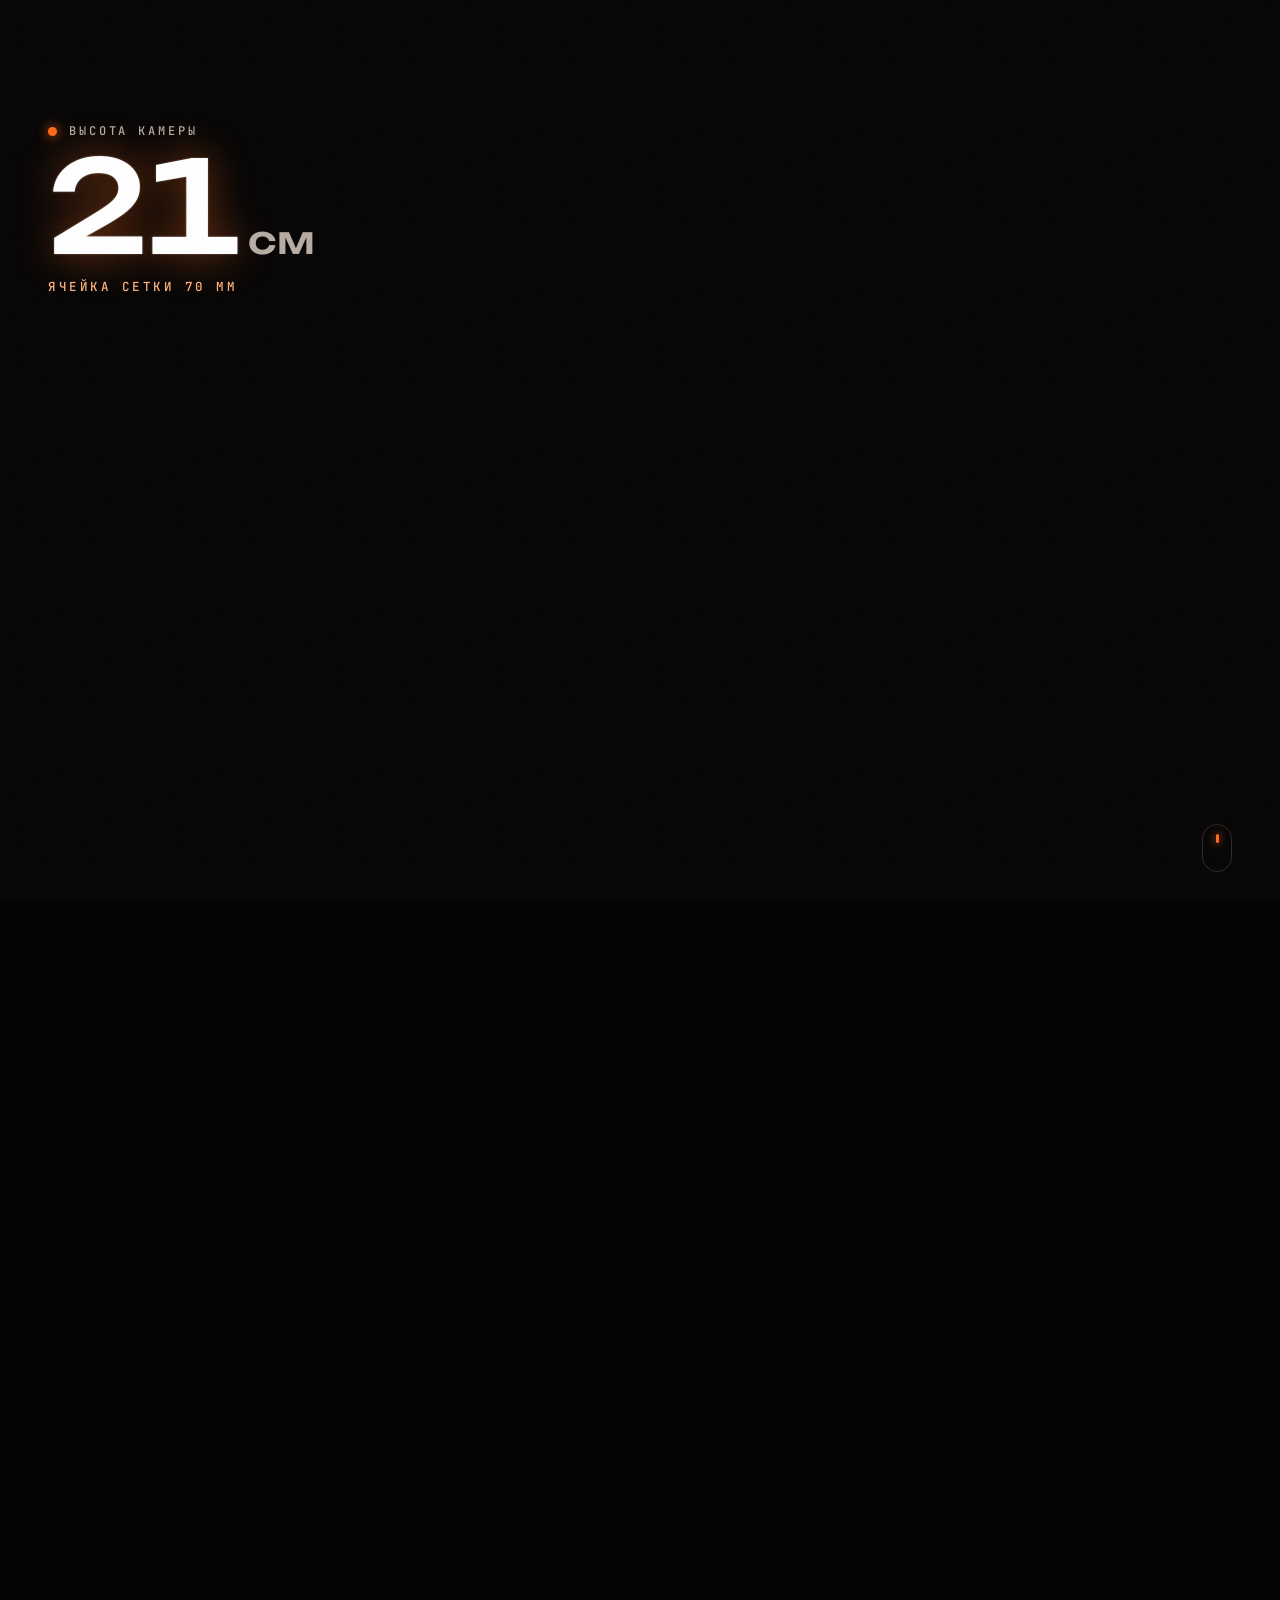
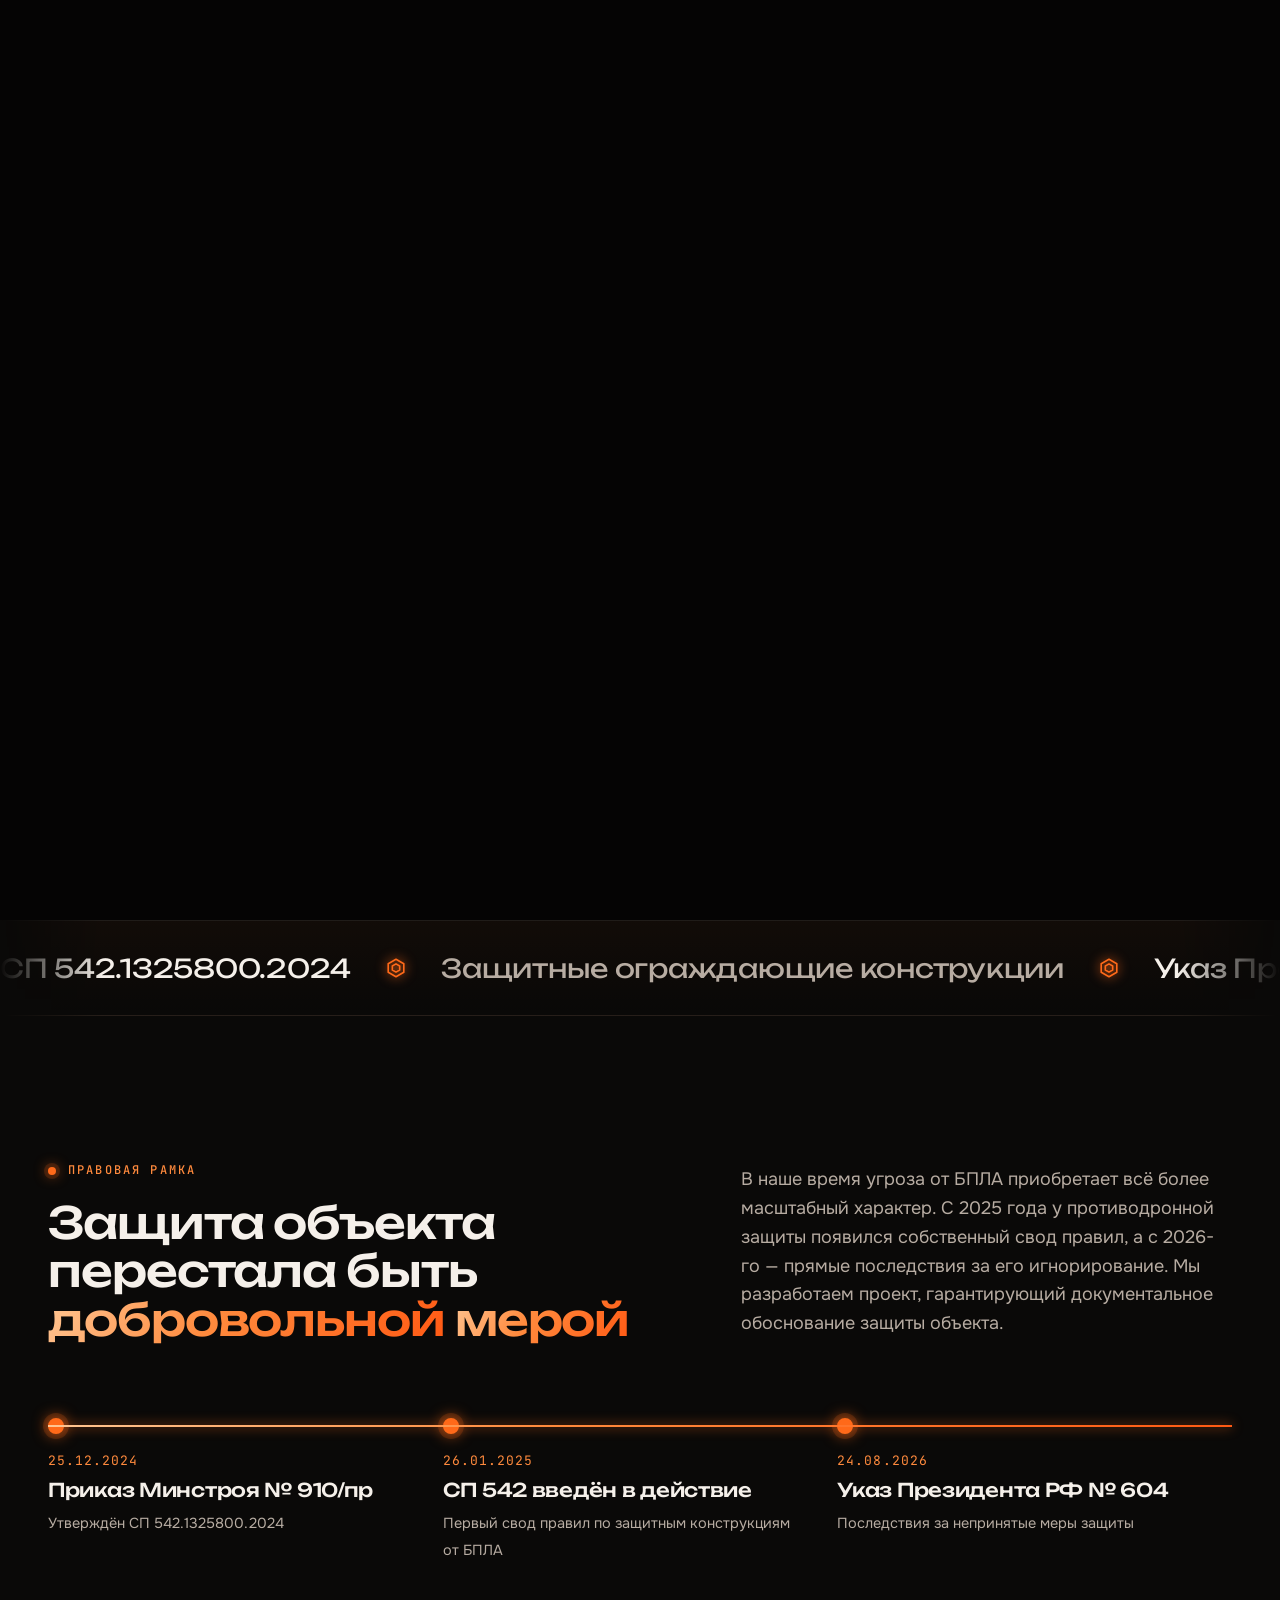
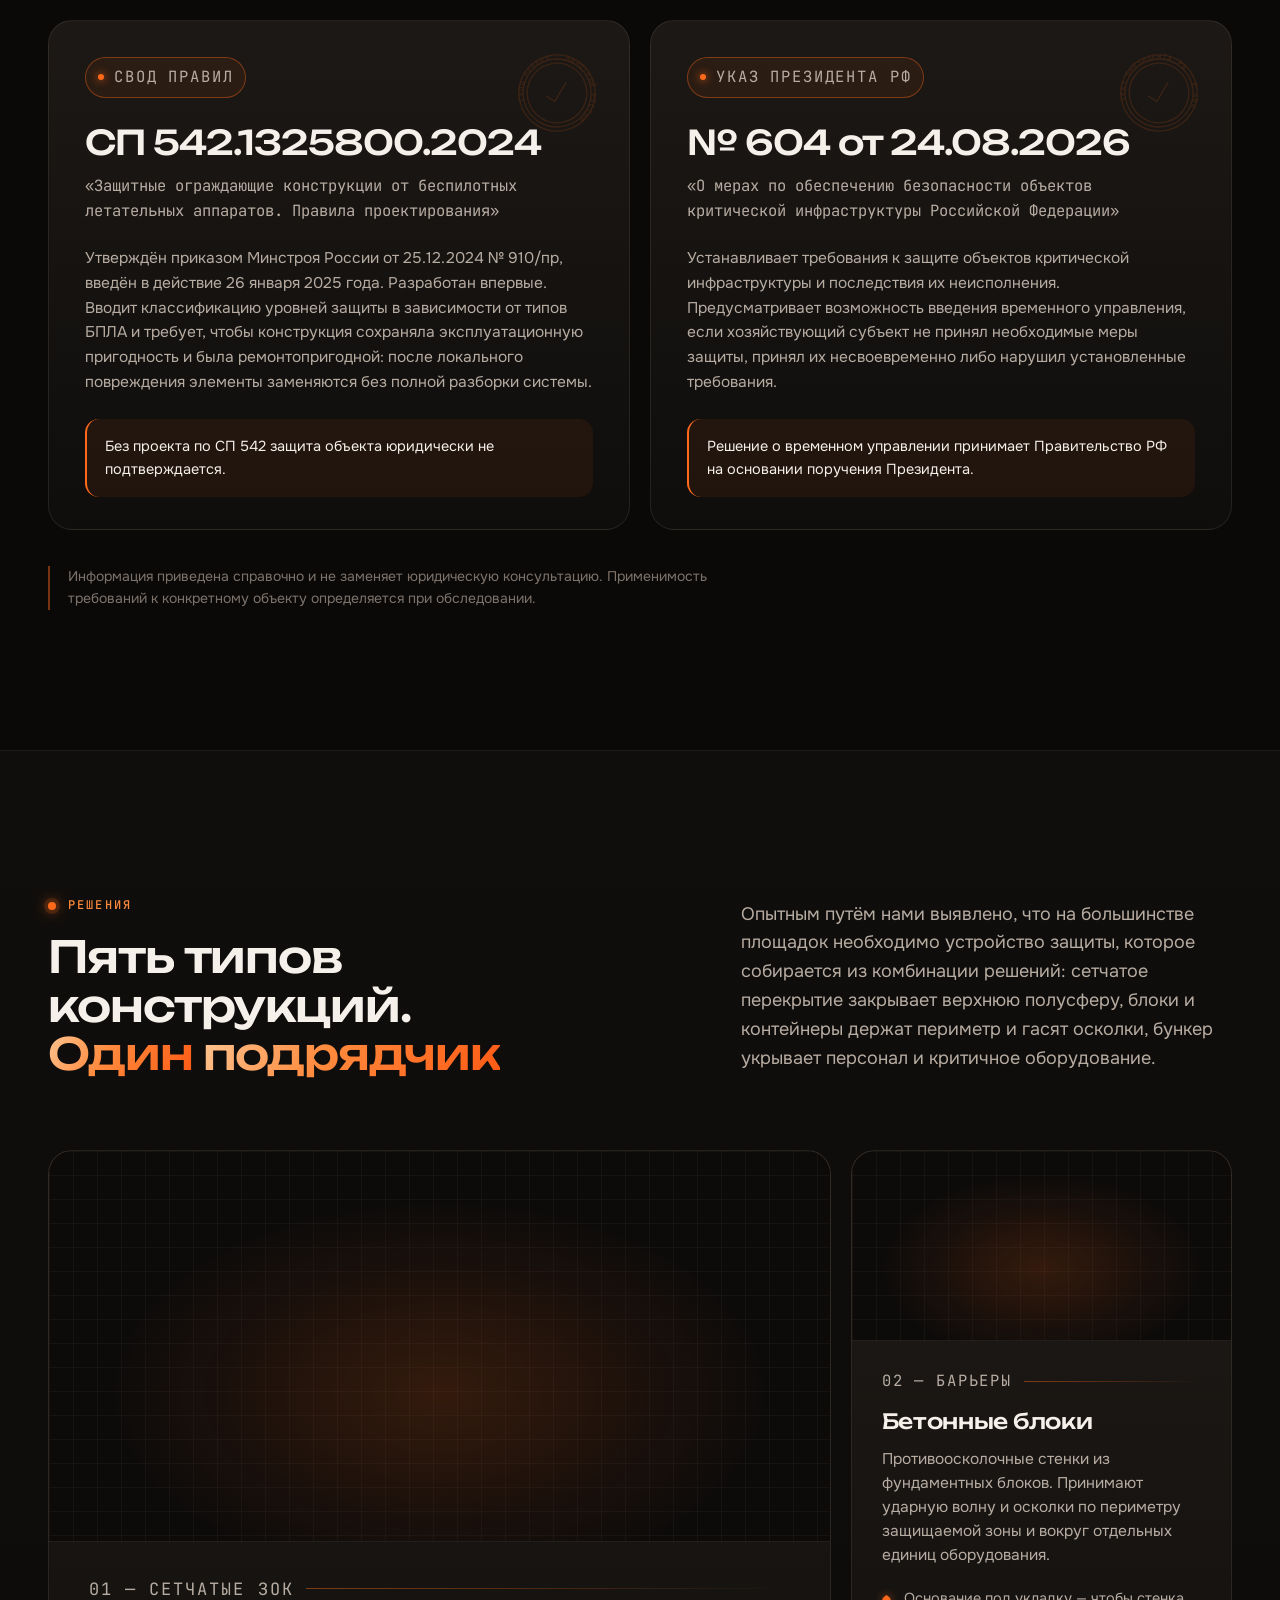
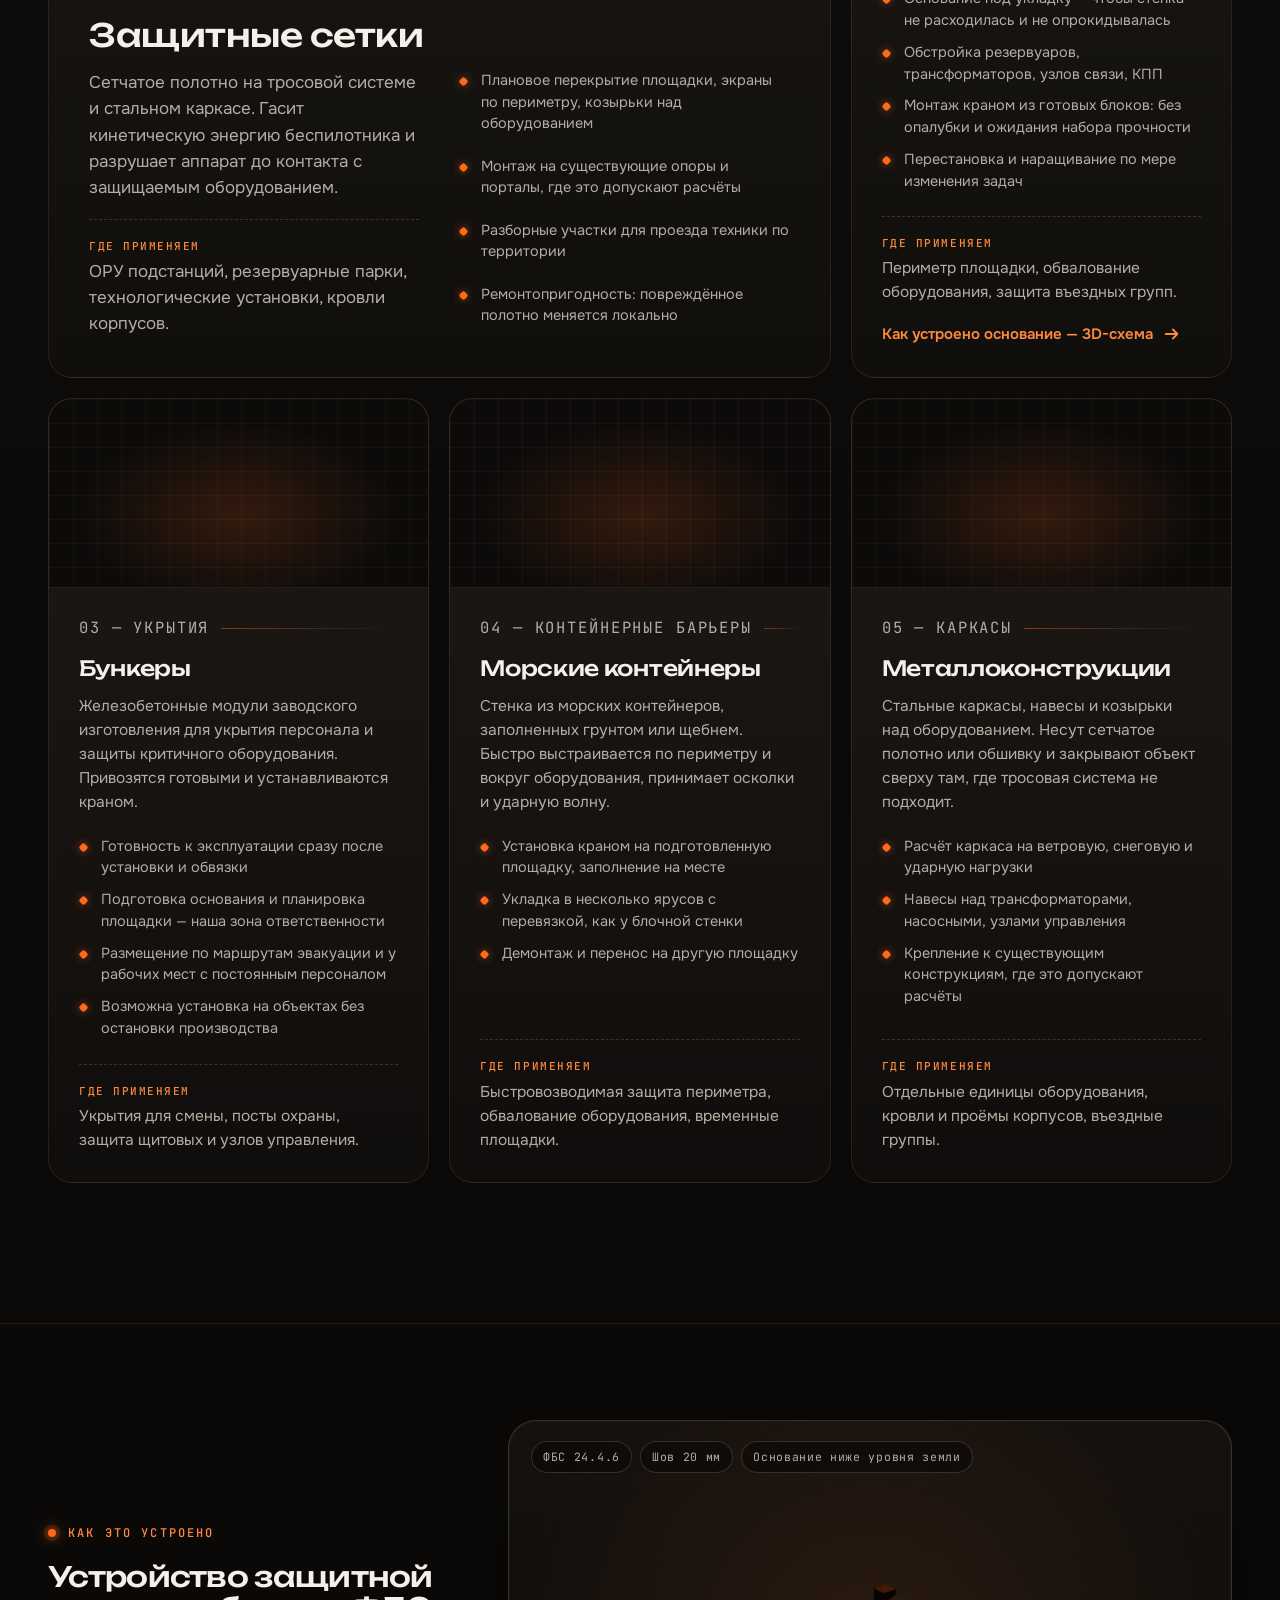
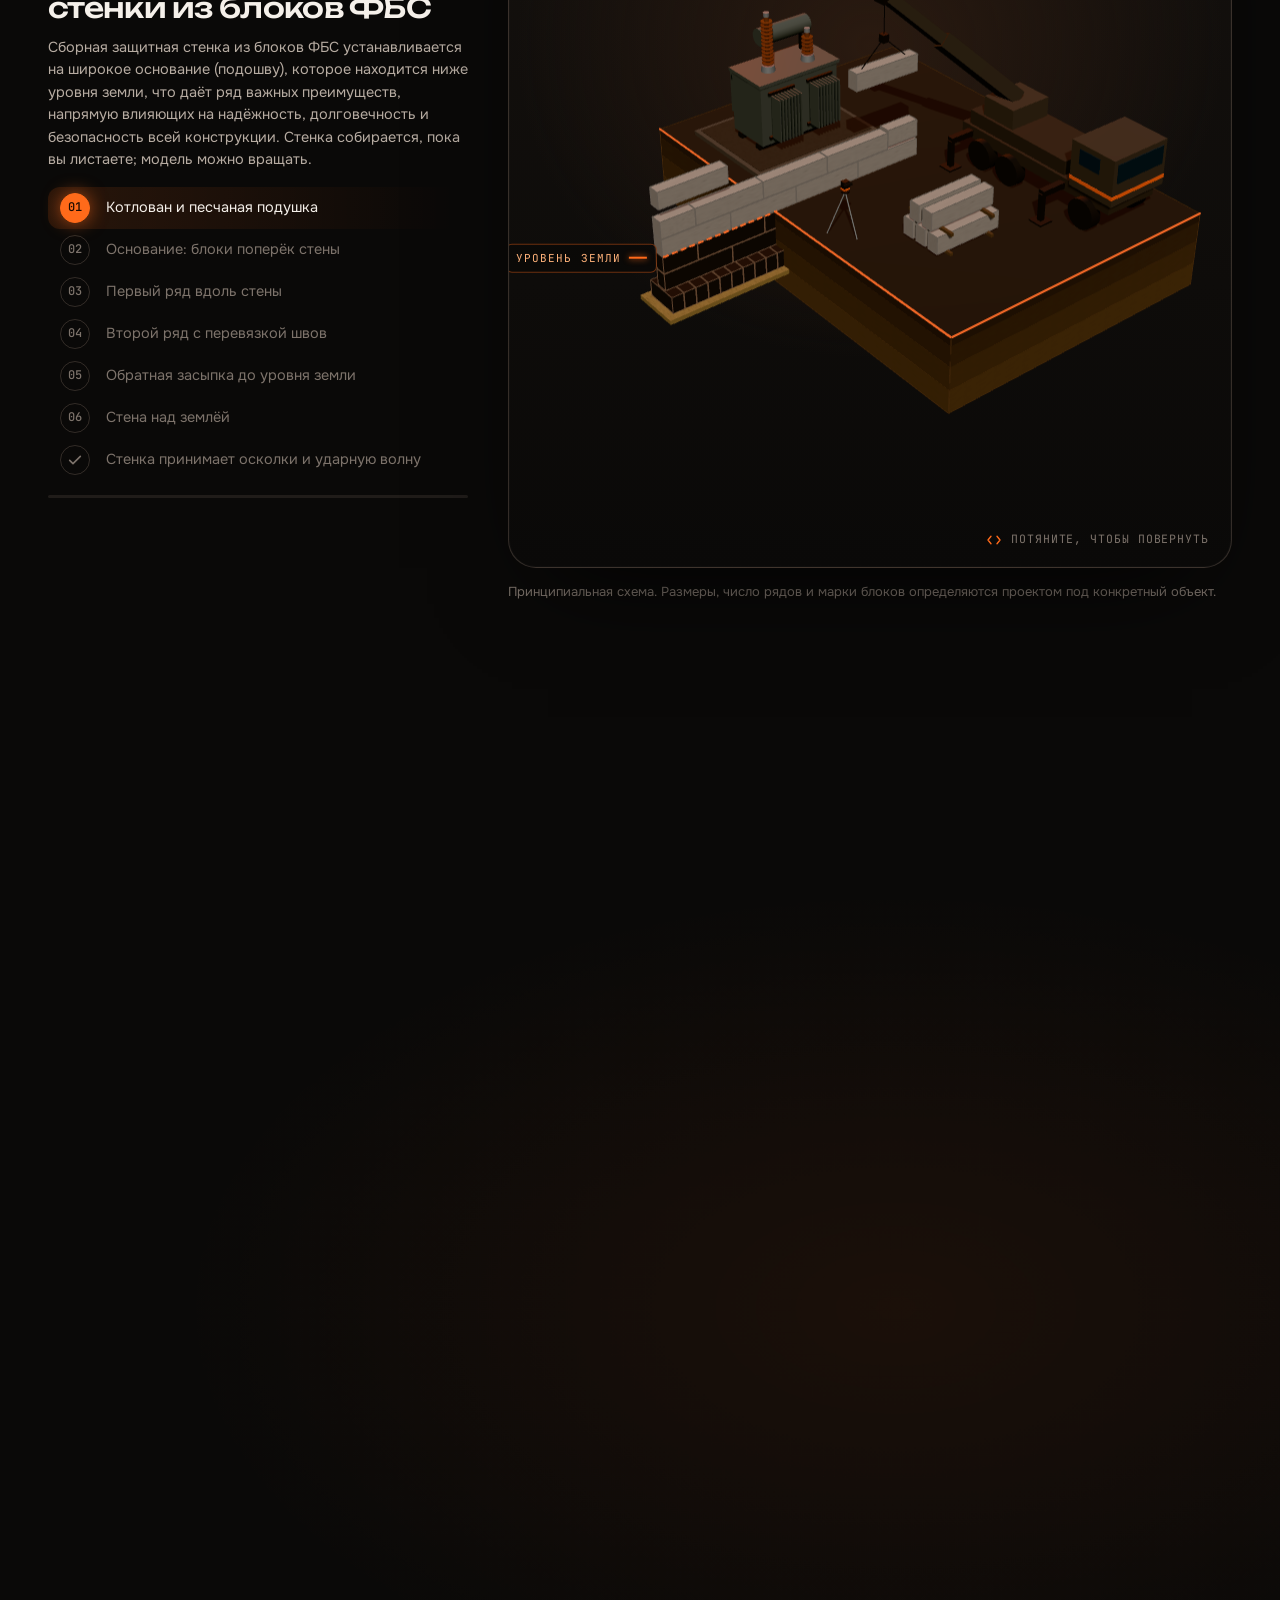
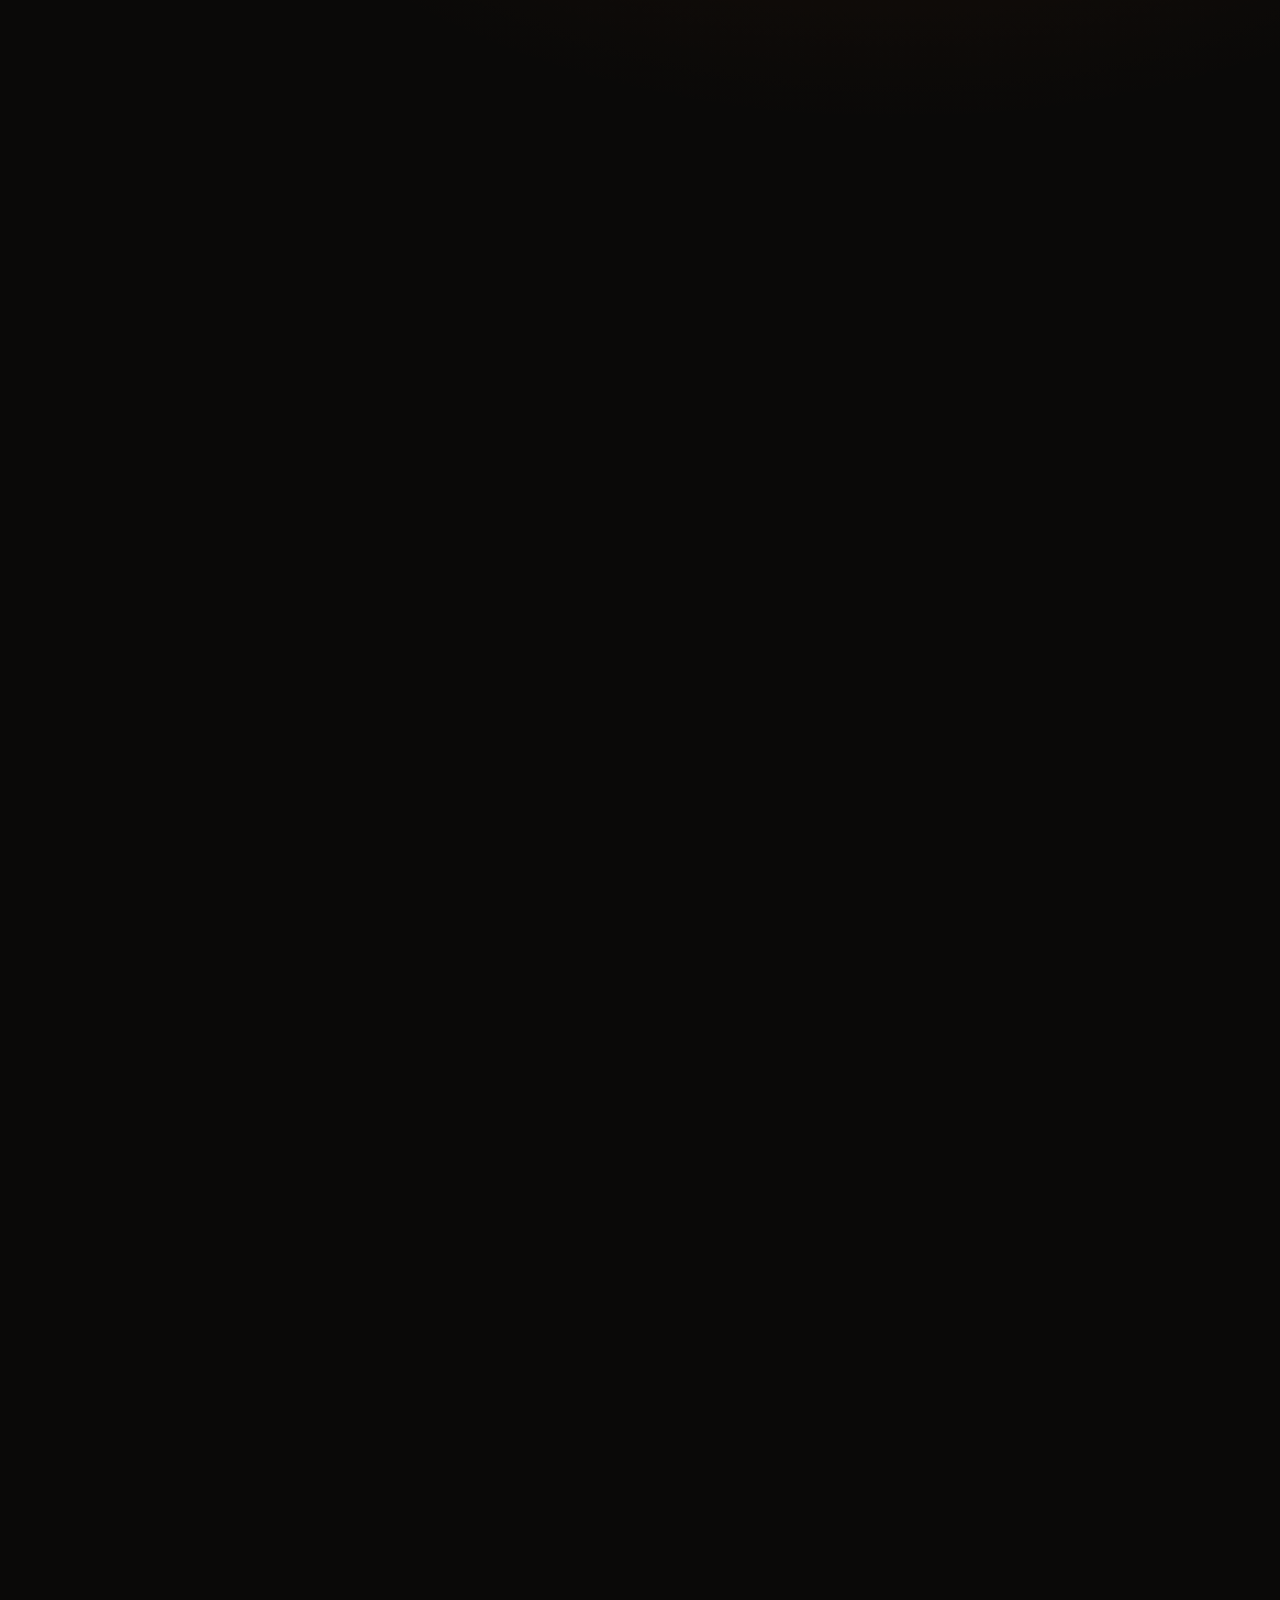
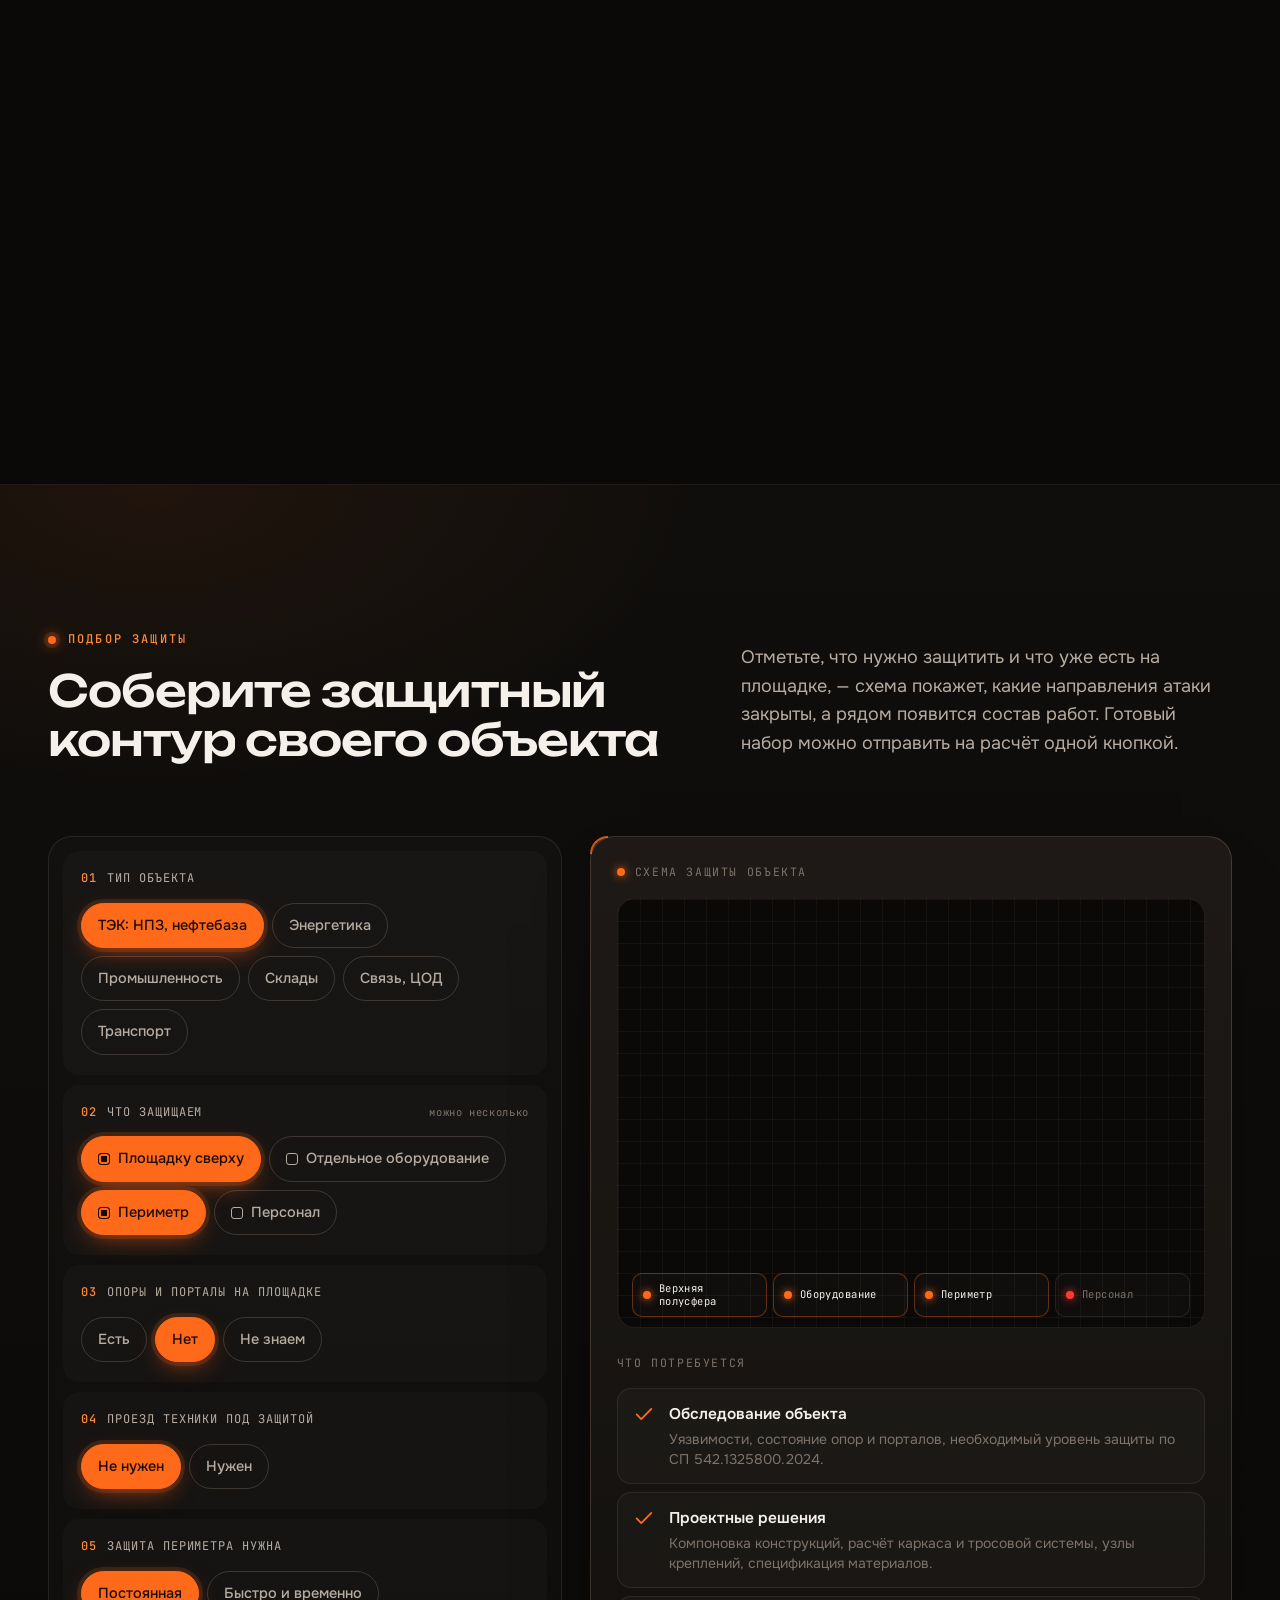
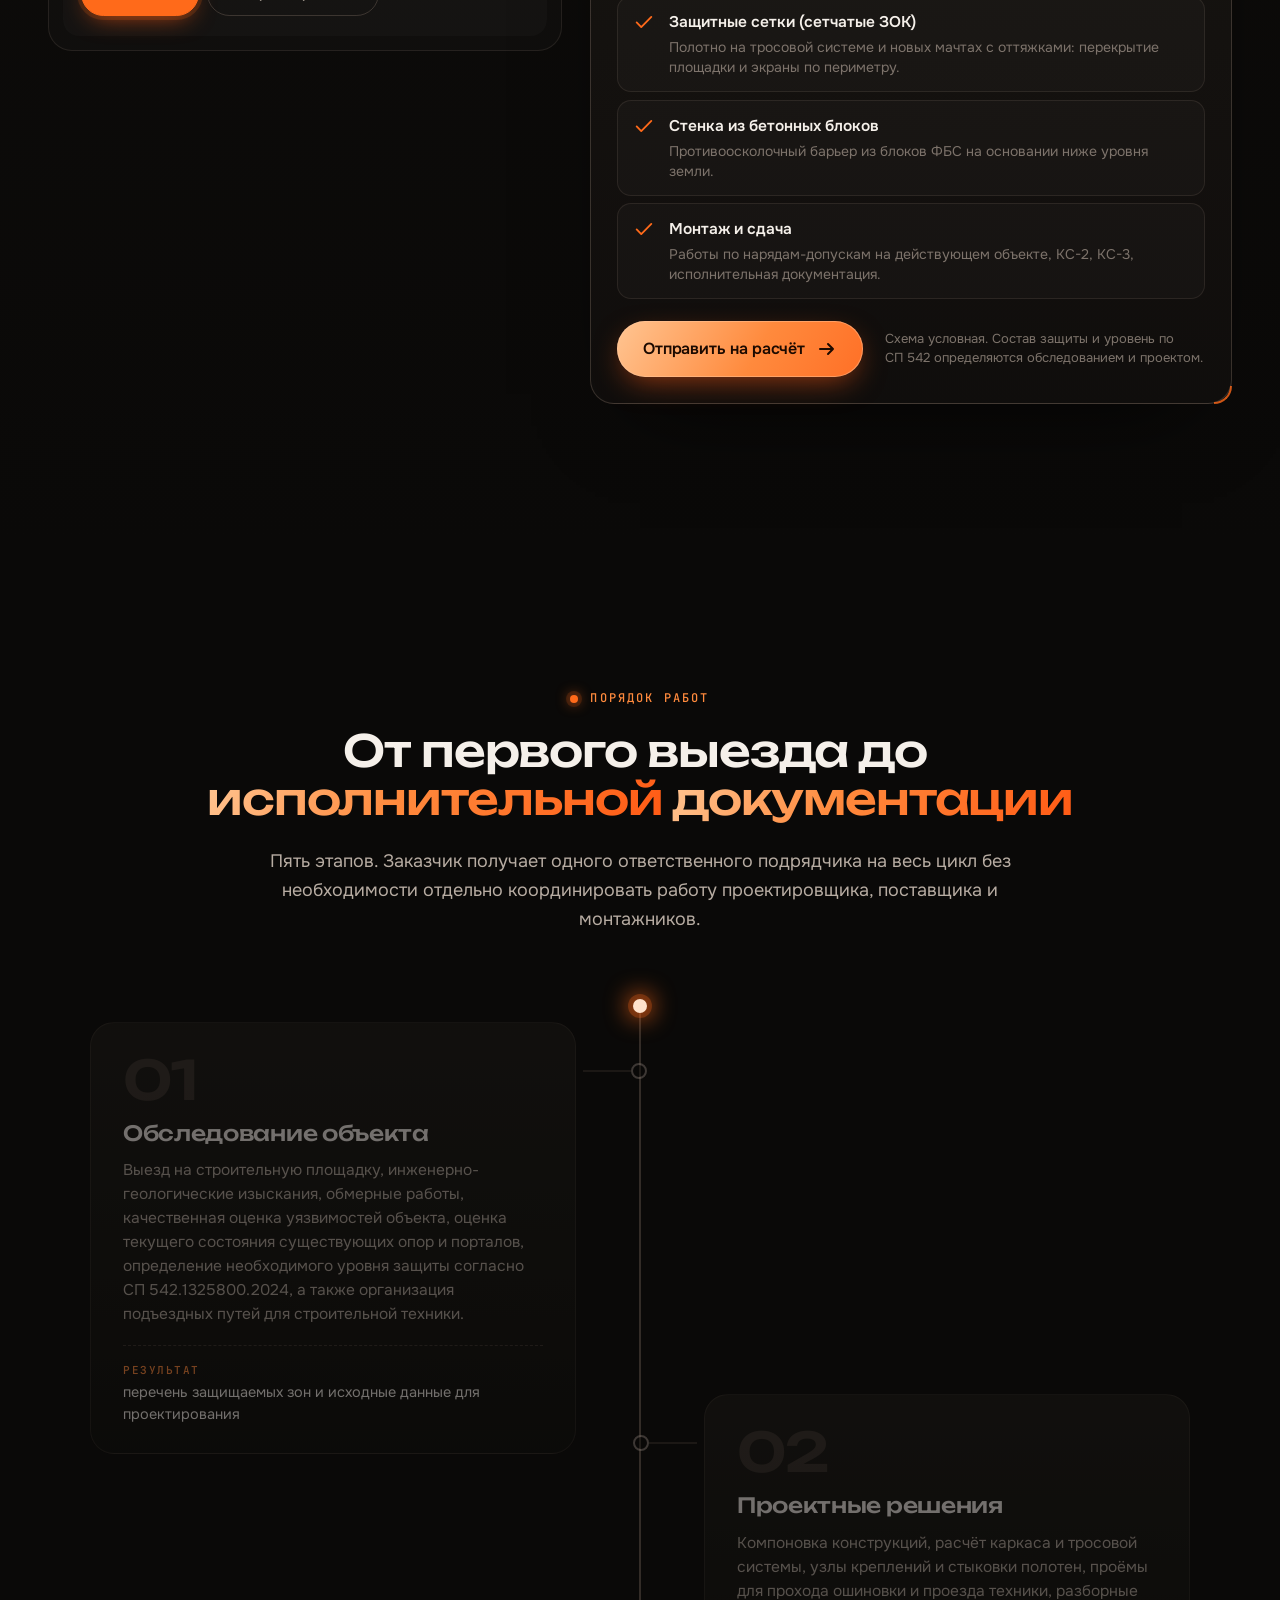
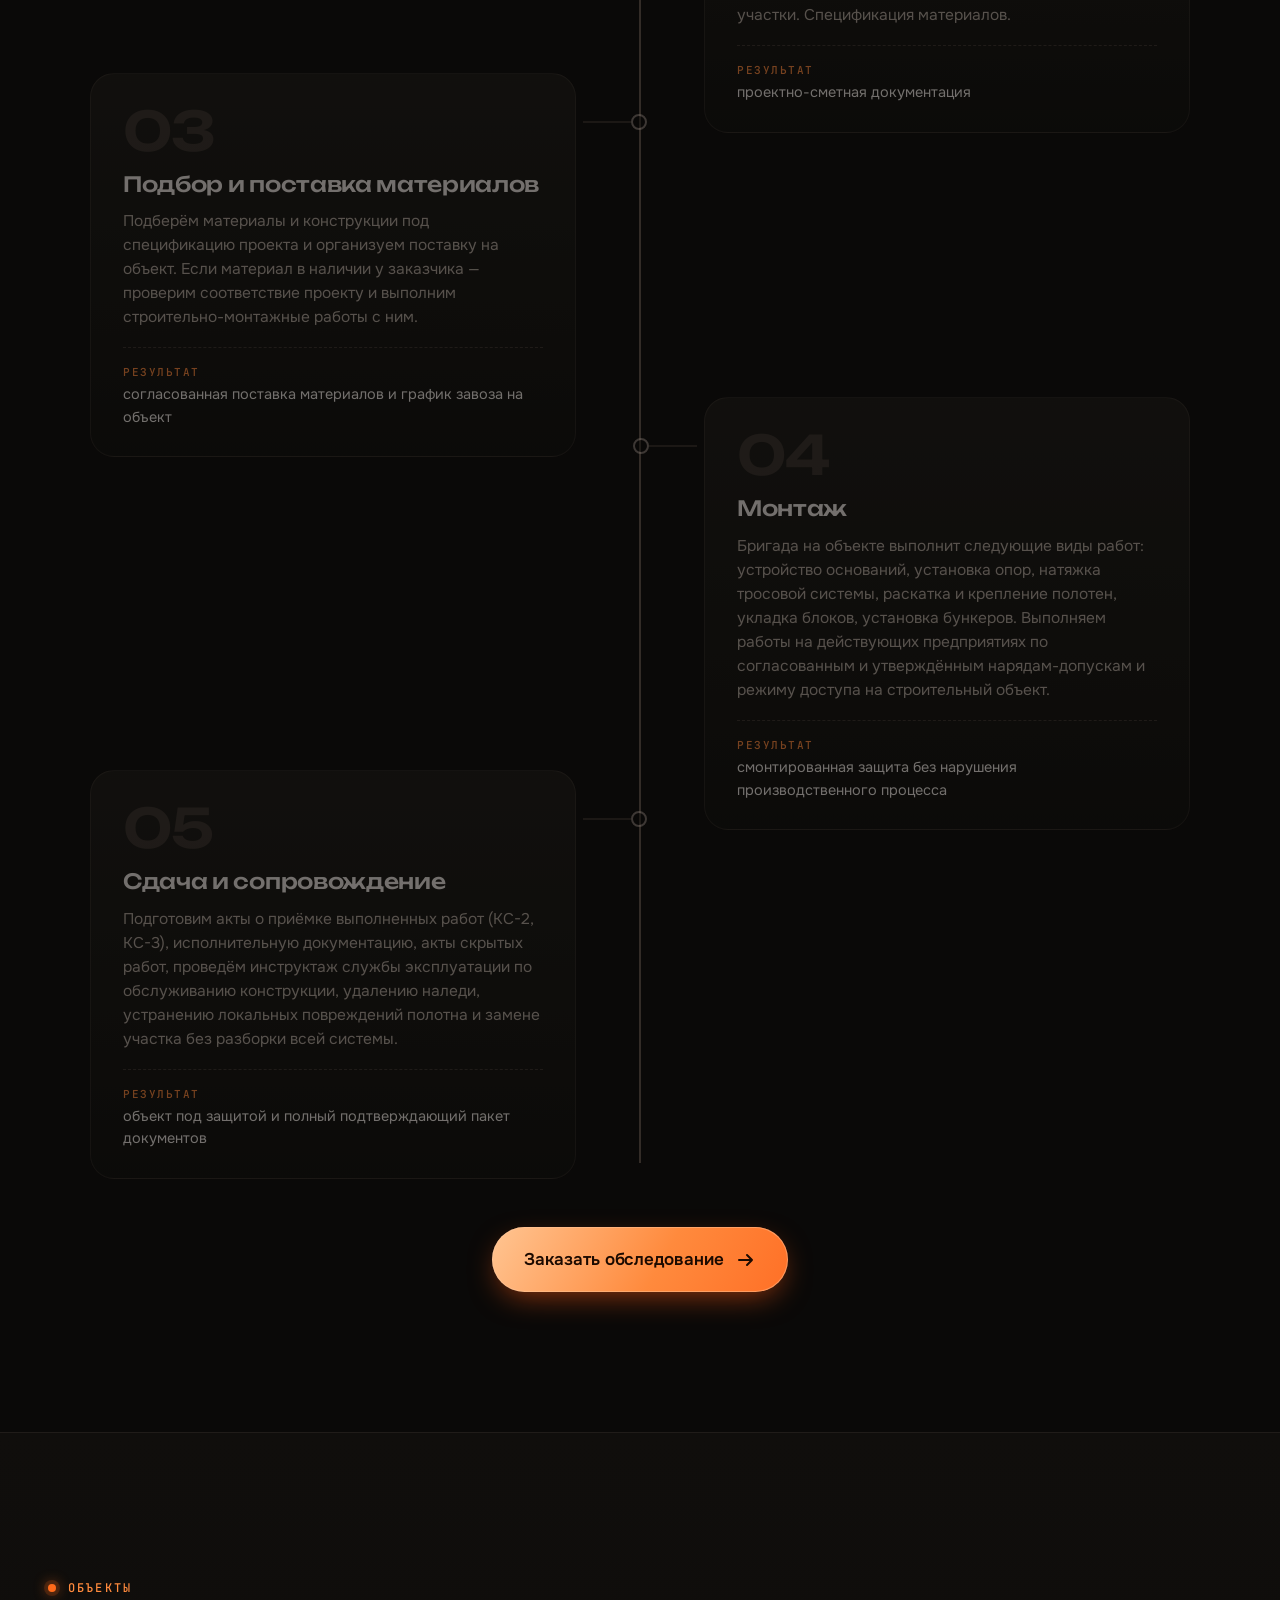
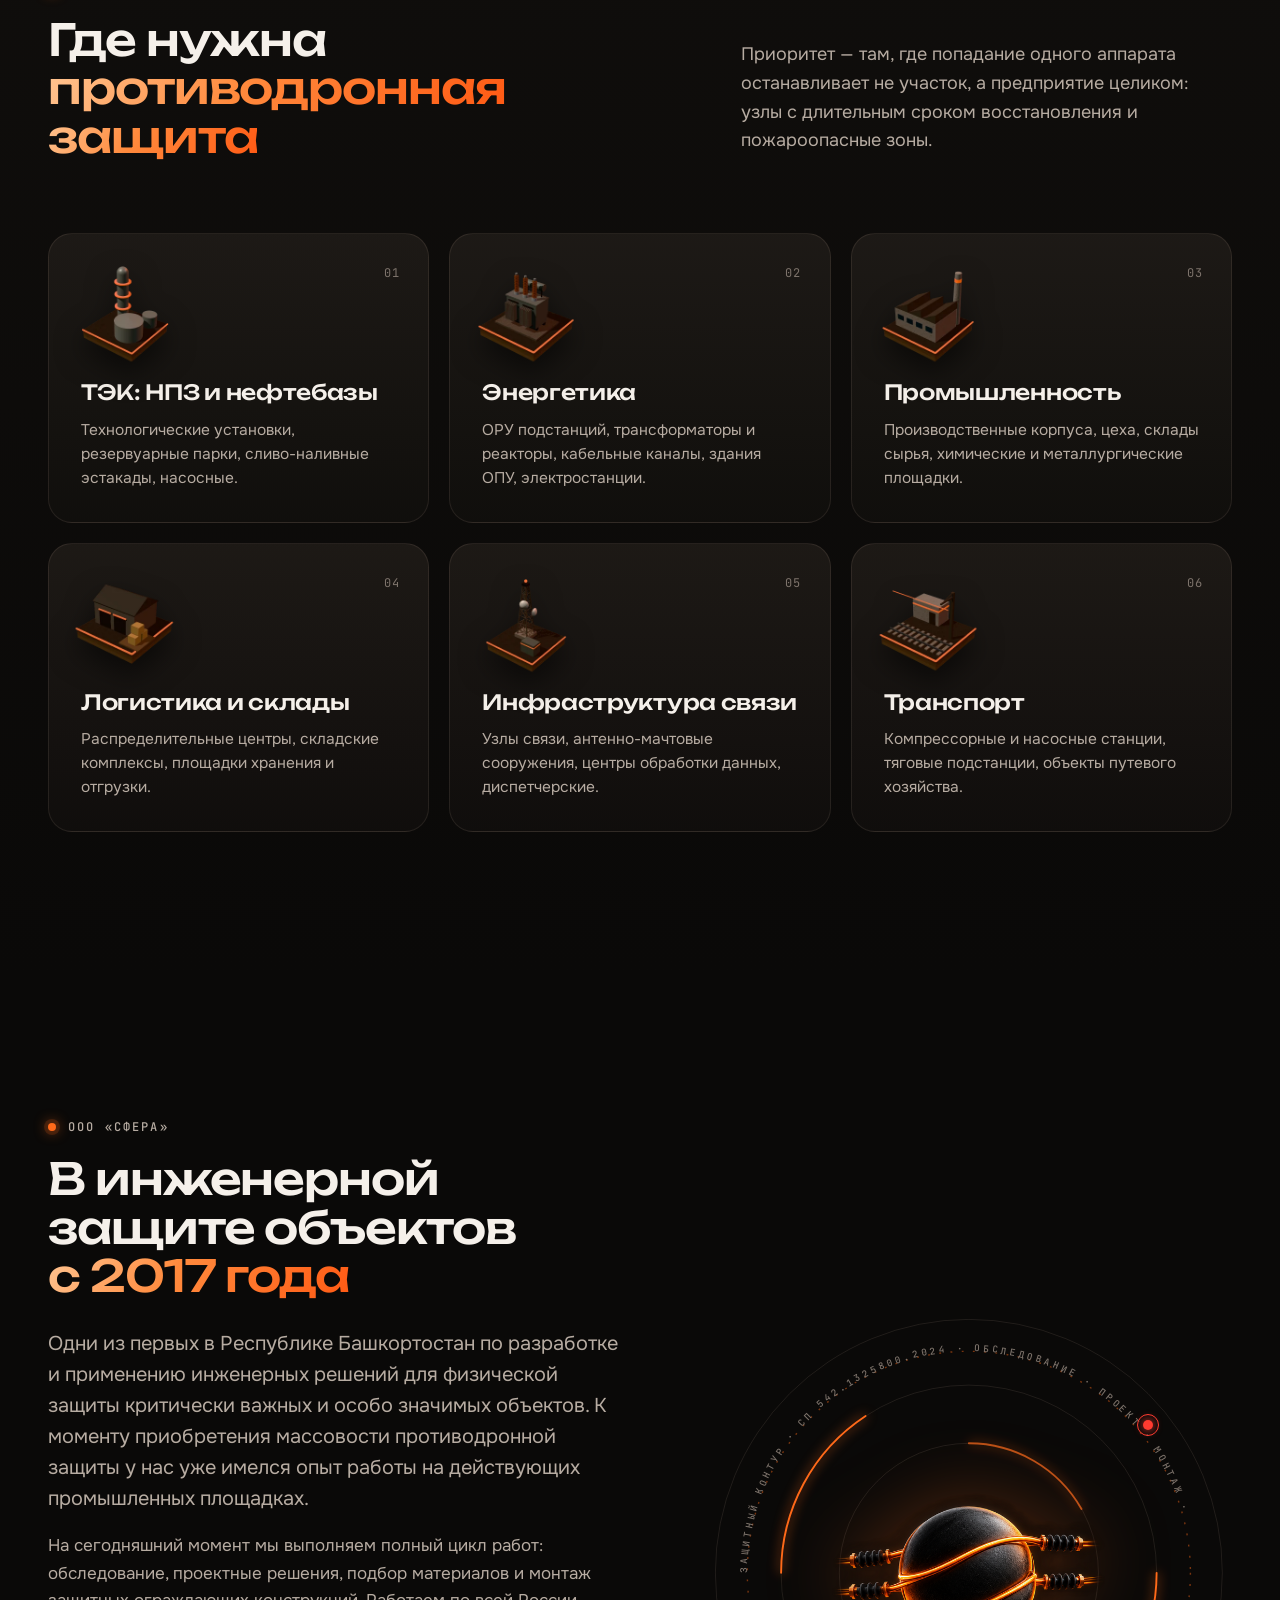
<file: index.html>
<!DOCTYPE html>
<html lang="ru" class="no-js">
<head>
<meta charset="utf-8">
<meta name="viewport" content="width=device-width, initial-scale=1">
<script>document.documentElement.className=document.documentElement.className.replace(/\bno-js\b/,"js");</script>

<!-- ============================================================
     SEO: базовые мета-теги. Реквизиты и домен меняет apply-config.sh
     ============================================================ -->
<title>Защита от БПЛА промышленных объектов — ЗОК под ключ | ООО «Сфера»</title>
<meta name="description" content="Противодронная защита промышленных и критически важных объектов: защитные сетки, бетонные блоки, бункеры. Обследование, проект по СП 542.1325800.2024, монтаж под ключ. Работаем с 2017 года.">
<meta name="keywords" content="защита от БПЛА, противодронная защита, защита от дронов, ЗОК, защитные ограждающие конструкции, сетка от БПЛА, антидроновая сетка, бункер от БПЛА, СП 542.1325800.2024, защита промышленных объектов, Уфа, Башкортостан">
<link rel="canonical" href="https://ualdrm-1.github.io/">
<meta name="robots" content="noindex, nofollow">
<meta name="geo.region" content="RU-BA">
<meta name="geo.placename" content="Уфа, Республика Башкортостан">
<meta name="author" content="ООО «Сфера»">
<meta name="theme-color" content="#0a0908">
<meta name="color-scheme" content="dark">

<!-- Подтверждение прав в вебмастерах: раскомментировать и вставить коды
     после регистрации в Яндекс.Вебмастере и Google Search Console
<meta name="yandex-verification" content="КОД_ИЗ_ЯНДЕКС_ВЕБМАСТЕРА">
<meta name="google-site-verification" content="КОД_ИЗ_SEARCH_CONSOLE">
-->

<!-- Open Graph -->
<meta property="og:type" content="website">
<meta property="og:locale" content="ru_RU">
<meta property="og:site_name" content="Защита от БПЛА — ООО «Сфера»">
<meta property="og:title" content="Защита от БПЛА промышленных объектов — ЗОК под ключ">
<meta property="og:description" content="Комплекс строительных мероприятий по противодронной защите: защитные сетки, блоки, бункеры. Обследование, проект, монтаж. С 2017 года.">
<meta property="og:url" content="https://ualdrm-1.github.io/">
<meta property="og:image" content="https://ualdrm-1.github.io/assets/img/og-cover.jpg">
<meta property="og:image:width" content="1200">
<meta property="og:image:height" content="630">
<meta property="og:image:alt" content="Защитная сетчатая конструкция от БПЛА над промышленным объектом">

<!-- Twitter / X -->
<meta name="twitter:card" content="summary_large_image">
<meta name="twitter:title" content="Защита от БПЛА промышленных объектов — ЗОК под ключ">
<meta name="twitter:description" content="Противодронная защита: сетки, блоки, бункеры. Обследование, проект по СП 542, монтаж под ключ.">
<meta name="twitter:image" content="https://ualdrm-1.github.io/assets/img/og-cover.jpg">

<link rel="icon" href="/assets/img/favicon.png?v=4" type="image/png">
<link rel="apple-touch-icon" href="/assets/img/apple-touch-icon.png?v=2">
<link rel="manifest" href="/site.webmanifest">

<link rel="preconnect" href="https://fonts.googleapis.com">
<link rel="preconnect" href="https://fonts.gstatic.com" crossorigin>
<link rel="stylesheet" href="https://fonts.googleapis.com/css2?family=Unbounded:wght@400;500;600;700&family=Onest:wght@400;500;600;700&family=JetBrains+Mono:wght@400;500;600&display=swap">
<link rel="stylesheet" href="/assets/css/style.css?v=f301db03">
</head>

<body>
<a class="skip-link" href="#main">Перейти к содержимому</a>

<!-- Глобальные SVG-определения: гексагональный паттерн сетки (двойное кручение), значки -->
<svg class="svg-defs" aria-hidden="true" focusable="false"><defs>
  <pattern id="hexmesh" width="56" height="100" patternUnits="userSpaceOnUse" patternTransform="scale(.34)">
    <path d="M28 66 0 50V16L28 0l28 16v34L28 66v34" fill="none" stroke="var(--mesh)" stroke-width="4.2"/>
    <path d="M28 0v34L0 50v34l28 16 28-16V50L28 34" fill="none" stroke="var(--mesh)" stroke-width="4.2"/>
  </pattern>
  <symbol id="ic-arrow" viewBox="0 0 20 20"><path d="M3 10h13M11 5l5 5-5 5" fill="none" stroke-linecap="round" stroke-linejoin="round"/></symbol>
  <symbol id="ic-hex" viewBox="0 0 24 24"><path d="M12 2.5 20.5 7.3v9.4L12 21.5 3.5 16.7V7.3z" stroke-linejoin="round"/><path d="M12 7.5 16 9.8v4.4L12 16.5 8 14.2V9.8z" stroke-linejoin="round"/></symbol>
  <symbol id="ic-check" viewBox="0 0 24 24"><path d="m4 12.5 5 5L20 6.5" stroke-linecap="round" stroke-linejoin="round"/></symbol>
</defs></svg>

<div class="cursor-glow" id="cursorGlow" aria-hidden="true"></div>

<!-- ============================== ШАПКА ============================== -->
<header class="hdr" id="hdr">
  <div class="hdr__bar">
    <a class="logo" href="/" aria-label="Защита от БПЛА — ООО «Сфера», на главную">
      <img class="logo__mark" src="/assets/img/logo.webp?v=2" width="75" height="44" alt="">
      <span class="logo__txt">
        <b>Защита&nbsp;от&nbsp;БПЛА</b>
        <i>ООО «Сфера» · с 2017 года</i>
      </span>
    </a>

    <nav class="nav" id="siteNav" aria-label="Разделы страницы">
      <a href="#solutions">Решения</a>
      <a href="#norms">Нормативы</a>
      <a href="#wall">Устройство стенки</a>
      <a href="#cfg-sec">Подбор защиты</a>
      <a href="#process">Этапы</a>
      <a href="#price">Цена</a>
      <a href="#faq">Вопросы</a>
      <div class="nav__extra">
        <a class="nav__tel" href="tel:+79093474444">+7-909-347-4444</a>
        <a class="nav__tel" href="tel:+79273411211">+7 927 341 12 11</a>
        <a class="nav__tel" href="tel:+79638929057">+7 963 892 90 57</a>
        <a class="btn btn--lg" href="#request">Оставить заявку</a>
      </div>
    </nav>

    <div class="hdr__cta">
      <a class="tel" href="tel:+79093474444"><span class="led" aria-hidden="true"></span>+7-909-347-4444</a>
      <a class="btn btn--sm" href="#request" data-magnetic>Оставить заявку</a>
    </div>

    <button class="burger" id="burger" type="button" aria-label="Открыть меню" aria-expanded="false" aria-controls="siteNav">
      <span></span><span></span>
    </button>
  </div>
  <div class="hdr__progress" id="hdrProgress" aria-hidden="true"></div>
</header>

<main id="main">

<!-- ============================== ГЕРОЙ ============================== -->
<section class="hero" id="top" data-scene="zoom">
  <!-- сцена прилипает к экрану, пока прокрутка отматывает время (assets/js/hero-rewind.js) -->
  <div class="hero__pin">
    <div class="hero__stage" id="heroStage">
      <!-- статичная картинка на случай, если WebGL недоступен -->
      <img class="hero__still" src="/assets/img/hero-still.webp" alt="" width="1600" height="900" decoding="async" fetchpriority="high">
    </div>
    <div class="hero__veil" aria-hidden="true"></div>
    <div class="hero__scan" aria-hidden="true"></div>
    <div class="rw" aria-hidden="true">
      <p class="rw__k"><span class="rw__rec"></span>Время после удара</p>
      <p class="rw__clock" id="rwClock">+0,120<small>&nbsp;с</small></p>
      <p class="rw__state" id="rwState">Кадр остановлен</p>
    </div>
    <p class="rw-hint" aria-hidden="true"><span class="rw-hint__wheel"></span>Прокрутите — отмотайте время назад</p>
  </div>

  <div class="hero__front">
    <div class="container hero__inner">
      <div class="hero__copy">
        <p class="eyebrow reveal">Противодронная защита · СП&nbsp;542.1325800.2024</p>
        <h1 class="split">
          Комплекс строительных мероприятий по&nbsp;защите от&nbsp;<span class="u-accent">БПЛА</span>
          для промышленных и&nbsp;критически важных объектов
        </h1>
        <p class="lead reveal" data-reveal-delay="3">
          Обследование объекта, разработка проектных решений согласно
          СП&nbsp;542.1325800.2024, подбор материалов, монтаж защитных ограждающих конструкций:
          сетчатых перекрытий, стенок из блоков и морских контейнеров, металлокаркасов
          и железобетонных бункеров — одним исполнителем.
        </p>
        <div class="hero__actions reveal" data-reveal-delay="4">
          <a class="btn btn--lg" href="#request" data-magnetic>Рассчитать защиту объекта <svg class="btn__ic" aria-hidden="true"><use href="#ic-arrow"/></svg></a>
          <a class="btn btn--ghost btn--lg" href="#cfg-sec">Подобрать защиту</a>
        </div>
  </div>
    </div>

    <div class="container hero__foot">
      <dl class="hero__stats reveal" data-reveal-delay="6">
        <div><dt>с <span class="counter" data-to="2017" data-plain="1">2017</span></dt><dd>года в инженерной защите объектов</dd></div>
        <div><dt><span class="counter" data-to="5">5</span> типов</dt><dd>конструкций: сетки, блоки, контейнеры, каркасы, бункеры</dd></div>
        <div><dt>Одни из первых</dt><dd>в Республике Башкортостан</dd></div>
        <div><dt>Вся Россия</dt><dd>обследование, проект и монтаж на объектах</dd></div>
      </dl>
      <a class="hero__scroll" href="#norms" aria-label="К нормативной базе"><span></span></a>
    </div>
  </div>
</section>

<!-- ============================== БЕГУЩАЯ СТРОКА ============================== -->
<div class="ticker" aria-hidden="true">
  <div class="ticker__track">
    <div class="ticker__row">
      <span>СП 542.1325800.2024</span><svg><use href="#ic-hex"/></svg>
      <span>Защитные ограждающие конструкции</span><svg><use href="#ic-hex"/></svg>
      <span>Указ Президента РФ № 604</span><svg><use href="#ic-hex"/></svg>
      <span>НПЗ и нефтебазы</span><svg><use href="#ic-hex"/></svg>
      <span>Подстанции и ОРУ</span><svg><use href="#ic-hex"/></svg>
      <span>Резервуарные парки</span><svg><use href="#ic-hex"/></svg>
      <span>Склады и логистика</span><svg><use href="#ic-hex"/></svg>
      <span>Монтаж на действующих объектах</span><svg><use href="#ic-hex"/></svg>
    </div>
    <div class="ticker__row">
      <span>СП 542.1325800.2024</span><svg><use href="#ic-hex"/></svg>
      <span>Защитные ограждающие конструкции</span><svg><use href="#ic-hex"/></svg>
      <span>Указ Президента РФ № 604</span><svg><use href="#ic-hex"/></svg>
      <span>НПЗ и нефтебазы</span><svg><use href="#ic-hex"/></svg>
      <span>Подстанции и ОРУ</span><svg><use href="#ic-hex"/></svg>
      <span>Резервуарные парки</span><svg><use href="#ic-hex"/></svg>
      <span>Склады и логистика</span><svg><use href="#ic-hex"/></svg>
      <span>Монтаж на действующих объектах</span><svg><use href="#ic-hex"/></svg>
    </div>
  </div>
</div>

<!-- ============================== НОРМАТИВНАЯ БАЗА ============================== -->
<section class="sec" id="norms">
  <div class="container">
    <header class="sec__head sec__head--split">
      <div>
        <p class="eyebrow reveal">Правовая рамка</p>
        <h2 class="split">Защита объекта перестала быть <span class="u-accent">добровольной мерой</span></h2>
      </div>
      <p class="sec__sub reveal" data-reveal-delay="2">
        В наше время угроза от БПЛА приобретает всё более масштабный характер. С 2025 года
        у противодронной защиты появился собственный свод правил, а с 2026-го — прямые
        последствия за его игнорирование. Мы разработаем проект, гарантирующий документальное
        обоснование защиты объекта.
      </p>
    </header>

    <ol class="tline reveal" aria-label="Хронология">
      <li><time datetime="2024-12-25">25.12.2024</time><b>Приказ Минстроя №&nbsp;910/пр</b><span>Утверждён СП&nbsp;542.1325800.2024</span></li>
      <li><time datetime="2025-01-26">26.01.2025</time><b>СП&nbsp;542 введён в&nbsp;действие</b><span>Первый свод правил по&nbsp;защитным конструкциям от&nbsp;БПЛА</span></li>
      <li><time datetime="2026-08-24">24.08.2026</time><b>Указ Президента РФ №&nbsp;604</b><span>Последствия за&nbsp;непринятые меры защиты</span></li>
    </ol>

    <div class="norms">
      <article class="norm fx reveal">
        <svg class="norm__stamp" viewBox="0 0 100 100" aria-hidden="true">
          <circle cx="50" cy="50" r="46"/><circle cx="50" cy="50" r="36"/>
          <path id="stampArc1" d="M50 50m-41 0a41 41 0 1 1 82 0a41 41 0 1 1-82 0"/>
          <text><textPath href="#stampArc1">СВОД ПРАВИЛ · МИНСТРОЙ РОССИИ ·</textPath></text>
          <path d="M36 50l9 9 19-19"/>
        </svg>
        <p class="norm__tag">Свод правил</p>
        <h3>СП 542.1325800.2024</h3>
        <p class="norm__name">«Защитные ограждающие конструкции от беспилотных летательных аппаратов. Правила проектирования»</p>
        <p>
          Утверждён приказом Минстроя России от 25.12.2024 №&nbsp;910/пр, введён в действие
          26&nbsp;января 2025&nbsp;года. Разработан впервые. Вводит классификацию уровней защиты
          в зависимости от типов БПЛА и требует, чтобы конструкция сохраняла эксплуатационную
          пригодность и была ремонтопригодной: после локального повреждения элементы
          заменяются без полной разборки системы.
        </p>
        <p class="norm__note">Без проекта по СП&nbsp;542 защита объекта юридически не подтверждается.</p>
      </article>

      <article class="norm fx reveal" data-reveal-delay="1">
        <svg class="norm__stamp" viewBox="0 0 100 100" aria-hidden="true">
          <circle cx="50" cy="50" r="46"/><circle cx="50" cy="50" r="36"/>
          <path id="stampArc2" d="M50 50m-41 0a41 41 0 1 1 82 0a41 41 0 1 1-82 0"/>
          <text><textPath href="#stampArc2">УКАЗ ПРЕЗИДЕНТА РФ · № 604 ·</textPath></text>
          <path d="M36 50l9 9 19-19"/>
        </svg>
        <p class="norm__tag">Указ Президента РФ</p>
        <h3>№ 604 от 24.08.2026</h3>
        <p class="norm__name">«О мерах по обеспечению безопасности объектов критической инфраструктуры Российской Федерации»</p>
        <p>
          Устанавливает требования к защите объектов критической инфраструктуры и последствия
          их неисполнения. Предусматривает возможность введения временного управления, если
          хозяйствующий субъект не принял необходимые меры защиты, принял их несвоевременно
          либо нарушил установленные требования.
        </p>
        <p class="norm__note">Решение о временном управлении принимает Правительство РФ на основании поручения Президента.</p>
      </article>
    </div>

    <p class="norms__disclaimer reveal">
      Информация приведена справочно и не заменяет юридическую консультацию.
      Применимость требований к конкретному объекту определяется при обследовании.
    </p>
  </div>
</section>

<!-- ============================== РЕШЕНИЯ ============================== -->
<section class="sec sec--tint" id="solutions">
  <div class="container">
    <header class="sec__head sec__head--split">
      <div>
        <p class="eyebrow reveal">Решения</p>
        <h2 class="split">Пять типов конструкций. <span class="u-accent">Один подрядчик</span></h2>
      </div>
      <p class="sec__sub reveal" data-reveal-delay="2">
        Опытным путём нами выявлено, что на большинстве площадок необходимо устройство защиты,
        которое собирается из комбинации решений: сетчатое перекрытие закрывает верхнюю
        полусферу, блоки и контейнеры держат периметр и гасят осколки, бункер укрывает
        персонал и критичное оборудование.
      </p>
    </header>

    <div class="bento">
      <!-- СЕТКИ -->
      <article class="sol sol--big fx reveal">
        <div class="sol__art">
          <img class="sol__img" src="/assets/img/sol-net.webp" width="1600" height="800"
               alt="Сетчатая защитная ограждающая конструкция: решётчатые мачты с оттяжками, несущие тросы и сетчатое полотно над резервуарным парком" loading="lazy" decoding="async">
          <span class="sol-hit" aria-hidden="true"></span>
          <img class="sol-uav" src="/assets/img/sol-uav.webp" width="160" height="160" alt="" loading="lazy" decoding="async">
        </div>
        <div class="sol__body">
          <p class="sol__tag">01 — Сетчатые ЗОК</p>
          <h3>Защитные сетки</h3>
          <p>
            Сетчатое полотно на тросовой системе и стальном каркасе. Гасит кинетическую энергию
            беспилотника и разрушает аппарат до контакта с защищаемым оборудованием.
          </p>
          <ul class="ticks">
            <li>Плановое перекрытие площадки, экраны по периметру, козырьки над оборудованием</li>
            <li>Монтаж на существующие опоры и порталы, где это допускают расчёты</li>
            <li>Разборные участки для проезда техники по территории</li>
            <li>Ремонтопригодность: повреждённое полотно меняется локально</li>
          </ul>
          <p class="sol__use"><b>Где применяем</b>ОРУ подстанций, резервуарные парки, технологические установки, кровли корпусов.</p>
        </div>
      </article>

      <!-- БЛОКИ -->
      <article class="sol fx reveal" data-reveal-delay="1">
        <div class="sol__art">
          <img class="sol__img" src="/assets/img/sol-blocks.webp" width="960" height="480"
               alt="Противоосколочная стенка из бетонных блоков вокруг трансформатора; последний блок опускается краном" loading="lazy" decoding="async">
        </div>
        <div class="sol__body">
          <p class="sol__tag">02 — Барьеры</p>
          <h3>Бетонные блоки</h3>
          <p>
            Противоосколочные стенки из фундаментных блоков. Принимают ударную волну и осколки
            по периметру защищаемой зоны и вокруг отдельных единиц оборудования.
          </p>
          <ul class="ticks">
            <li>Основание под укладку — чтобы стенка не расходилась и не опрокидывалась</li>
            <li>Обстройка резервуаров, трансформаторов, узлов связи, КПП</li>
            <li>Монтаж краном из готовых блоков: без опалубки и ожидания набора прочности</li>
            <li>Перестановка и наращивание по мере изменения задач</li>
          </ul>
          <p class="sol__use"><b>Где применяем</b>Периметр площадки, обвалование оборудования, защита въездных групп.</p>
          <a class="sol__more" href="#wall">Как устроено основание — 3D-схема <svg aria-hidden="true"><use href="#ic-arrow"/></svg></a>
        </div>
      </article>

      <!-- БУНКЕРЫ -->
      <article class="sol fx reveal">
        <div class="sol__art">
          <img class="sol__img" src="/assets/img/sol-bunker.webp" width="960" height="480"
               alt="Железобетонный модульный бункер-укрытие на плите основания: стальная дверь, вентиляционные трубы, монтажные петли на крыше" loading="lazy" decoding="async">
        </div>
        <div class="sol__body">
          <p class="sol__tag">03 — Укрытия</p>
          <h3>Бункеры</h3>
          <p>
            Железобетонные модули заводского изготовления для укрытия персонала и защиты
            критичного оборудования. Привозятся готовыми и устанавливаются краном.
          </p>
          <ul class="ticks">
            <li>Готовность к эксплуатации сразу после установки и обвязки</li>
            <li>Подготовка основания и планировка площадки — наша зона ответственности</li>
            <li>Размещение по маршрутам эвакуации и у рабочих мест с постоянным персоналом</li>
            <li>Возможна установка на объектах без остановки производства</li>
          </ul>
          <p class="sol__use"><b>Где применяем</b>Укрытия для смены, посты охраны, защита щитовых и узлов управления.</p>
        </div>
      </article>

      <!-- МОРСКИЕ КОНТЕЙНЕРЫ -->
      <article class="sol fx reveal" data-reveal-delay="1">
        <div class="sol__art">
          <img class="sol__img" src="/assets/img/sol-containers.webp" width="960" height="480"
               alt="Защитная стенка из морских контейнеров, уложенных в два яруса с перевязкой, перед защищаемым оборудованием" loading="lazy" decoding="async">
        </div>
        <div class="sol__body">
          <p class="sol__tag">04 — Контейнерные барьеры</p>
          <h3>Морские контейнеры</h3>
          <p>
            Стенка из морских контейнеров, заполненных грунтом или щебнем. Быстро выстраивается
            по периметру и вокруг оборудования, принимает осколки и ударную волну.
          </p>
          <ul class="ticks">
            <li>Установка краном на подготовленную площадку, заполнение на месте</li>
            <li>Укладка в несколько ярусов с перевязкой, как у блочной стенки</li>
            <li>Демонтаж и перенос на другую площадку</li>
          </ul>
          <p class="sol__use"><b>Где применяем</b>Быстровозводимая защита периметра, обвалование оборудования, временные площадки.</p>
        </div>
      </article>

      <!-- МЕТАЛЛОКОНСТРУКЦИИ -->
      <article class="sol fx reveal" data-reveal-delay="2">
        <div class="sol__art">
          <img class="sol__img" src="/assets/img/sol-frame.webp" width="960" height="480"
               alt="Стальной каркас-навес с сетчатой кровлей над трансформатором" loading="lazy" decoding="async">
        </div>
        <div class="sol__body">
          <p class="sol__tag">05 — Каркасы</p>
          <h3>Металлоконструкции</h3>
          <p>
            Стальные каркасы, навесы и козырьки над оборудованием. Несут сетчатое полотно
            или обшивку и закрывают объект сверху там, где тросовая система не подходит.
          </p>
          <ul class="ticks">
            <li>Расчёт каркаса на ветровую, снеговую и ударную нагрузки</li>
            <li>Навесы над трансформаторами, насосными, узлами управления</li>
            <li>Крепление к существующим конструкциям, где это допускают расчёты</li>
          </ul>
          <p class="sol__use"><b>Где применяем</b>Отдельные единицы оборудования, кровли и проёмы корпусов, въездные группы.</p>
        </div>
      </article>
    </div>
  </div>
</section>

<!-- ============================== УСТРОЙСТВО СТЕНКИ (3D) ============================== -->
<section class="asm" id="wall">
  <div class="asm__track" id="asmTrack">
    <div class="asm__sticky">
      <div class="asm__side">
        <p class="eyebrow">Как это устроено</p>
        <h2>Устройство защитной стенки из&nbsp;блоков&nbsp;ФБС</h2>
        <p class="asm__sub">
          Сборная защитная стенка из блоков ФБС устанавливается на широкое основание (подошву),
          которое находится ниже уровня земли, что даёт ряд важных преимуществ, напрямую
          влияющих на надёжность, долговечность и безопасность всей конструкции.
          Стенка собирается, пока вы листаете; модель можно вращать.
        </p>
        <ol class="asm__steps" id="asmSteps">
          <li><b>01</b><span>Котлован и песчаная подушка</span></li>
          <li><b>02</b><span>Основание: блоки поперёк стены</span></li>
          <li><b>03</b><span>Первый ряд вдоль стены</span></li>
          <li><b>04</b><span>Второй ряд с перевязкой швов</span></li>
          <li><b>05</b><span>Обратная засыпка до уровня земли</span></li>
          <li><b>06</b><span>Стена над землёй</span></li>
          <li class="asm__done"><b><svg viewBox="0 0 24 24" aria-hidden="true"><path d="m4 12.5 5 5L20 6.5"/></svg></b><span>Стенка принимает осколки и ударную волну</span></li>
        </ol>
        <div class="asm__bar" aria-hidden="true"><i id="asmBar"></i></div>
      </div>

      <figure class="asm__figure">
        <div class="asm__stage" id="wallStage" tabindex="0" role="img"
             aria-label="3D-модель защитной стенки из блоков ФБС: основание из блоков поперёк стены на песчаной подушке, два ряда ниже уровня земли, стена над землёй; за стеной — защищаемый реактор, перед стеной — автокран. Стрелки влево и вправо поворачивают модель.">
          <!-- статичная картинка видна сразу; 3D-сцена (assets/js/foundation3d.js)
               подгружается, когда блок подходит к экрану, и плавно её заменяет -->
          <img class="asm__still" src="/assets/img/foundation-3d.webp?v=2" width="1400" height="891"
               loading="lazy" decoding="async"
               alt="Защитная стенка из блоков ФБС в разрезе грунта: основание из блоков поперёк стены на песчаной подушке, два ряда ниже уровня земли, стена над землёй; за стеной — реактор, перед стеной — автокран">
          <p class="asm__hud" aria-hidden="true">
            <span>ФБС 24.4.6</span><span>Шов 20 мм</span><span>Основание ниже уровня земли</span>
          </p>
          <span class="asm__ground" data-anchor="ground" data-shift="translate(calc(-100% - 6px),-50%)" aria-hidden="true">Уровень земли</span>
          <p class="asm__hint" aria-hidden="true">
            <svg viewBox="0 0 24 24"><path d="M8 7 4 12l4 5M16 7l4 5-4 5"/></svg>
            Потяните, чтобы повернуть
          </p>
        </div>
        <figcaption>Принципиальная схема. Размеры, число рядов и марки блоков определяются проектом под конкретный объект.</figcaption>
      </figure>
    </div>
  </div>
</section>

<!-- ============================== ПОДБОР ЗАЩИТЫ ============================== -->
<section class="sec sec--band" id="cfg-sec">
  <div class="container">
    <header class="sec__head sec__head--split">
      <div>
        <p class="eyebrow reveal">Подбор защиты</p>
        <h2 class="split">Соберите защитный контур своего объекта</h2>
      </div>
      <p class="sec__sub reveal" data-reveal-delay="2">
        Отметьте, что нужно защитить и что уже есть на площадке, — схема покажет, какие
        направления атаки закрыты, а рядом появится состав работ. Готовый набор можно
        отправить на расчёт одной кнопкой.
      </p>
    </header>

    <div class="cfg reveal" id="cfg">
      <form class="cfg__controls" onsubmit="return false">
        <fieldset class="cfg__group">
          <legend class="cfg__legend"><b>01</b>Тип объекта</legend>
          <div class="cfg__opts">
            <label class="cfg__opt"><input type="radio" name="kind" value="tek" checked><span>ТЭК: НПЗ, нефтебаза</span></label>
            <label class="cfg__opt"><input type="radio" name="kind" value="energy"><span>Энергетика</span></label>
            <label class="cfg__opt"><input type="radio" name="kind" value="industry"><span>Промышленность</span></label>
            <label class="cfg__opt"><input type="radio" name="kind" value="logistics"><span>Склады</span></label>
            <label class="cfg__opt"><input type="radio" name="kind" value="telecom"><span>Связь, ЦОД</span></label>
            <label class="cfg__opt"><input type="radio" name="kind" value="transport"><span>Транспорт</span></label>
          </div>
        </fieldset>
        <fieldset class="cfg__group">
          <legend class="cfg__legend"><b>02</b>Что защищаем<em>можно несколько</em></legend>
          <div class="cfg__opts">
            <label class="cfg__opt"><input type="checkbox" name="goal" value="top" checked><span>Площадку сверху</span></label>
            <label class="cfg__opt"><input type="checkbox" name="goal" value="unit"><span>Отдельное оборудование</span></label>
            <label class="cfg__opt"><input type="checkbox" name="goal" value="perim" checked><span>Периметр</span></label>
            <label class="cfg__opt"><input type="checkbox" name="goal" value="staff"><span>Персонал</span></label>
          </div>
        </fieldset>
        <fieldset class="cfg__group">
          <legend class="cfg__legend"><b>03</b>Опоры и порталы на площадке</legend>
          <div class="cfg__opts">
            <label class="cfg__opt"><input type="radio" name="supports" value="yes"><span>Есть</span></label>
            <label class="cfg__opt"><input type="radio" name="supports" value="no" checked><span>Нет</span></label>
            <label class="cfg__opt"><input type="radio" name="supports" value="unknown"><span>Не знаем</span></label>
          </div>
        </fieldset>
        <fieldset class="cfg__group">
          <legend class="cfg__legend"><b>04</b>Проезд техники под защитой</legend>
          <div class="cfg__opts">
            <label class="cfg__opt"><input type="radio" name="pass" value="no" checked><span>Не нужен</span></label>
            <label class="cfg__opt"><input type="radio" name="pass" value="yes"><span>Нужен</span></label>
          </div>
        </fieldset>
        <fieldset class="cfg__group">
          <legend class="cfg__legend"><b>05</b>Защита периметра нужна</legend>
          <div class="cfg__opts">
            <label class="cfg__opt"><input type="radio" name="term" value="perm" checked><span>Постоянная</span></label>
            <label class="cfg__opt"><input type="radio" name="term" value="temp"><span>Быстро и временно</span></label>
          </div>
        </fieldset>
      </form>

      <div class="cfg__out hud">
        <p class="cfg__label"><span class="led led--on" aria-hidden="true"></span>Схема защиты объекта</p>
        <div class="cfg__screen">
          <div class="cfg__stage" id="cfgStage"></div>
          <svg class="scheme" id="scheme" viewBox="0 0 640 300" role="img" aria-label="Схема защиты объекта по выбранным параметрам">
            <defs>
              <linearGradient id="scSoil" x1="0" y1="0" x2="0" y2="1"><stop offset="0" stop-color="#2a1a10" stop-opacity=".7"/><stop offset="1" stop-color="#0b0908" stop-opacity="0"/></linearGradient>
              <clipPath id="scNetClip"><path d="M200 88 C300 130 460 130 560 88 L560 106 C460 148 300 148 200 106Z"/></clipPath>
            </defs>
            <rect class="sc-soil" x="0" y="252" width="640" height="48"/>

            <!-- угрозы: траектории пересчитывает main.js -->
            <g class="sc-threat" id="scThreats"></g>

            <!-- мачты или существующие порталы -->
            <g class="sc-layer" data-layer="masts">
              <path class="sc-guy" d="M200 90 158 252M560 90 602 252"/>
              <path class="sc-mast" d="M200 252V86M560 252V86"/>
            </g>
            <g class="sc-layer" data-layer="portals">
              <path class="sc-portal" d="M188 252V92M212 252V92M182 90H218M548 252V92M572 252V92M542 90H578"/>
            </g>
            <!-- сетчатое перекрытие -->
            <g class="sc-layer" data-layer="net">
              <g clip-path="url(#scNetClip)"><rect class="sc-net" x="196" y="80" width="370" height="72"/></g>
              <path class="sc-cable" d="M200 88 C300 130 460 130 560 88"/>
              <path class="sc-cable" d="M200 106 C300 148 460 148 560 106" opacity=".6"/>
              <rect class="sc-screen" x="194" y="106" width="12" height="146"/>
              <rect class="sc-screen" x="554" y="106" width="12" height="146"/>
            </g>
            <g class="sc-layer" data-layer="gate">
              <path class="sc-gate" d="M472 124 C490 122 508 118 526 112 L526 130 C508 136 490 140 472 142Z"/>
              <text class="sc-gate-t" x="499" y="164" text-anchor="middle">разборный</text>
              <text class="sc-gate-t" x="499" y="175" text-anchor="middle">участок</text>
            </g>

            <!-- защищаемый объект -->
            <g class="sc-tank">
              <path class="b" d="M252 190V246A68 8 0 0 0 388 246V190"/>
              <path class="r" d="M252 190C264 176 376 176 388 190A68 8 0 0 1 252 190Z"/>
              <path class="l" d="M252 208A68 8 0 0 0 388 208M252 227A68 8 0 0 0 388 227"/>
            </g>
            <text class="sc-label" id="scKind" x="320" y="276" text-anchor="middle">Резервуар</text>

            <!-- отдельное оборудование -->
            <g class="sc-unit">
              <path class="b" d="M440 214h58v38h-58z"/>
              <path class="l" d="M446 220v26M452 220v26M458 220v26M480 220v26M486 220v26M492 220v26"/>
              <path class="ins" d="M456 214v-18M482 214v-12" stroke-width="5"/>
            </g>
            <g class="sc-layer" data-layer="roof">
              <path class="sc-roof" d="M430 252V178M508 252V178M426 178H512"/>
              <rect class="sc-roofnet" x="426" y="170" width="86" height="8"/>
            </g>

            <!-- персонал и укрытие -->
            <g class="sc-people" id="scPeople">
              <circle cx="116" cy="228" r="4"/><path d="M111 252v-14a5 5 0 0 1 10 0v14z"/>
              <circle cx="134" cy="230" r="4"/><path d="M129 252v-12a5 5 0 0 1 10 0v12z"/>
            </g>
            <g class="sc-layer sc-bunker" data-layer="bunker">
              <path class="f" d="M80 252h84v-40H80z"/>
              <path class="t" d="M80 212l14-10h84l-14 10z"/>
              <path class="f" d="M164 252l14-10v-40l-14 10z"/>
              <path class="door" d="M92 252v-28h16v28z"/>
            </g>

            <!-- периметр -->
            <g class="sc-layer sc-blk" data-layer="blocks">
              <rect x="14" y="236" width="30" height="16"/><rect x="14" y="220" width="30" height="16"/><rect x="14" y="204" width="30" height="16"/>
              <rect x="596" y="236" width="30" height="16"/><rect x="596" y="220" width="30" height="16"/><rect x="596" y="204" width="30" height="16"/>
            </g>
            <g class="sc-layer sc-cont" data-layer="containers">
              <rect x="8" y="228" width="42" height="24"/><rect x="8" y="204" width="42" height="24"/>
              <path d="M16 230v20M24 230v20M32 230v20M40 230v20M16 206v20M24 206v20M32 206v20M40 206v20"/>
              <rect x="590" y="228" width="42" height="24"/><rect x="590" y="204" width="42" height="24"/>
              <path d="M598 230v20M606 230v20M614 230v20M622 230v20M598 206v20M606 206v20M614 206v20M622 206v20"/>
            </g>

            <line class="sc-ground" x1="0" y1="252" x2="640" y2="252"/>
          </svg>
          <ul class="cov" id="cfgCov">
            <li data-cov="top">Верхняя полусфера</li>
            <li data-cov="unit">Оборудование</li>
            <li data-cov="perim">Периметр</li>
            <li data-cov="staff">Персонал</li>
          </ul>
        </div>
        <p class="cfg__label cfg__label--works">Что потребуется</p>
        <ul class="cfg__works" id="cfgWorks"></ul>
        <div class="cfg__foot">
          <button class="btn" type="button" id="cfgSend" data-magnetic>Отправить на расчёт <svg class="btn__ic" aria-hidden="true"><use href="#ic-arrow"/></svg></button>
          <p>Схема условная. Состав защиты и уровень по СП&nbsp;542 определяются обследованием и проектом.</p>
        </div>
      </div>
    </div>
  </div>
</section>

<!-- ============================== ЭТАПЫ ============================== -->
<section class="sec" id="process">
  <div class="container">
    <header class="sec__head sec__head--center">
      <p class="eyebrow eyebrow--center reveal">Порядок работ</p>
      <h2 class="split">От первого выезда до&nbsp;<span class="u-accent">исполнительной документации</span></h2>
      <p class="sec__sub reveal" data-reveal-delay="2">
        Пять этапов. Заказчик получает одного ответственного подрядчика на весь цикл
        без необходимости отдельно координировать работу проектировщика, поставщика
        и монтажников.
      </p>
    </header>

    <div class="spine" id="steps">
      <span class="spine__live" id="stepsLive" aria-hidden="true"></span>
      <ol class="steps">
        <li class="step">
          <span class="step__num">01</span>
          <h3>Обследование объекта</h3>
          <p>
            Выезд на строительную площадку, инженерно-геологические изыскания, обмерные работы,
            качественная оценка уязвимостей объекта, оценка текущего состояния существующих опор
            и порталов, определение необходимого уровня защиты согласно СП&nbsp;542.1325800.2024,
            а также организация подъездных путей для строительной техники.
          </p>
          <p class="step__out"><b>Результат</b>перечень защищаемых зон и исходные данные для проектирования</p>
        </li>
        <li class="step">
          <span class="step__num">02</span>
          <h3>Проектные решения</h3>
          <p>
            Компоновка конструкций, расчёт каркаса и тросовой системы, узлы креплений и стыковки
            полотен, проёмы для прохода ошиновки и проезда техники, разборные участки.
            Спецификация материалов.
          </p>
          <p class="step__out"><b>Результат</b>проектно-сметная документация</p>
        </li>
        <li class="step">
          <span class="step__num">03</span>
          <h3>Подбор и поставка материалов</h3>
          <p>
            Подберём материалы и конструкции под спецификацию проекта и организуем поставку
            на объект. Если материал в наличии у заказчика — проверим соответствие проекту
            и выполним строительно-монтажные работы с ним.
          </p>
          <p class="step__out"><b>Результат</b>согласованная поставка материалов и график завоза на объект</p>
        </li>
        <li class="step">
          <span class="step__num">04</span>
          <h3>Монтаж</h3>
          <p>
            Бригада на объекте выполнит следующие виды работ: устройство оснований, установка
            опор, натяжка тросовой системы, раскатка и крепление полотен, укладка блоков,
            установка бункеров. Выполняем работы на действующих предприятиях по согласованным
            и утверждённым нарядам-допускам и режиму доступа на строительный объект.
          </p>
          <p class="step__out"><b>Результат</b>смонтированная защита без нарушения производственного процесса</p>
        </li>
        <li class="step">
          <span class="step__num">05</span>
          <h3>Сдача и сопровождение</h3>
          <p>
            Подготовим акты о приёмке выполненных работ (КС-2, КС-3), исполнительную
            документацию, акты скрытых работ, проведём инструктаж службы эксплуатации
            по обслуживанию конструкции, удалению наледи, устранению локальных повреждений
            полотна и замене участка без разборки всей системы.
          </p>
          <p class="step__out"><b>Результат</b>объект под защитой и полный подтверждающий пакет документов</p>
        </li>
      </ol>
    </div>

    <div class="sec__cta sec__cta--center reveal">
      <a class="btn btn--lg" href="#request" data-magnetic>Заказать обследование <svg class="btn__ic" aria-hidden="true"><use href="#ic-arrow"/></svg></a>
    </div>
  </div>
</section>

<!-- ============================== ОТРАСЛИ ============================== -->
<section class="sec sec--tint" id="industries">
  <div class="container">
    <header class="sec__head sec__head--split">
      <div>
        <p class="eyebrow reveal">Объекты</p>
        <h2 class="split">Где нужна <span class="u-accent">противодронная защита</span></h2>
      </div>
      <p class="sec__sub reveal" data-reveal-delay="2">
        Приоритет — там, где попадание одного аппарата останавливает не участок,
        а предприятие целиком: узлы с длительным сроком восстановления и пожароопасные зоны.
      </p>
    </header>
    <div class="inds">
      <article class="ind fx reveal">
        <span class="ind__n">01</span>
        <img class="ind__ic" src="/assets/img/ind-tek.webp" width="240" height="240" alt="" loading="lazy" decoding="async">
        <h3>ТЭК: НПЗ и нефтебазы</h3>
        <p>Технологические установки, резервуарные парки, сливо-наливные эстакады, насосные.</p>
      </article>
      <article class="ind fx reveal" data-reveal-delay="1">
        <span class="ind__n">02</span>
        <img class="ind__ic" src="/assets/img/ind-energy.webp" width="240" height="240" alt="" loading="lazy" decoding="async">
        <h3>Энергетика</h3>
        <p>ОРУ подстанций, трансформаторы и реакторы, кабельные каналы, здания ОПУ, электростанции.</p>
      </article>
      <article class="ind fx reveal" data-reveal-delay="2">
        <span class="ind__n">03</span>
        <img class="ind__ic" src="/assets/img/ind-industry.webp" width="240" height="240" alt="" loading="lazy" decoding="async">
        <h3>Промышленность</h3>
        <p>Производственные корпуса, цеха, склады сырья, химические и металлургические площадки.</p>
      </article>
      <article class="ind fx reveal">
        <span class="ind__n">04</span>
        <img class="ind__ic" src="/assets/img/ind-logistics.webp" width="240" height="240" alt="" loading="lazy" decoding="async">
        <h3>Логистика и склады</h3>
        <p>Распределительные центры, складские комплексы, площадки хранения и отгрузки.</p>
      </article>
      <article class="ind fx reveal" data-reveal-delay="1">
        <span class="ind__n">05</span>
        <img class="ind__ic" src="/assets/img/ind-telecom.webp" width="240" height="240" alt="" loading="lazy" decoding="async">
        <h3>Инфраструктура связи</h3>
        <p>Узлы связи, антенно-мачтовые сооружения, центры обработки данных, диспетчерские.</p>
      </article>
      <article class="ind fx reveal" data-reveal-delay="2">
        <span class="ind__n">06</span>
        <img class="ind__ic" src="/assets/img/ind-transport.webp" width="240" height="240" alt="" loading="lazy" decoding="async">
        <h3>Транспорт</h3>
        <p>Компрессорные и насосные станции, тяговые подстанции, объекты путевого хозяйства.</p>
      </article>
    </div>
  </div>
</section>

<!-- ============================== О КОМПАНИИ ============================== -->
<section class="sec" id="about">
  <div class="container about">
    <div class="about__copy">
      <p class="eyebrow reveal">ООО «Сфера»</p>
      <h2 class="split">В инженерной защите объектов <span class="u-accent">с&nbsp;2017&nbsp;года</span></h2>
      <p class="lead reveal" data-reveal-delay="2">
        Одни из первых в Республике Башкортостан по разработке и применению инженерных
        решений для физической защиты критически важных и особо значимых объектов.
        К моменту приобретения массовости противодронной защиты у нас уже имелся опыт
        работы на действующих промышленных площадках.
      </p>
      <p class="reveal" data-reveal-delay="3">
        На сегодняшний момент мы выполняем полный цикл работ: обследование, проектные решения,
        подбор материалов и монтаж защитных ограждающих конструкций. Работаем по всей России.
      </p>
      <ul class="facts">
        <li class="reveal" data-reveal-delay="1"><b>Полный цикл</b><p>Обследование, проект, материалы, монтаж, документы — один договор и один ответственный.</p></li>
        <li class="reveal" data-reveal-delay="2"><b>Свои бригады</b><p>Монтаж выполняем сами, без передачи на субподряд неизвестным исполнителям.</p></li>
        <li class="reveal" data-reveal-delay="3"><b>Действующие объекты</b><p>Опыт работы на непрерывно действующих предприятиях: режим доступа, наряды, согласования.</p></li>
      </ul>
    </div>

    <figure class="orb reveal" data-reveal-delay="2" aria-hidden="true">
      <svg class="orb__rings" viewBox="0 0 560 560">
        <defs><path id="orbText" d="M280 280m-236 0a236 236 0 1 1 472 0a236 236 0 1 1-472 0"/></defs>
        <circle cx="280" cy="280" r="270"/>
        <circle cx="280" cy="280" r="200"/>
        <circle cx="280" cy="280" r="138"/>
        <g class="o-spin"><circle class="o-dash" cx="280" cy="280" r="236"/><text><textPath href="#orbText">ЗАЩИТНЫЙ КОНТУР · СП 542.1325800.2024 · ОБСЛЕДОВАНИЕ · ПРОЕКТ · МОНТАЖ ·</textPath></text></g>
        <g class="o-spin o-spin--rev"><path class="o-arc" d="M80 280a200 200 0 0 1 90-167"/><path class="o-arc" d="M480 280a200 200 0 0 1-90 167"/></g>
        <g class="o-spin"><path class="o-arc" d="M280 142a138 138 0 0 1 120 70" opacity=".7"/></g>
      </svg>
      <img class="orb__logo" src="/assets/img/logo-512.png" width="512" height="512" alt="" loading="lazy" decoding="async">
      <span class="orb__blip" style="left:84%;top:22%"></span>
      <span class="orb__blip" style="left:12%;top:70%;animation-delay:1.4s"></span>
      <span class="orb__blip" style="left:70%;top:92%;animation-delay:2.3s"></span>
    </figure>
  </div>

  <div class="container">
    <dl class="kpis">
      <div class="reveal"><dt><span class="kpis__n">01</span>С 2017 года</dt><dd>В инженерной защите объектов</dd></div>
      <div class="reveal" data-reveal-delay="1"><dt><span class="kpis__n">02</span>5 типов конструкций</dt><dd>Сетки, блоки, контейнеры, каркасы, бункеры</dd></div>
      <div class="reveal" data-reveal-delay="2"><dt><span class="kpis__n">03</span>Проект по СП 542</dt><dd>Документальное обоснование защиты объекта</dd></div>
      <div class="reveal" data-reveal-delay="3"><dt><span class="kpis__n">04</span>Вся Россия</dt><dd>Обследование, проектирование и монтаж на объектах</dd></div>
    </dl>
  </div>
</section>

<!-- ============================== ЦЕНА ============================== -->
<section class="sec sec--tint" id="price">
  <div class="container price">
    <div class="price__copy">
      <p class="eyebrow reveal">Стоимость</p>
      <h2 class="split">Стоимость работ по&nbsp;установке противодронной защиты формируется исходя из&nbsp;следующих ключевых факторов:</h2>
      <p class="lead reveal" data-reveal-delay="2">
        Стоимость рассчитывается индивидуально по результатам обследования объекта.
      </p>
      <a class="btn btn--lg reveal" data-reveal-delay="3" href="#request" data-magnetic>Рассчитать защиту объекта <svg class="btn__ic" aria-hidden="true"><use href="#ic-arrow"/></svg></a>
    </div>
    <ul class="factors">
      <li class="factor fx reveal" style="--w:.92"><em>01</em><b>Площадь и геометрия</b><span>защищаемой зоны, высота объекта</span><i></i></li>
      <li class="factor fx reveal" data-reveal-delay="1" style="--w:.86"><em>02</em><b>Требуемый уровень защиты</b><span>по СП 542 — уровень класса устойчивости к БПЛА</span><i></i></li>
      <li class="factor fx reveal" style="--w:.7"><em>03</em><b>Существующие опоры и порталы</b><span>можно ли использовать или нужны новые</span><i></i></li>
      <li class="factor fx reveal" data-reveal-delay="1" style="--w:.62"><em>04</em><b>Грунты и фундаменты</b><span>возможность устройства оснований под опоры</span><i></i></li>
      <li class="factor fx reveal" style="--w:.55"><em>05</em><b>Доступность техники</b><span>краны, подъездные пути, стеснённость площадки</span><i></i></li>
      <li class="factor fx reveal" data-reveal-delay="1" style="--w:.5"><em>06</em><b>Режим предприятия</b><span>работа под напряжением, ночные окна, допуски</span><i></i></li>
      <li class="factor fx reveal" style="--w:.44"><em>07</em><b>Наличие материалов</b><span>у местных производителей и плечо доставки</span><i></i></li>
      <li class="factor fx reveal" data-reveal-delay="1" style="--w:.38"><em>08</em><b>Сроки</b><span>срочный монтаж всегда дороже планового</span><i></i></li>
    </ul>
  </div>
</section>

<!-- ============================== ВОПРОСЫ ============================== -->
<section class="sec" id="faq">
  <div class="container">
    <header class="sec__head sec__head--center">
      <p class="eyebrow eyebrow--center reveal">Вопросы и ответы</p>
      <h2 class="split">Частые вопросы <span class="u-accent">о защите от БПЛА</span></h2>
    </header>
    <div class="faq">
      <details class="faq__item reveal">
        <summary><h3>Какие объекты обязаны устанавливать защиту от БПЛА?</h3></summary>
        <p>Требования распространяются прежде всего на объекты критической инфраструктуры: ТЭК, энергетику, промышленность, транспорт, связь. Указ Президента РФ № 604 от 24.08.2026 предусматривает временное управление, если собственник не принял меры защиты или принял их несвоевременно. Применимость требований к конкретному объекту определяем при обследовании.</p>
      </details>
      <details class="faq__item reveal">
        <summary><h3>По какому нормативу проектируется противодронная защита?</h3></summary>
        <p>По своду правил СП 542.1325800.2024 «Защитные ограждающие конструкции от беспилотных летательных аппаратов. Правила проектирования», введённому в действие 26 января 2025 года. Без проекта по СП 542 защита объекта юридически не подтверждается.</p>
      </details>
      <details class="faq__item reveal">
        <summary><h3>Сколько стоит защита объекта от БПЛА?</h3></summary>
        <p>Стоимость рассчитывается индивидуально по результатам обследования. На цену влияют площадь и высота защищаемой зоны, требуемый уровень защиты, наличие опор, грунты, доступность техники, режим предприятия, доставка материалов и сроки.</p>
      </details>
      <details class="faq__item reveal">
        <summary><h3>Какие конструкции вы монтируете?</h3></summary>
        <p>Защитные сетки на тросовой системе и стальном каркасе, стенки из бетонных блоков ФБС, железобетонные бункеры и укрытия, барьеры из морских контейнеров, металлокаркасы, навесы и козырьки над оборудованием.</p>
      </details>
      <details class="faq__item reveal">
        <summary><h3>Можно ли вести монтаж на действующем предприятии?</h3></summary>
        <p>Да. У нас есть опыт работы на непрерывно действующих площадках: соблюдаем режим доступа, работаем по нарядам-допускам и согласуем окна для работ с эксплуатацией.</p>
      </details>
      <details class="faq__item reveal">
        <summary><h3>В каких регионах вы работаете?</h3></summary>
        <p>Компания находится в Уфе, Республика Башкортостан. Выполняем обследование, проектирование и монтаж на объектах по всей России.</p>
      </details>
    </div>
  </div>
</section>

<!-- ============================== ЗАЯВКА ============================== -->
<section class="sec sec--req" id="request">
  <div class="container req">
    <div class="req__copy">
      <p class="eyebrow reveal">Обратная связь</p>
      <h2 class="split">Оставьте телефон&nbsp;— <span class="u-accent">мы перезвоним</span></h2>
      <p class="req__lead reveal" data-reveal-delay="2">
        Уточним детали и предложим порядок действий: обследование или предварительный расчёт.
      </p>
      <div class="req__tels reveal" data-reveal-delay="3">
        <span>Или позвоните сами</span>
        <a href="tel:+79093474444">+7-909-347-4444</a>
        <a href="tel:+79273411211">+7 927 341 12 11</a>
        <a href="tel:+79638929057">+7 963 892 90 57</a>
        <a class="req__mail" href="mailto:sfera.89@bk.ru">sfera.89@bk.ru</a>
      </div>
    </div>

    <!-- Заявка уходит POST-запросом на send.php (письмо на почту компании) -->
    <form class="form hud reveal" id="requestForm" data-reveal-delay="2" novalidate data-endpoint="/send.php">
      <div class="form__row">
        <p class="field">
          <label class="field__label" for="f-name">Имя <i>*</i></label>
          <input type="text" id="f-name" name="name" required autocomplete="name" placeholder="Как к вам обращаться">
          <span class="field__err" data-err></span>
        </p>
        <p class="field">
          <label class="field__label" for="f-phone">Телефон <i>*</i></label>
          <input type="tel" id="f-phone" name="phone" required autocomplete="tel" inputmode="tel" placeholder="+7 900 123-45-67">
          <span class="field__err" data-err></span>
        </p>
      </div>
      <p class="field">
        <label class="field__label" for="f-msg">Коротко об объекте</label>
        <textarea id="f-msg" name="message" rows="4" maxlength="2000"
          placeholder="Тип объекта, что нужно защитить, адрес или регион"></textarea>
        <span class="field__err" data-err></span>
      </p>
      <label class="check">
        <input type="checkbox" name="consent" value="1" required>
        <span class="check__box" aria-hidden="true"></span>
        <span>Согласен на <a href="/privacy.html">обработку персональных данных</a> <i>*</i></span>
      </label>
      <p class="hp" aria-hidden="true">
        <label for="f-site">Не заполняйте это поле</label>
        <input type="text" id="f-site" name="website" tabindex="-1" autocomplete="off">
      </p>
      <button class="btn btn--lg btn--full" type="submit">
        <span class="btn__label">Отправить заявку</span>
        <svg class="btn__ic" aria-hidden="true"><use href="#ic-arrow"/></svg>
      </button>
      <p class="form__status" id="formStatus" role="status" aria-live="polite"></p>
    </form>
  </div>
</section>

</main>

<!-- ============================== ПОДВАЛ ============================== -->
<footer class="ftr">
  <div class="container ftr__grid">
    <div class="ftr__brand">
      <a class="logo" href="/" aria-label="Защита от БПЛА — на главную">
        <img class="logo__mark" src="/assets/img/logo.webp?v=2" width="75" height="44" alt="">
        <span class="logo__txt"><b>Защита от БПЛА</b><i>ООО «Сфера»</i></span>
      </a>
      <p class="ftr__about">
        Комплекс строительных мероприятий по противодронной защите промышленных
        и критически важных объектов. Обследование, проектные решения, подбор материалов,
        монтаж. В инженерной защите с 2017 года.
      </p>
    </div>
    <nav class="ftr__col" aria-label="Разделы сайта">
      <h2>Разделы</h2>
      <a href="#solutions">Решения</a>
      <a href="#norms">Нормативная база</a>
      <a href="#wall">Устройство стенки</a>
      <a href="#cfg-sec">Подбор защиты</a>
      <a href="#process">Как работаем</a>
      <a href="#industries">Объекты</a>
      <a href="#price">Стоимость</a>
      <a href="#faq">Вопросы</a>
    </nav>
    <nav class="ftr__col" aria-label="Решения">
      <h2>Решения</h2>
      <a href="#solutions">Защитные сетки (ЗОК)</a>
      <a href="#solutions">Бетонные блоки</a>
      <a href="#solutions">Бункеры и укрытия</a>
      <a href="#solutions">Морские контейнеры</a>
      <a href="#solutions">Металлоконструкции</a>
      <a href="#request">Расчёт по объекту</a>
    </nav>
    <div class="ftr__col">
      <h2>Контакты</h2>
      <address class="ftr__contacts">
        <a class="ftr__tel" href="tel:+79093474444">+7-909-347-4444</a>
        <a class="ftr__tel" href="tel:+79273411211">+7 927 341 12 11</a>
        <a class="ftr__tel" href="tel:+79638929057">+7 963 892 90 57</a>
        <a href="mailto:sfera.89@bk.ru">sfera.89@bk.ru</a>
        <p>450014, Республика Башкортостан, г. Уфа, ул. Мусы Джалиля, д. 74, кв. 106</p>
        <p class="ftr__req">ИНН 0276921827 · ОГРН 1170280028280</p>
      </address>
    </div>
  </div>
  <p class="ftr__word" aria-hidden="true">СФЕРА</p>
  <div class="container ftr__bottom">
    <p>© <span id="year">2026</span> ООО «Сфера». Защита от БПЛА.</p>
    <p class="ftr__note">Не является публичной офертой. Стоимость определяется по результатам обследования объекта.</p>
    <nav aria-label="Правовая информация">
      <a href="/privacy.html">Политика конфиденциальности</a>
      <a href="/privacy.html#consent">Согласие на обработку данных</a>
    </nav>
  </div>
</footer>

<!-- ============================== МИКРОРАЗМЕТКА SCHEMA.ORG ============================== -->
<script type="application/ld+json">
{
  "@context": "https://schema.org",
  "@graph": [
    {
      "@type": "WebSite",
      "@id": "https://ualdrm-1.github.io/#website",
      "url": "https://ualdrm-1.github.io/",
      "name": "Защита от БПЛА — ООО «Сфера»",
      "inLanguage": "ru-RU",
      "publisher": { "@id": "https://ualdrm-1.github.io/#org" }
    },
    {
      "@type": ["Organization", "LocalBusiness", "GeneralContractor"],
      "@id": "https://ualdrm-1.github.io/#org",
      "name": "ООО «Сфера»",
      "alternateName": "Защита от БПЛА",
      "url": "https://ualdrm-1.github.io/",
      "logo": "https://ualdrm-1.github.io/assets/img/logo-512.png",
      "image": "https://ualdrm-1.github.io/assets/img/og-cover.jpg",
      "description": "Комплекс строительных мероприятий по противодронной защите промышленных и критически важных объектов: защитные сетки, бетонные блоки, бункеры. Обследование, проектные решения, подбор материалов и монтаж.",
      "foundingDate": "2017",
      "telephone": ["+79093474444", "+79273411211", "+79638929057"],
      "email": "sfera.89@bk.ru",
      "taxID": "0276921827",
      "vatID": "0276921827",
      "address": {
        "@type": "PostalAddress",
        "addressCountry": "RU",
        "addressRegion": "Республика Башкортостан",
        "addressLocality": "Уфа",
        "streetAddress": "ул. Мусы Джалиля, д. 74, кв. 106",
        "postalCode": "450014"
      },
      "areaServed": [
        { "@type": "Country", "name": "Россия" },
        { "@type": "AdministrativeArea", "name": "Республика Башкортостан" },
        { "@type": "AdministrativeArea", "name": "Приволжский федеральный округ" }
      ],
      "knowsAbout": [
        "Защита от БПЛА",
        "Защитные ограждающие конструкции",
        "СП 542.1325800.2024",
        "Противодронная защита промышленных объектов"
      ],
      "hasOfferCatalog": {
        "@type": "OfferCatalog",
        "name": "Противодронная защита объектов",
        "itemListElement": [
          {
            "@type": "Offer",
            "itemOffered": {
              "@type": "Service",
              "name": "Монтаж защитных сеток от БПЛА (сетчатые ЗОК)",
              "description": "Сетчатое полотно на тросовой системе и стальном каркасе: перекрытие площадки, экраны по периметру, козырьки над оборудованием."
            }
          },
          {
            "@type": "Offer",
            "itemOffered": {
              "@type": "Service",
              "name": "Устройство защитных стенок из бетонных блоков",
              "description": "Противоосколочные барьеры из фундаментных блоков на подготовленном основании для периметра и отдельных единиц оборудования."
            }
          },
          {
            "@type": "Offer",
            "itemOffered": {
              "@type": "Service",
              "name": "Установка железобетонных бункеров и укрытий",
              "description": "Модули заводского изготовления для укрытия персонала и защиты критичного оборудования, монтаж краном на подготовленное основание."
            }
          },
          {
            "@type": "Offer",
            "itemOffered": {
              "@type": "Service",
              "name": "Защитные стенки из морских контейнеров",
              "description": "Барьеры из морских контейнеров, заполненных грунтом или щебнем, по периметру площадки и вокруг оборудования."
            }
          },
          {
            "@type": "Offer",
            "itemOffered": {
              "@type": "Service",
              "name": "Защитные металлоконструкции: каркасы, навесы, козырьки",
              "description": "Стальные каркасы и навесы над оборудованием под сетчатое полотно или обшивку."
            }
          },
          {
            "@type": "Offer",
            "itemOffered": {
              "@type": "Service",
              "name": "Обследование объекта и проектные решения по СП 542.1325800.2024",
              "description": "Определение защищаемых зон и уровня защиты, компоновка конструкций, расчёт каркаса и тросовой системы, спецификация материалов."
            }
          }
        ]
      }
    },
    {
      "@type": "Service",
      "@id": "https://ualdrm-1.github.io/#service",
      "name": "Защита от БПЛА промышленных и критически важных объектов",
      "serviceType": "Противодронная защита, монтаж защитных ограждающих конструкций",
      "provider": { "@id": "https://ualdrm-1.github.io/#org" },
      "areaServed": { "@type": "Country", "name": "Россия" },
      "offers": {
        "@type": "Offer",
        "availability": "https://schema.org/InStock",
        "priceSpecification": {
          "@type": "PriceSpecification",
          "priceCurrency": "RUB",
          "description": "Стоимость определяется индивидуально по результатам обследования объекта."
        }
      }
    },
    {
      "@type": "FAQPage",
      "@id": "https://ualdrm-1.github.io/#faq",
      "mainEntity": [
        {
          "@type": "Question",
          "name": "Какие объекты обязаны устанавливать защиту от БПЛА?",
          "acceptedAnswer": {
            "@type": "Answer",
            "text": "Требования распространяются прежде всего на объекты критической инфраструктуры: ТЭК, энергетику, промышленность, транспорт, связь. Указ Президента РФ № 604 от 24.08.2026 предусматривает временное управление, если собственник не принял меры защиты или принял их несвоевременно. Применимость требований к конкретному объекту определяем при обследовании."
          }
        },
        {
          "@type": "Question",
          "name": "По какому нормативу проектируется противодронная защита?",
          "acceptedAnswer": {
            "@type": "Answer",
            "text": "По своду правил СП 542.1325800.2024 «Защитные ограждающие конструкции от беспилотных летательных аппаратов. Правила проектирования», введённому в действие 26 января 2025 года. Без проекта по СП 542 защита объекта юридически не подтверждается."
          }
        },
        {
          "@type": "Question",
          "name": "Сколько стоит защита объекта от БПЛА?",
          "acceptedAnswer": {
            "@type": "Answer",
            "text": "Стоимость рассчитывается индивидуально по результатам обследования. На цену влияют площадь и высота защищаемой зоны, требуемый уровень защиты, наличие опор, грунты, доступность техники, режим предприятия, доставка материалов и сроки."
          }
        },
        {
          "@type": "Question",
          "name": "Какие конструкции вы монтируете?",
          "acceptedAnswer": {
            "@type": "Answer",
            "text": "Защитные сетки на тросовой системе и стальном каркасе, стенки из бетонных блоков ФБС, железобетонные бункеры и укрытия, барьеры из морских контейнеров, металлокаркасы, навесы и козырьки над оборудованием."
          }
        },
        {
          "@type": "Question",
          "name": "Можно ли вести монтаж на действующем предприятии?",
          "acceptedAnswer": {
            "@type": "Answer",
            "text": "Да. У нас есть опыт работы на непрерывно действующих площадках: соблюдаем режим доступа, работаем по нарядам-допускам и согласуем окна для работ с эксплуатацией."
          }
        },
        {
          "@type": "Question",
          "name": "В каких регионах вы работаете?",
          "acceptedAnswer": {
            "@type": "Answer",
            "text": "Компания находится в Уфе, Республика Башкортостан. Выполняем обследование, проектирование и монтаж на объектах по всей России."
          }
        }
      ]
    }
  ]
}
</script>
<script src="/assets/js/main.js?v=df1b69f2" defer></script>
</body>
</html>
</file>
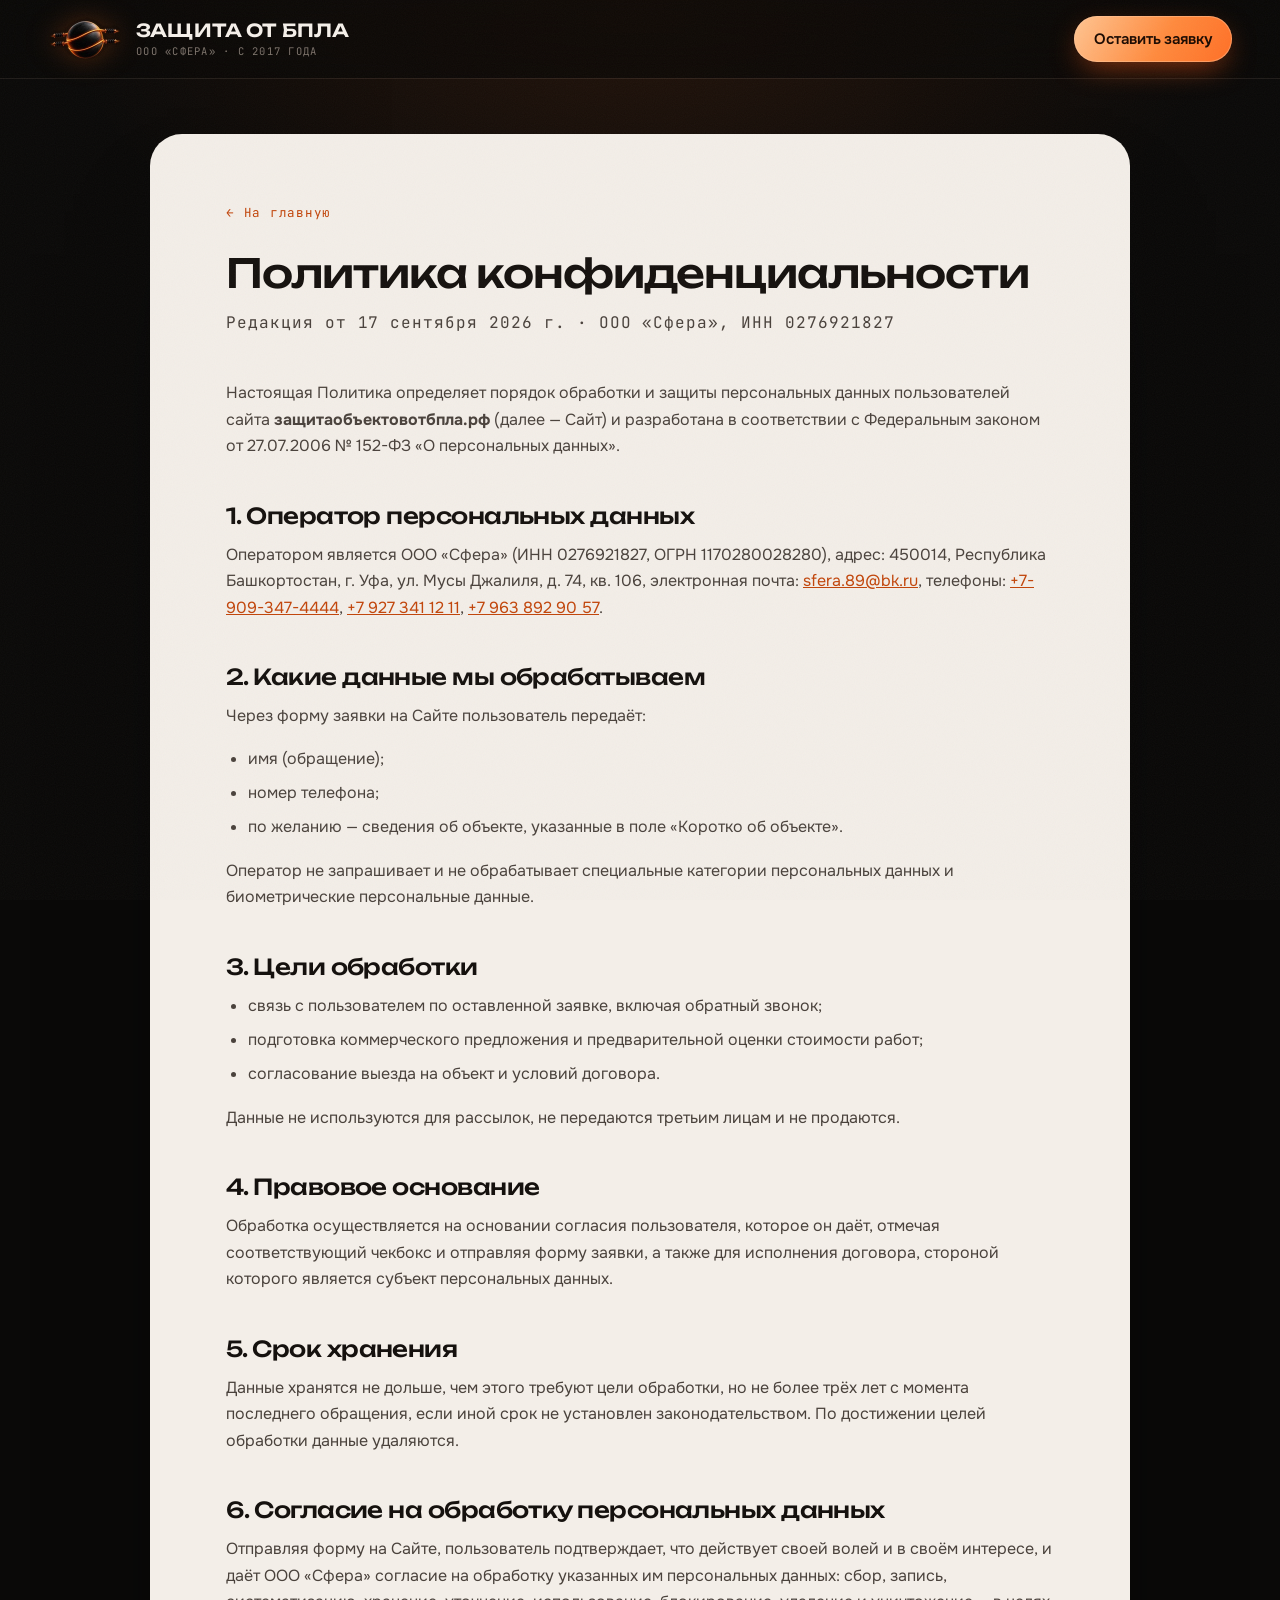
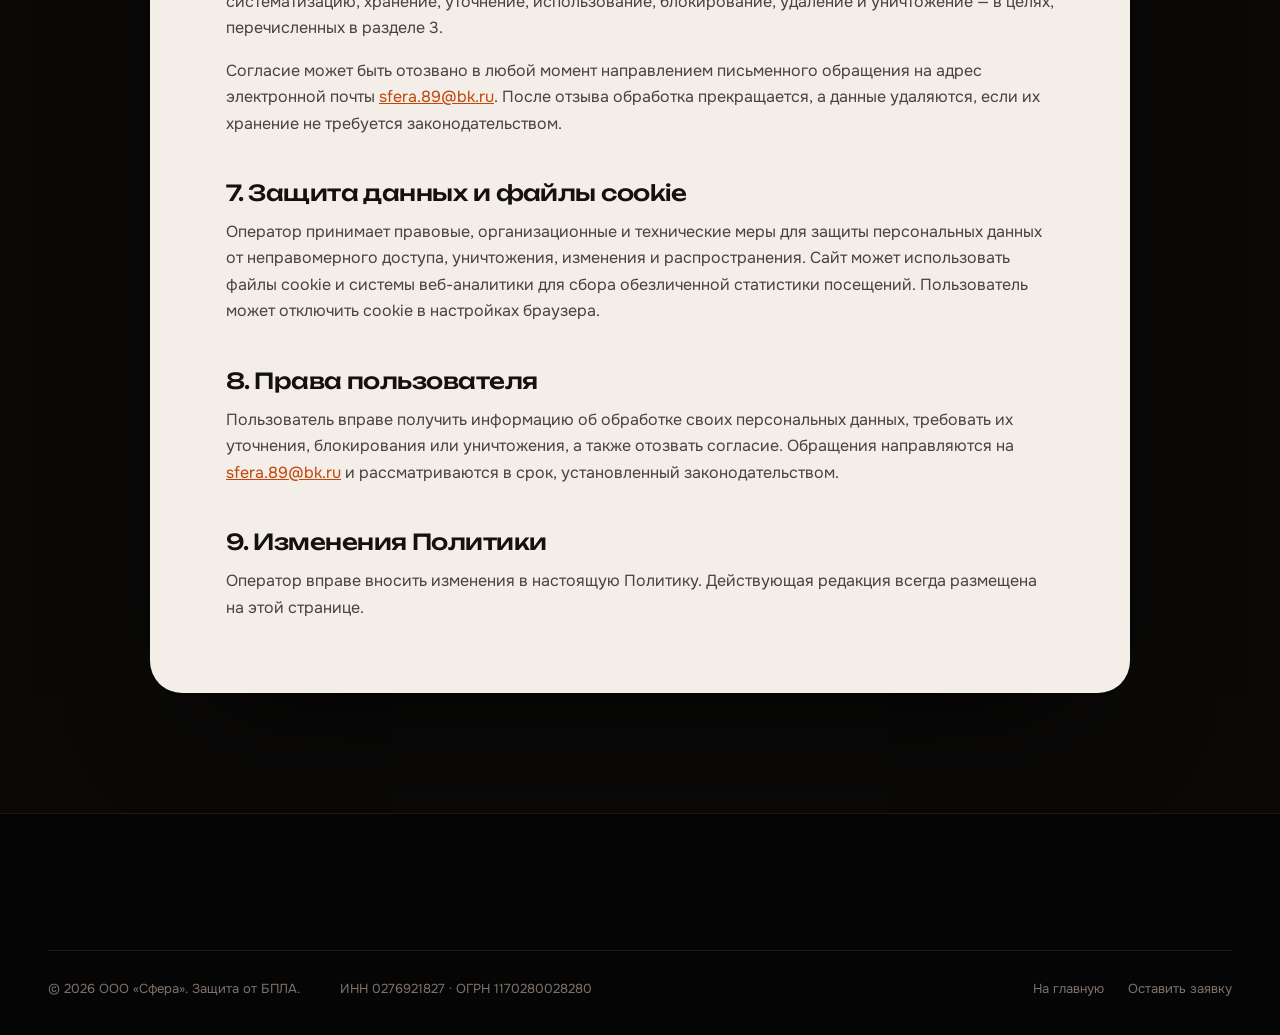
<file: privacy.html>
<!DOCTYPE html>
<html lang="ru">
<head>
<meta charset="utf-8">
<meta name="viewport" content="width=device-width, initial-scale=1">
<title>Политика конфиденциальности | Защита от БПЛА — ООО «Сфера»</title>
<meta name="description" content="Политика обработки персональных данных ООО «Сфера» и согласие на обработку данных, оставленных через форму заявки на сайте.">
<meta name="robots" content="noindex, follow">
<link rel="canonical" href="https://ualdrm-1.github.io/privacy.html">
<link rel="icon" href="/assets/img/favicon.png?v=4" type="image/png">
<link rel="preconnect" href="https://fonts.googleapis.com">
<link rel="preconnect" href="https://fonts.gstatic.com" crossorigin>
<link rel="stylesheet" href="https://fonts.googleapis.com/css2?family=Unbounded:wght@400;500;600;700&family=Onest:wght@400;500;600;700&family=JetBrains+Mono:wght@400;500;600&display=swap">
<link rel="stylesheet" href="/assets/css/style.css?v=f301db03">
<meta name="theme-color" content="#0a0908">
<meta name="color-scheme" content="dark">
</head>
<body>
<a class="skip-link" href="#main">Перейти к содержимому</a>

<header class="hdr is-scrolled" id="hdr">
  <div class="hdr__bar">
    <a class="logo" href="/" aria-label="Защита от БПЛА — ООО «Сфера», на главную">
      <img class="logo__mark" src="/assets/img/logo.webp?v=2" width="75" height="44" alt="">
      <span class="logo__txt"><b>Защита&nbsp;от&nbsp;БПЛА</b><i>ООО «Сфера» · с 2017 года</i></span>
    </a>
    <div class="hdr__cta" style="margin-left:auto">
      <a class="tel" href="tel:+79093474444"><span class="led" aria-hidden="true"></span>+7-909-347-4444</a>
      <a class="btn btn--sm" href="/#request">Оставить заявку</a>
    </div>
  </div>
</header>

<main id="main" class="doc">
  <div class="container container--narrow">
    <a class="back" href="/">← На главную</a>

    <h1>Политика конфиденциальности</h1>
    <p class="doc__meta">Редакция от 17 сентября 2026 г. · ООО «Сфера», ИНН 0276921827</p>

    <p>
      Настоящая Политика определяет порядок обработки и защиты персональных данных
      пользователей сайта <b>защитаобъектовотбпла.рф</b> (далее — Сайт) и разработана в соответствии
      с Федеральным законом от 27.07.2006 № 152-ФЗ «О персональных данных».
    </p>

    <h2>1. Оператор персональных данных</h2>
    <p>
      Оператором является ООО «Сфера» (ИНН 0276921827, ОГРН 1170280028280), адрес: 450014, Республика Башкортостан, г. Уфа, ул. Мусы Джалиля, д. 74, кв. 106,
      электронная почта: <a href="mailto:sfera.89@bk.ru">sfera.89@bk.ru</a>,
      телефоны: <a href="tel:+79093474444">+7-909-347-4444</a>,
      <a href="tel:+79273411211">+7 927 341 12 11</a>,
      <a href="tel:+79638929057">+7 963 892 90 57</a>.
    </p>

    <h2>2. Какие данные мы обрабатываем</h2>
    <p>Через форму заявки на Сайте пользователь передаёт:</p>
    <ul>
      <li>имя (обращение);</li>
      <li>номер телефона;</li>
      <li>по желанию — сведения об объекте, указанные в поле «Коротко об объекте».</li>
    </ul>
    <p>
      Оператор не запрашивает и не обрабатывает специальные категории персональных данных
      и биометрические персональные данные.
    </p>

    <h2>3. Цели обработки</h2>
    <ul>
      <li>связь с пользователем по оставленной заявке, включая обратный звонок;</li>
      <li>подготовка коммерческого предложения и предварительной оценки стоимости работ;</li>
      <li>согласование выезда на объект и условий договора.</li>
    </ul>
    <p>Данные не используются для рассылок, не передаются третьим лицам и не продаются.</p>

    <h2>4. Правовое основание</h2>
    <p>
      Обработка осуществляется на основании согласия пользователя, которое он даёт,
      отмечая соответствующий чекбокс и отправляя форму заявки, а также для исполнения
      договора, стороной которого является субъект персональных данных.
    </p>

    <h2>5. Срок хранения</h2>
    <p>
      Данные хранятся не дольше, чем этого требуют цели обработки, но не более трёх лет
      с момента последнего обращения, если иной срок не установлен законодательством.
      По достижении целей обработки данные удаляются.
    </p>

    <h2 id="consent">6. Согласие на обработку персональных данных</h2>
    <p>
      Отправляя форму на Сайте, пользователь подтверждает, что действует своей волей
      и в своём интересе, и даёт ООО «Сфера» согласие на обработку указанных им
      персональных данных: сбор, запись, систематизацию, хранение, уточнение, использование,
      блокирование, удаление и уничтожение — в целях, перечисленных в разделе 3.
    </p>
    <p>
      Согласие может быть отозвано в любой момент направлением письменного обращения
      на адрес электронной почты <a href="mailto:sfera.89@bk.ru">sfera.89@bk.ru</a>.
      После отзыва обработка прекращается, а данные удаляются, если их хранение
      не требуется законодательством.
    </p>

    <h2>7. Защита данных и файлы cookie</h2>
    <p>
      Оператор принимает правовые, организационные и технические меры для защиты
      персональных данных от неправомерного доступа, уничтожения, изменения
      и распространения. Сайт может использовать файлы cookie и системы веб-аналитики
      для сбора обезличенной статистики посещений. Пользователь может отключить
      cookie в настройках браузера.
    </p>

    <h2>8. Права пользователя</h2>
    <p>
      Пользователь вправе получить информацию об обработке своих персональных данных,
      требовать их уточнения, блокирования или уничтожения, а также отозвать согласие.
      Обращения направляются на <a href="mailto:sfera.89@bk.ru">sfera.89@bk.ru</a>
      и рассматриваются в срок, установленный законодательством.
    </p>

    <h2>9. Изменения Политики</h2>
    <p>
      Оператор вправе вносить изменения в настоящую Политику. Действующая редакция
      всегда размещена на этой странице.
    </p>
  </div>
</main>

<footer class="ftr">
  <div class="container ftr__bottom">
    <p>© <span id="year">2026</span> ООО «Сфера». Защита от БПЛА.</p>
    <p class="ftr__note">ИНН 0276921827 · ОГРН 1170280028280</p>
    <nav aria-label="Правовая информация"><a href="/">На главную</a><a href="/#request">Оставить заявку</a></nav>
  </div>
</footer>

<script>document.getElementById('year').textContent=new Date().getFullYear();</script>
</body>
</html>
</file>
<file: assets/css/style.css>
/* ==========================================================================
   Защита от БПЛА — ООО «Сфера»
   Фирменный стиль «Защитный контур».

   Графитовая ночь и сигнальный оранжевый: чёрный фон — обстановка вокруг
   объекта, оранжевым отмечено то, что держит защиту: контур, сетка, активные
   элементы, импульсы. Интерфейс — как у поста наблюдения: прицельные уголки,
   моноширинные подписи, радар.

   Шрифты: Unbounded — заголовки, Onest — текст, JetBrains Mono — технические
   подписи (нормативы, этапы, показания).
   ========================================================================== */

:root{
  /* ночь */
  --bg:#0a0908;
  --bg-2:#100e0c;
  --bg-3:#171411;
  --card:linear-gradient(180deg,rgba(36,31,27,.72) 0%,rgba(18,16,14,.72) 100%);
  --line:rgba(255,220,195,.09);
  --line-2:rgba(255,220,195,.17);

  /* текст на тёмном */
  --text:#f5f0ea;
  --text-2:#b7aca2;
  --text-3:#7d736b;

  /* сигнал */
  --or:#ff6a1a;
  --or-2:#ff8a3d;
  --or-3:#ffb27a;
  --or-glow:rgba(255,106,26,.36);
  --grad:linear-gradient(120deg,#ffc592 0%,#ff8a3d 42%,#ff5a14 100%);
  --threat:#ff3b30;

  /* лист (документы) */
  --paper:#f3eee8;
  --ink:#15110e;
  --ink-2:#4a423c;
  --ink-3:#83786f;
  --or-ink:#c2450a;

  --err:#ff6b5a;
  --mesh:#ff7a2e;

  /* метрики */
  --maxw:1440px;
  --gut:48px;
  --hdr-h:78px;
  --sec-y:140px;
  --r:24px;
  --r-sm:14px;

  --f-display:'Unbounded','Onest',system-ui,sans-serif;
  --f-text:'Onest',-apple-system,BlinkMacSystemFont,'Segoe UI',Roboto,Arial,sans-serif;
  --f-mono:'JetBrains Mono','SFMono-Regular',Consolas,monospace;

  --ease:cubic-bezier(.22,.61,.36,1);
  --ease-out:cubic-bezier(.16,1,.3,1);
  --ease-spring:cubic-bezier(.34,1.56,.64,1);
}

*,*::before,*::after{box-sizing:border-box}

html{scroll-behavior:smooth;scroll-padding-top:var(--hdr-h);-webkit-text-size-adjust:100%;overflow-x:clip}

body{
  margin:0;
  background:var(--bg);
  color:var(--text);
  font-family:var(--f-text);
  font-size:17px;line-height:1.62;
  -webkit-font-smoothing:antialiased;
  -moz-osx-font-smoothing:grayscale;
}

/* плёночное зерно поверх всей страницы: убирает «цифровую» гладкость градиентов */
body::after{
  content:"";position:fixed;inset:0;z-index:200;pointer-events:none;opacity:.04;
  background-image:url("data:image/svg+xml,%3Csvg xmlns='http://www.w3.org/2000/svg' width='160' height='160'%3E%3Cfilter id='n'%3E%3CfeTurbulence type='fractalNoise' baseFrequency='.9' numOctaves='2' stitchTiles='stitch'/%3E%3C/filter%3E%3Crect width='100%25' height='100%25' filter='url(%23n)'/%3E%3C/svg%3E");
}

img,svg{max-width:100%}
a{color:inherit}
button{font:inherit}

h1,h2,h3{margin:0;font-family:var(--f-display);font-weight:500;letter-spacing:-.025em;text-wrap:balance}
h1{font-size:52px;line-height:1.07}
h2{font-size:44px;line-height:1.1}
h3{font-size:21px;line-height:1.22;letter-spacing:-.015em}
p{margin:0 0 1em}
p:last-child{margin-bottom:0}
.nb{white-space:nowrap}

::selection{background:var(--or);color:#1a0a00}

.skip-link{position:absolute;left:-9999px;top:0;z-index:999;background:var(--or);color:#1a0a00;padding:14px 22px;font-weight:700}
.skip-link:focus{left:0}
.svg-defs{position:absolute;width:0;height:0;overflow:hidden}
[hidden]{display:none!important}
:focus-visible{outline:2px solid var(--or);outline-offset:3px;border-radius:6px}

.container{width:100%;max-width:var(--maxw);margin-inline:auto;padding-inline:var(--gut)}

/* ------------------------------ общие элементы ------------------------------ */
.eyebrow{
  display:inline-flex;align-items:center;gap:12px;margin:0 0 26px;
  font-family:var(--f-mono);font-size:12px;font-weight:500;letter-spacing:.18em;text-transform:uppercase;
  color:var(--or-2);
}
.eyebrow::before{
  content:"";width:8px;height:8px;border-radius:50%;flex:none;
  background:var(--or);box-shadow:0 0 0 4px rgba(255,106,26,.16),0 0 14px var(--or);
  animation:led 2.4s ease-in-out infinite;
}
.eyebrow--center{justify-content:center}
@keyframes led{50%{box-shadow:0 0 0 7px rgba(255,106,26,0),0 0 8px var(--or)}}

.led{display:inline-block;width:8px;height:8px;border-radius:50%;background:var(--text-3);flex:none}
.led--on{background:var(--or);box-shadow:0 0 10px var(--or);animation:led 2.4s ease-in-out infinite}

.lead{font-size:20px;line-height:1.55;color:var(--text-2);max-width:60ch}

.u-accent{
  background:var(--grad);-webkit-background-clip:text;background-clip:text;color:transparent;
  -webkit-box-decoration-break:clone;box-decoration-break:clone;
}
/* после разбивки на слова градиент несёт каждое слово */
.split .u-accent{background:none}
.u-accent .w__i{background:var(--grad);-webkit-background-clip:text;background-clip:text;color:transparent}

/* прицельные уголки: рамка «в захвате» у панелей */
.hud{position:relative}
.hud::before,.hud::after{
  content:"";position:absolute;width:18px;height:18px;pointer-events:none;z-index:3;
  border:0 solid var(--or);opacity:.8;transition:all .5s var(--ease-out);
}
.hud::before{left:-1px;top:-1px;border-left-width:2px;border-top-width:2px;border-top-left-radius:inherit}
.hud::after{right:-1px;bottom:-1px;border-right-width:2px;border-bottom-width:2px;border-bottom-right-radius:inherit}

/* кнопки */
.btn{
  --bx:0px;--by:0px;
  position:relative;display:inline-flex;align-items:center;justify-content:center;gap:12px;
  padding:15px 26px;border:0;border-radius:999px;cursor:pointer;
  font-family:var(--f-text);font-size:16px;font-weight:600;letter-spacing:-.005em;text-decoration:none;white-space:nowrap;
  color:#1c0a00;background:var(--grad);background-size:140% 100%;background-position:0 0;
  box-shadow:0 0 0 1px rgba(255,200,160,.45) inset,0 10px 30px -8px rgba(255,90,20,.6),0 0 0 0 var(--or-glow);
  transform:translate(var(--bx),var(--by));
  transition:transform .35s var(--ease-out),box-shadow .35s var(--ease),background-position .5s var(--ease);
}
.btn:hover{background-position:100% 0;box-shadow:0 0 0 1px rgba(255,200,160,.7) inset,0 14px 40px -8px rgba(255,90,20,.8),0 0 0 6px rgba(255,106,26,.15)}
.btn:active{transform:translate(var(--bx),var(--by)) scale(.97)}
.btn__ic,.btn > svg{width:20px;height:20px;flex:none;stroke:currentColor;stroke-width:2;fill:none;transition:transform .35s var(--ease-out)}
.btn:hover .btn__ic,.btn:hover > svg{transform:translateX(4px)}
.btn--sm{padding:11px 20px;font-size:15px}
.btn--lg{padding:19px 32px;font-size:17px}
.btn--full{width:100%}
.btn--ghost{
  color:var(--text);background:rgba(255,255,255,.04);
  box-shadow:0 0 0 1px var(--line-2) inset;
  -webkit-backdrop-filter:blur(10px);backdrop-filter:blur(10px);
}
.btn--ghost:hover{background:rgba(255,106,26,.09);box-shadow:0 0 0 1px rgba(255,106,26,.6) inset}
.btn[disabled]{opacity:.6;cursor:progress}

.tags{display:flex;flex-wrap:wrap;gap:8px;margin:0;padding:0;list-style:none}
.tags li{
  padding:6px 11px;border-radius:999px;border:1px solid var(--line-2);
  font-family:var(--f-mono);font-size:11.5px;letter-spacing:.04em;color:var(--text-2);
}

/* подсветка, которая следует за курсором */
.cursor-glow{
  position:fixed;left:0;top:0;width:640px;height:640px;margin:-320px 0 0 -320px;z-index:1;pointer-events:none;
  border-radius:50%;background:radial-gradient(circle,rgba(255,110,30,.07) 0%,rgba(255,110,30,0) 62%);
  mix-blend-mode:screen;opacity:0;transition:opacity .6s;will-change:transform;
}
.cursor-glow.is-on{opacity:1}

/* ------------------------------ появление ------------------------------ */
.js .reveal{opacity:0;transform:translateY(30px);transition:opacity 1s var(--ease-out),transform 1.1s var(--ease-out)}
.js .reveal.is-in{opacity:1;transform:none}
.js [data-reveal-delay="1"]{transition-delay:.08s}
.js [data-reveal-delay="2"]{transition-delay:.16s}
.js [data-reveal-delay="3"]{transition-delay:.24s}
.js [data-reveal-delay="4"]{transition-delay:.32s}
.js [data-reveal-delay="5"]{transition-delay:.4s}
.js [data-reveal-delay="6"]{transition-delay:.55s}

/* заголовки поднимаются по словам */
.split .w{display:inline-block;overflow:hidden;vertical-align:top;padding-bottom:.12em;margin-bottom:-.12em}
.split .w__i{display:inline-block;transform:translateY(105%);transition:transform 1.1s var(--ease-out);transition-delay:calc(var(--i) * 45ms)}
.split.is-in .w__i{transform:none}
.no-split .split .w__i{transform:none}

/* ============================== ШАПКА ============================== */
.hdr{position:fixed;left:0;right:0;top:0;z-index:100;transition:background .4s var(--ease),box-shadow .4s,transform .6s var(--ease),opacity .6s var(--ease)}
/* первый экран: пока идёт анимация прокрутки, шапки нет (hero-rewind.js, hero-zoom.js) */
html.is-hero-playing .hdr{transform:translateY(-100%);opacity:0;pointer-events:none}
.hdr__bar{
  max-width:var(--maxw);margin:0 auto;height:var(--hdr-h);padding-inline:var(--gut);
  display:flex;align-items:center;gap:36px;
}
.hdr.is-scrolled{
  background:rgba(10,9,8,.74);
  -webkit-backdrop-filter:blur(18px) saturate(1.3);backdrop-filter:blur(18px) saturate(1.3);
  box-shadow:0 1px 0 var(--line);
}
.hdr__progress{position:absolute;left:0;bottom:-1px;height:2px;width:100%;transform-origin:0 50%;transform:scaleX(0);background:var(--grad);box-shadow:0 0 12px var(--or)}

.logo{display:flex;align-items:center;gap:13px;text-decoration:none;flex:none}
.logo__mark{display:block;width:auto;height:44px;flex:none;filter:drop-shadow(0 0 14px rgba(255,106,26,.28))}
.logo__txt{display:flex;flex-direction:column;line-height:1.1}
.logo__txt b{font-family:var(--f-display);font-weight:600;font-size:18px;letter-spacing:.01em;text-transform:uppercase;white-space:nowrap}
.logo__txt i{font-style:normal;font-family:var(--f-mono);font-size:10.5px;letter-spacing:.12em;text-transform:uppercase;color:var(--text-3);margin-top:5px;white-space:nowrap}

.nav{display:flex;gap:4px;margin-inline:auto}
.nav a{
  position:relative;padding:9px 13px;border-radius:999px;text-decoration:none;white-space:nowrap;
  font-size:15px;font-weight:500;color:var(--text-2);transition:color .25s,background .25s;
}
.nav a:hover{color:var(--text);background:rgba(255,255,255,.05)}
.nav a.is-active{color:var(--text)}
.nav a.is-active::after{
  content:"";position:absolute;left:50%;bottom:2px;width:5px;height:5px;margin-left:-2.5px;border-radius:50%;
  background:var(--or);box-shadow:0 0 8px var(--or);
}

.hdr__cta{display:flex;align-items:center;gap:22px;flex:none}
.tel{display:inline-flex;align-items:center;gap:10px;text-decoration:none;font-family:var(--f-mono);font-size:14.5px;font-weight:500;letter-spacing:.02em;white-space:nowrap}
.tel .led{background:var(--or);box-shadow:0 0 8px var(--or);animation:led 2.4s ease-in-out infinite}
.tel:hover{color:var(--or-2)}

/* ============================== ГЕРОЙ ============================== */
.hero{position:relative;height:100vh;min-height:720px;max-height:1100px;overflow:hidden;background:#050404;isolation:isolate}
.hero__stage{position:absolute;inset:0;z-index:0}
.hero__canvas{position:absolute;inset:0;width:100%;height:100%;display:block;opacity:0;transition:opacity 1.8s var(--ease)}
.hero__stage.is-live .hero__canvas{opacity:1}
.hero__still{position:absolute;inset:0;width:100%;height:100%;object-fit:cover;transition:opacity 1.2s var(--ease)}
.hero__stage.is-live .hero__still{opacity:0}

.hero__veil{
  position:absolute;inset:0;z-index:1;pointer-events:none;
  background:
    linear-gradient(90deg,rgba(5,4,4,.9) 0%,rgba(5,4,4,.66) 30%,rgba(5,4,4,.12) 56%,rgba(5,4,4,0) 70%),
    linear-gradient(0deg,var(--bg) 0%,rgba(10,9,8,.72) 14%,rgba(10,9,8,0) 34%),
    linear-gradient(180deg,rgba(5,4,4,.7) 0%,rgba(5,4,4,0) 16%);
}
/* тонкая развёртка поверх сцены */
.hero__scan{
  position:absolute;inset:0;z-index:1;pointer-events:none;opacity:.5;
  background:repeating-linear-gradient(0deg,rgba(255,255,255,.018) 0 1px,transparent 1px 4px);
}

.hero__inner{
  position:relative;z-index:2;height:100%;max-width:var(--maxw);
  display:grid;grid-template-columns:minmax(0,790px) 1fr;align-items:center;gap:40px;
  padding-top:calc(var(--hdr-h) - 10px);padding-bottom:150px;
}
.hero__copy h1{margin-bottom:28px}
.hero__copy .lead{margin-bottom:40px;max-width:60ch;font-size:19px}
.hero__actions{display:flex;flex-wrap:wrap;gap:14px}

/* радар в углу героя */
.radar{
  justify-self:end;align-self:start;width:280px;margin-top:max(0px,calc(50vh - 380px));
  padding:16px 16px 14px;border-radius:18px;
  background:rgba(12,10,9,.58);border:1px solid var(--line-2);
  -webkit-backdrop-filter:blur(14px);backdrop-filter:blur(14px);
  box-shadow:0 30px 60px -30px rgba(0,0,0,.8);
}
.radar__head{display:flex;align-items:center;gap:10px;font-family:var(--f-mono);font-size:11px;letter-spacing:.14em;text-transform:uppercase;color:var(--text-2);margin-bottom:12px}
.radar__scope{position:relative;aspect-ratio:1;border-radius:50%;overflow:hidden;background:radial-gradient(circle,#140c07 0%,#070504 72%);box-shadow:0 0 0 1px rgba(255,106,26,.22) inset}
.radar__scope canvas{position:absolute;inset:0;width:100%;height:100%;display:block}
/* пока 3D-сцена не пришла, работает CSS-развёртка */
.radar__sweep{
  position:absolute;inset:0;border-radius:50%;
  background:conic-gradient(from 0deg,rgba(255,106,26,0) 0deg,rgba(255,106,26,0) 300deg,rgba(255,106,26,.35) 360deg);
  animation:sweep 4s linear infinite;
}
.radar__rings{position:absolute;inset:0;width:100%;height:100%}
.radar__rings circle,.radar__rings path{fill:none;stroke:rgba(255,140,80,.18);stroke-width:1}
.radar.is-live .radar__sweep,.radar.is-live .radar__rings{display:none}
@keyframes sweep{to{transform:rotate(360deg)}}
.radar__vals{display:grid;grid-template-columns:1fr 1fr;gap:8px;margin:12px 0 0}
.radar__vals div{padding:8px 10px;border-radius:10px;background:rgba(255,255,255,.03);border:1px solid var(--line)}
.radar__vals dt{font-family:var(--f-mono);font-size:10px;letter-spacing:.1em;text-transform:uppercase;color:var(--text-3)}
.radar__vals dd{margin:2px 0 0;font-family:var(--f-mono);font-size:15px;font-weight:500;color:var(--text);white-space:nowrap}
.radar__vals dd.is-hit{color:var(--or-2)}
.radar__note{margin:10px 0 0!important;font-family:var(--f-mono);font-size:10px;letter-spacing:.06em;color:var(--text-3)}

.hero__foot{position:absolute;left:0;right:0;bottom:44px;z-index:2;max-width:var(--maxw);display:flex;align-items:flex-end;justify-content:space-between;gap:40px}
.hero__stats{display:grid;grid-template-columns:repeat(4,auto);gap:0;margin:0}
.hero__stats div{padding:4px 36px 4px 0;margin-right:36px;border-right:1px solid var(--line-2)}
.hero__stats div:last-child{border-right:0;margin-right:0}
.hero__stats dt{font-family:var(--f-display);font-size:24px;font-weight:500;letter-spacing:-.02em;line-height:1.1;white-space:nowrap}
.hero__stats dd{margin:6px 0 0;font-size:13.5px;line-height:1.4;color:var(--text-3);max-width:200px}

.hero__scroll{
  flex:none;width:30px;height:48px;border-radius:999px;border:1.5px solid var(--line-2);
  display:flex;justify-content:center;padding-top:9px;transition:border-color .3s;
}
.hero__scroll span{width:3px;height:9px;border-radius:3px;background:var(--or);box-shadow:0 0 8px var(--or);animation:scrollDot 2s var(--ease) infinite}
.hero__scroll:hover{border-color:var(--or)}
@keyframes scrollDot{0%{transform:translateY(0);opacity:1}70%{transform:translateY(16px);opacity:0}100%{opacity:0}}

/* прицел: следует за курсором над сеткой */
.hero.is-aiming,.hero.is-aiming .hero__inner{cursor:none}
.aim{position:absolute;left:0;top:0;z-index:3;pointer-events:none;opacity:0;transition:opacity .25s}
.hero.is-aiming .aim{opacity:1}
.aim__ring{
  position:absolute;left:-26px;top:-26px;width:52px;height:52px;border-radius:50%;
  border:1.5px solid rgba(255,140,70,.9);box-shadow:0 0 18px rgba(255,106,26,.45),inset 0 0 12px rgba(255,106,26,.25);
  animation:aimSpin 6s linear infinite;
}
.aim__ring::before,.aim__ring::after{content:"";position:absolute;background:var(--or)}
.aim__ring::before{left:50%;top:-10px;bottom:-10px;width:1.5px;margin-left:-.75px;
  -webkit-mask:linear-gradient(#000 0 12px,transparent 12px calc(100% - 12px),#000 calc(100% - 12px));
  mask:linear-gradient(#000 0 12px,transparent 12px calc(100% - 12px),#000 calc(100% - 12px))}
.aim__ring::after{top:50%;left:-10px;right:-10px;height:1.5px;margin-top:-.75px;
  -webkit-mask:linear-gradient(90deg,#000 0 12px,transparent 12px calc(100% - 12px),#000 calc(100% - 12px));
  mask:linear-gradient(90deg,#000 0 12px,transparent 12px calc(100% - 12px),#000 calc(100% - 12px))}
@keyframes aimSpin{to{transform:rotate(360deg)}}
.aim__label{
  position:absolute;left:36px;top:12px;display:flex;flex-direction:column;gap:2px;white-space:nowrap;
  padding:6px 10px;border-radius:8px;background:rgba(10,9,8,.72);border:1px solid rgba(255,106,26,.35);
  -webkit-backdrop-filter:blur(6px);backdrop-filter:blur(6px);
}
.aim__label b{font:600 10.5px var(--f-mono);letter-spacing:.14em;text-transform:uppercase;color:var(--or-3)}
.aim__label i{font:400 10.5px var(--f-mono);font-style:normal;letter-spacing:.04em;color:var(--text-2)}
/* метка над точкой удара */
.hit-tag{
  position:absolute;left:0;top:0;z-index:2;pointer-events:none;display:flex;flex-direction:column;align-items:center;gap:2px;
  padding:6px 11px;border-radius:8px;white-space:nowrap;
  background:rgba(10,9,8,.7);border:1px solid rgba(255,106,26,.55);box-shadow:0 0 22px rgba(255,106,26,.35);
}
.hit-tag::after{content:"";position:absolute;left:50%;bottom:-7px;width:1px;height:7px;background:var(--or)}
.hit-tag b{font:600 10.5px var(--f-mono);letter-spacing:.14em;text-transform:uppercase;color:var(--or-3)}
.hit-tag i{font:400 10px var(--f-mono);font-style:normal;color:var(--text-3)}
.hit-tag--mine{border-color:var(--or);background:rgba(40,16,4,.8)}
.hit-tag--mine b{color:#fff}
.radar__vals dd.is-bump{animation:bump .6s var(--ease-spring)}
@keyframes bump{30%{transform:scale(1.35);color:#fff;text-shadow:0 0 12px var(--or)}}
/* подсказка «попробуйте пробить» — пока зритель не выстрелил */
.hero__try{
  position:absolute;right:var(--gut);bottom:64px;white-space:nowrap;
  display:none;align-items:center;gap:10px;margin:0;padding:9px 14px;border-radius:999px;
  background:rgba(10,9,8,.55);border:1px solid rgba(255,106,26,.4);
  font-family:var(--f-mono);font-size:11.5px;letter-spacing:.08em;text-transform:uppercase;color:var(--or-3);
  -webkit-backdrop-filter:blur(8px);backdrop-filter:blur(8px);animation:tryPulse 2.6s ease-in-out infinite;
}
.hero.is-3d .hero__try{display:inline-flex}
.hero.is-played .hero__try{opacity:0;transition:opacity .6s;animation:none}
.hero__try-ic{width:14px;height:14px;border-radius:50%;border:1.5px solid var(--or);position:relative;flex:none}
.hero__try-ic::after{content:"";position:absolute;inset:3px;border-radius:50%;background:var(--or)}
@keyframes tryPulse{50%{box-shadow:0 0 0 6px rgba(255,106,26,.08),0 0 22px rgba(255,106,26,.25)}}

/* ---------------- «Взрыв наоборот» (assets/js/hero-rewind.js) ----------------
   Без класса is-rewind герой — обычный экран с картинкой. С ним секция
   становится высокой: сцена прилипает к экрану, прокрутка отматывает время. */
.hero__pin{position:absolute;inset:0}
.hero__front{position:relative;z-index:2;height:100%}
.rw,.rw-hint{display:none}

.hero.is-rewind{height:280vh;max-height:none;min-height:0;overflow:visible}
.hero.is-rewind .hero__pin{position:sticky;top:0;height:100vh;height:100svh;min-height:560px;overflow:hidden}
.hero.is-rewind .hero__front{position:sticky;top:0;height:100vh;height:100svh;min-height:560px;margin-top:-100vh;margin-top:-100svh}
.hero.is-rewind:not(.is-done) .hero__front{pointer-events:none}
.hero.is-rewind:not(.is-done) .hero__front .reveal{opacity:0;transform:translateY(30px)}
.hero.is-rewind:not(.is-done) .hero__front .w__i{transform:translateY(105%)}
.hero.is-rewind .hero__veil{opacity:0;transition:opacity 1.6s var(--ease)}
.hero.is-rewind.is-done .hero__veil{opacity:1}

/* хронометр остановленного кадра */
.hero.is-rewind .rw{
  display:block;position:absolute;left:0;right:0;top:calc(var(--hdr-h) + 5vh);z-index:2;pointer-events:none;
  max-width:var(--maxw);margin:0 auto;padding-inline:var(--gut);transition:opacity .9s var(--ease),transform .9s var(--ease)
}
.hero.is-done .rw{opacity:0;transform:translateY(-16px)}
.hero.is-rewind:not(.is-3d) .rw,.hero.is-rewind:not(.is-3d) .rw-hint{opacity:0}
.rw p{margin:0}
.rw__k{display:flex;align-items:center;gap:12px;font:500 12px var(--f-mono);letter-spacing:.24em;text-transform:uppercase;color:var(--text-2)}
.rw__rec{width:9px;height:9px;border-radius:50%;background:#ff3b30;box-shadow:0 0 12px #ff3b30;animation:rwRec 1.2s steps(2) infinite}
.hero.is-moving .rw__rec{animation:none;background:var(--or);box-shadow:0 0 12px var(--or)}
@keyframes rwRec{50%{opacity:.15}}
.rw__clock{
  margin-top:10px!important;font-family:var(--f-display);font-weight:500;line-height:.9;letter-spacing:-.04em;
  font-size:clamp(64px,10vw,168px);font-variant-numeric:tabular-nums;color:#fff;
  text-shadow:0 0 40px rgba(255,106,26,.45),0 0 2px rgba(255,255,255,.4)
}
.rw__clock small{font-size:.3em;letter-spacing:0;color:var(--text-2);text-shadow:none}
.rw__state{margin-top:14px!important;font:500 12.5px var(--f-mono);letter-spacing:.2em;text-transform:uppercase;color:var(--or-3)}

/* подпись над меткой Уфы на глобусе (hero-zoom.js) */
.ufa-tag{position:absolute;left:0;top:0;z-index:1;pointer-events:none;opacity:0;transition:opacity .4s}
.ufa-tag::before{content:"";position:absolute;left:0;bottom:6px;width:1px;height:40px;background:linear-gradient(0deg,var(--or),rgba(255,106,26,0))}
.ufa-tag__box{
  position:absolute;left:-1px;bottom:46px;display:flex;flex-direction:column;gap:3px;white-space:nowrap;
  padding:8px 13px 9px;border-radius:10px;border:1px solid rgba(255,106,26,.55);border-bottom-left-radius:2px;
  background:rgba(10,9,8,.62);-webkit-backdrop-filter:blur(8px);backdrop-filter:blur(8px);
  box-shadow:0 0 26px rgba(255,106,26,.28)
}
.ufa-tag__box b{font-family:var(--f-display);font-size:22px;font-weight:500;line-height:1;letter-spacing:-.01em;color:#fff}
.ufa-tag__box i{font:400 10px var(--f-mono);font-style:normal;letter-spacing:.12em;text-transform:uppercase;color:var(--or-3)}

/* подсказка: прокрутите */
.hero.is-rewind .rw-hint{
  display:flex;align-items:center;gap:14px;position:absolute;left:50%;bottom:6vh;z-index:2;margin:0;transform:translateX(-50%);
  padding:11px 20px 11px 14px;border-radius:999px;white-space:nowrap;pointer-events:none;
  background:rgba(10,9,8,.5);border:1px solid rgba(255,106,26,.4);-webkit-backdrop-filter:blur(8px);backdrop-filter:blur(8px);
  font:500 12px var(--f-mono);letter-spacing:.12em;text-transform:uppercase;color:var(--or-3);
  transition:opacity .6s var(--ease);animation:tryPulse 2.6s ease-in-out infinite
}
.hero.is-moving .rw-hint{opacity:0}
.rw-hint__wheel{position:relative;width:18px;height:28px;border-radius:999px;border:1.5px solid var(--or-2);flex:none}
.rw-hint__wheel::after{content:"";position:absolute;left:50%;top:5px;width:3px;height:7px;margin-left:-1.5px;border-radius:3px;background:var(--or);animation:scrollDot 1.6s var(--ease) infinite}

/* ============================== БЕГУЩАЯ СТРОКА ============================== */
.ticker{
  position:relative;overflow:hidden;padding:26px 0;
  border-top:1px solid var(--line);border-bottom:1px solid var(--line);
  background:linear-gradient(180deg,rgba(255,106,26,.035),rgba(255,106,26,0));
  -webkit-mask-image:linear-gradient(90deg,transparent,#000 8%,#000 92%,transparent);
  mask-image:linear-gradient(90deg,transparent,#000 8%,#000 92%,transparent);
}
.ticker__track{display:flex;width:max-content;animation:ticker 52s linear infinite}
.ticker:hover .ticker__track{animation-play-state:paused}
.ticker__row{display:flex;align-items:center;gap:34px;padding-right:34px;flex:none}
.ticker__row span{font-family:var(--f-display);font-size:26px;font-weight:400;letter-spacing:-.01em;white-space:nowrap;color:var(--text-2)}
.ticker__row span:nth-of-type(odd){color:var(--text)}
.ticker__row svg{width:22px;height:22px;flex:none;fill:none;stroke:var(--or);stroke-width:1.8;filter:drop-shadow(0 0 6px var(--or))}
@keyframes ticker{to{transform:translateX(-50%)}}

/* ============================== СЕКЦИИ ============================== */
.sec{position:relative;padding-block:var(--sec-y)}
.sec__head{margin-bottom:72px}
.sec__head h2{max-width:22ch}
.sec__head--split{display:grid;grid-template-columns:1.25fr 1fr;gap:80px;align-items:end}
.sec__head--split .sec__sub{margin:0 0 6px}
.sec__head--center{text-align:center;max-width:920px;margin-inline:auto}
.sec__head--center h2{margin-inline:auto}
.sec__head--center .sec__sub{margin-inline:auto}
.sec__sub{margin-top:24px;font-size:18px;line-height:1.6;color:var(--text-2);max-width:62ch}
.sec__cta{margin-top:64px}
.sec__cta--center{text-align:center}
.sec--tint{background:linear-gradient(180deg,var(--bg-2),var(--bg));border-top:1px solid var(--line)}
.sec--line{border-top:1px solid var(--line)}

/* карточки с подсветкой под курсором и объёмным наклоном */
.fx{
  --mx:50%;--my:50%;--rx:0deg;--ry:0deg;
  position:relative;isolation:isolate;
  transition:transform .6s var(--ease-out),border-color .4s,opacity 1s var(--ease-out);
}
.fx.is-tilting,.js .fx.reveal.is-in.is-tilting{
  transform:perspective(1100px) rotateX(var(--rx)) rotateY(var(--ry));
  transition:transform .12s linear,border-color .4s,opacity 1s var(--ease-out);
}
.fx::before{
  content:"";position:absolute;inset:0;z-index:-1;border-radius:inherit;pointer-events:none;
  background:radial-gradient(520px circle at var(--mx) var(--my),rgba(255,106,26,.13),transparent 42%);
  opacity:0;transition:opacity .4s;
}
.fx::after{
  content:"";position:absolute;inset:0;border-radius:inherit;padding:1px;pointer-events:none;
  background:radial-gradient(380px circle at var(--mx) var(--my),rgba(255,130,60,.9),rgba(255,130,60,0) 45%);
  -webkit-mask:linear-gradient(#000 0 0) content-box,linear-gradient(#000 0 0);
  -webkit-mask-composite:xor;mask-composite:exclude;
  opacity:0;transition:opacity .4s;
}
.fx:hover::before,.fx:hover::after{opacity:1}

/* ============================== НОРМАТИВЫ ============================== */
.norms{display:grid;grid-template-columns:repeat(2,minmax(0,1fr));gap:20px}
.norm{
  display:flex;flex-direction:column;padding:36px 36px 32px;border-radius:var(--r);
  background:var(--card);border:1px solid var(--line);overflow:hidden;
}
.norm__tag{
  display:inline-flex;align-self:flex-start;align-items:center;gap:10px;margin-bottom:26px!important;
  padding:7px 12px;border-radius:999px;border:1px solid rgba(255,106,26,.4);background:rgba(255,106,26,.07);
  font-family:var(--f-mono);font-size:11.5px;letter-spacing:.12em;text-transform:uppercase;color:var(--or-3);
}
.norm__tag::before{content:"";width:6px;height:6px;border-radius:50%;background:var(--or);box-shadow:0 0 8px var(--or)}
.norm h3{font-size:34px;line-height:1.08;letter-spacing:-.03em;margin-bottom:14px}
.norm__name{font-family:var(--f-mono);font-size:13.5px;line-height:1.55;color:var(--or-3);margin-bottom:22px!important}
.norm > p{font-size:15.5px;line-height:1.6;color:var(--text-2)}
.norm__note{
  margin-top:auto!important;padding:16px 18px;border-radius:14px;
  background:rgba(255,106,26,.07);border-left:2px solid var(--or);
  font-size:14.5px!important;color:var(--text)!important;
}
.norm > p:nth-last-child(2){margin-bottom:24px}
/* печать на документе: проявляется при наведении */
.norm__stamp{
  position:absolute;right:26px;top:26px;width:92px;height:92px;pointer-events:none;
  opacity:.14;transform:rotate(-14deg) scale(.9);transition:opacity .6s,transform .8s var(--ease-spring);
}
.norm__stamp circle,.norm__stamp path{fill:none;stroke:var(--or);stroke-width:1.6}
.norm__stamp text{fill:var(--or);font:600 8.5px var(--f-mono);letter-spacing:.14em}
.norm:hover .norm__stamp{opacity:.6;transform:rotate(-8deg) scale(1)}

/* лента дат */
.tline{position:relative;display:grid;grid-template-columns:repeat(3,minmax(0,1fr));margin:0 0 56px;padding:0;list-style:none}
.tline::before{content:"";position:absolute;left:0;right:0;top:9px;height:2px;background:var(--line-2)}
.tline::after{
  content:"";position:absolute;left:0;right:0;top:9px;height:2px;transform-origin:0 50%;transform:scaleX(0);
  background:var(--grad);box-shadow:0 0 12px var(--or);transition:transform 2.4s var(--ease-out) .2s;
}
.tline.is-in::after{transform:scaleX(1)}
.tline li{position:relative;padding:34px 30px 0 0}
.tline li::before{
  content:"";position:absolute;left:0;top:2px;width:16px;height:16px;border-radius:50%;
  background:var(--bg);border:2px solid var(--text-3);transition:all .5s;
}
.tline.is-in li::before{background:var(--or);border-color:var(--or);box-shadow:0 0 0 5px rgba(255,106,26,.16),0 0 16px var(--or)}
.tline.is-in li:nth-child(1)::before{transition-delay:.3s}
.tline.is-in li:nth-child(2)::before{transition-delay:1.1s}
.tline.is-in li:nth-child(3)::before{transition-delay:2s}
.tline time{display:block;font-family:var(--f-mono);font-size:13px;letter-spacing:.08em;color:var(--or-2);margin-bottom:8px}
.tline b{display:block;font-family:var(--f-display);font-weight:500;font-size:19px;letter-spacing:-.015em;line-height:1.25;margin-bottom:6px}
.tline span{font-size:14.5px;color:var(--text-2);line-height:1.5}
.norms__disclaimer{margin:36px 0 0;padding-left:18px;border-left:2px solid rgba(255,106,26,.45);font-size:14px;line-height:1.55;color:var(--text-3);max-width:80ch}

/* ============================== РЕШЕНИЯ ============================== */
.bento{display:grid;grid-template-columns:repeat(3,minmax(0,1fr));gap:20px}
.sol{
  display:flex;flex-direction:column;border-radius:var(--r);
  background:var(--card);border:1px solid var(--line);overflow:hidden;
}
.sol--big{grid-column:span 2}
.sol__art{
  position:relative;aspect-ratio:2 / 1;flex:none;overflow:hidden;
  background:
    linear-gradient(rgba(255,220,195,.035) 1px,transparent 1px) 0 0/24px 24px,
    linear-gradient(90deg,rgba(255,220,195,.035) 1px,transparent 1px) 0 0/24px 24px,
    radial-gradient(ellipse 60% 70% at 50% 62%,rgba(255,106,26,.16),transparent 70%),
    #0d0b0a;
  border-bottom:1px solid var(--line);
}
.sol__img{
  display:block;width:100%;height:100%;object-fit:contain;
  filter:drop-shadow(0 22px 26px rgba(0,0,0,.6)) drop-shadow(0 0 30px rgba(255,106,26,.12));
  transform:translateY(6px) scale(.97);transition:transform 1s var(--ease-out),filter 1s var(--ease-out);
}
.sol.is-in .sol__img{transform:none}
.sol:hover .sol__img{transform:translateY(-6px) scale(1.04);filter:drop-shadow(0 34px 30px rgba(0,0,0,.65)) drop-shadow(0 0 40px rgba(255,106,26,.25))}
.sol__body{padding:28px 30px 30px;display:flex;flex-direction:column;flex:1}
.sol--big .sol__body{padding:34px 40px 36px;display:grid;grid-template-columns:minmax(0,1fr) minmax(0,1fr);column-gap:40px;align-content:start}
.sol--big .sol__tag,.sol--big h3{grid-column:1 / -1}
.sol--big .ticks{grid-row:span 2;margin:0}
.sol--big .sol__use{margin:0!important;align-self:end}
.sol__tag{
  display:flex;align-items:center;gap:12px;margin:0 0 16px!important;
  font-family:var(--f-mono);font-size:12px;letter-spacing:.12em;text-transform:uppercase;color:var(--or-2);
}
.sol__tag::after{content:"";flex:1;height:1px;background:linear-gradient(90deg,rgba(255,106,26,.45),transparent)}
.sol h3{margin-bottom:12px}
.sol--big h3{font-size:32px;line-height:1.12;margin-bottom:16px}
.sol__body > p{font-size:15.5px;line-height:1.55;color:var(--text-2)}
.sol--big .sol__body > p{font-size:17px}
.ticks{list-style:none;margin:6px 0 24px;padding:0;display:grid;gap:10px}
.ticks li{position:relative;padding-left:22px;font-size:14.5px;line-height:1.5;color:var(--text-2)}
.ticks li::before{content:"";position:absolute;left:1px;top:8px;width:7px;height:7px;border-radius:2px;background:var(--or);transform:rotate(45deg);box-shadow:0 0 8px rgba(255,106,26,.6)}
.sol__use{margin:auto 0 0!important;padding-top:18px;border-top:1px dashed var(--line-2);font-size:14px;line-height:1.5;color:var(--text)}
.sol__use b{display:block;margin-bottom:4px;font-family:var(--f-mono);font-size:11px;font-weight:500;letter-spacing:.14em;text-transform:uppercase;color:var(--or-2)}
.sol__more{
  display:inline-flex;align-items:center;gap:10px;margin-top:18px;align-self:flex-start;
  font-size:15px;font-weight:600;color:var(--or-2);text-decoration:none;
}
.sol__more svg{width:18px;height:18px;fill:none;stroke:currentColor;stroke-width:2;transition:transform .35s var(--ease-out)}
.sol__more:hover svg{transform:translateX(4px)}

/* атака на сетку: аппарат останавливается полотном.
   Точка попадания — проекция точки на сетке из tools/render-sol.py */
.sol-hit,.sol-uav{position:absolute;left:59.7%;top:29.9%;pointer-events:none}
.sol-uav{width:6.5%;height:auto;opacity:0;filter:drop-shadow(0 0 10px rgba(255,59,48,.45))}
.sol.is-in .sol-uav{animation:solUav 5.5s var(--ease) 2.2s infinite}
@keyframes solUav{
  0%{opacity:0;transform:translate(-50%,-78%) translate(480%,-300%) rotate(-10deg)}
  8%{opacity:1}
  48%{opacity:1;transform:translate(-50%,-78%) rotate(-4deg)}
  58%{opacity:0;transform:translate(-50%,-60%) rotate(8deg) scale(.8)}
  100%{opacity:0;transform:translate(-50%,-60%) scale(.8)}
}
.sol-hit{width:9%;aspect-ratio:1;border-radius:50%;border:2px solid var(--or);box-shadow:0 0 18px var(--or),inset 0 0 12px var(--or);opacity:0}
.sol.is-in .sol-hit{animation:solHit 5.5s var(--ease-out) 2.2s infinite}
@keyframes solHit{
  0%,46%{opacity:0;transform:translate(-50%,-50%) scaleY(.38) scale(.3)}
  50%{opacity:1}
  72%{opacity:0;transform:translate(-50%,-50%) scaleY(.38) scale(2.6)}
  100%{opacity:0}
}

/* ============================== 3D-СТЕНКА ============================== */
.asm{position:relative;background:radial-gradient(1200px 700px at 70% 40%,rgba(255,106,26,.07),transparent 60%),var(--bg);border-top:1px solid var(--line)}
.asm__track{position:relative;height:440vh}
.asm__sticky{
  position:sticky;top:0;height:100vh;min-height:720px;
  max-width:1520px;margin:0 auto;padding:calc(var(--hdr-h) + 28px) var(--gut) 36px;
  display:grid;grid-template-columns:420px minmax(0,1fr);gap:56px;align-items:stretch;
}
.asm__side{display:flex;flex-direction:column;justify-content:center}
.asm__side h2{font-size:34px;line-height:1.12;margin-bottom:18px}
.asm__sub{color:var(--text-2);font-size:15.5px;line-height:1.55;margin-bottom:28px}
.asm__steps{list-style:none;margin:0;padding:0;display:grid;gap:4px}
.asm__steps li{
  display:flex;align-items:center;gap:16px;padding:9px 14px;border-radius:12px;
  color:var(--text-3);transition:color .4s,background .4s;
}
.asm__steps b{
  flex:none;width:34px;height:34px;border-radius:50%;display:grid;place-items:center;
  font-family:var(--f-mono);font-size:12px;font-weight:500;border:1px solid var(--line-2);
  transition:all .45s var(--ease-out);
}
.asm__steps b svg{width:16px;height:16px;fill:none;stroke:currentColor;stroke-width:2.4;stroke-linecap:round;stroke-linejoin:round}
.asm__steps span{font-size:15px;line-height:1.3}
.asm__steps li.is-done{color:var(--text-2)}
.asm__steps li.is-done b{border-color:rgba(255,106,26,.5);color:var(--or-2)}
.asm__steps li.is-on{color:var(--text);background:linear-gradient(90deg,rgba(255,106,26,.13),rgba(255,106,26,0))}
.asm__steps li.is-on b{background:var(--or);border-color:var(--or);color:#1c0a00;box-shadow:0 0 18px rgba(255,106,26,.6)}
.asm__done.is-on span{color:var(--or-2)}
.asm__bar{margin-top:24px;height:3px;border-radius:3px;background:var(--line);overflow:hidden}
.asm__bar i{display:block;height:100%;width:100%;transform-origin:0 50%;transform:scaleX(0);background:var(--grad);box-shadow:0 0 10px var(--or)}

.asm__figure{margin:0;display:flex;flex-direction:column;min-height:0}
.asm__stage{
  position:relative;flex:1;min-height:0;border-radius:28px;overflow:hidden;cursor:grab;outline-offset:4px;
  touch-action:pan-y;user-select:none;-webkit-user-select:none;
  background:
    radial-gradient(ellipse 70% 60% at 50% 30%,#2a1a10 0%,rgba(42,26,16,0) 70%),
    linear-gradient(180deg,#15110e 0%,#0e0c0a 62%,#0a0908 100%);
  border:1px solid var(--line-2);
  box-shadow:0 40px 100px -40px rgba(0,0,0,.9),0 0 0 1px rgba(255,255,255,.02) inset;
}
.asm__stage:active{cursor:grabbing}
.asm__stage canvas{position:absolute;inset:0;width:100%!important;height:100%!important;display:block;opacity:0;transition:opacity .8s}
.asm__stage.is-live canvas{opacity:1}
.asm__still{position:absolute;inset:0;width:100%;height:100%;object-fit:cover;transition:opacity .6s .15s}
.asm__stage.is-live .asm__still{opacity:0}
.asm__hud{position:absolute;left:22px;top:20px;z-index:2;margin:0;display:flex;flex-wrap:wrap;gap:8px;pointer-events:none}
.asm__hud span{
  padding:6px 11px;border-radius:999px;background:rgba(10,9,8,.62);border:1px solid var(--line-2);
  font-family:var(--f-mono);font-size:11.5px;letter-spacing:.06em;color:var(--text-2);
  -webkit-backdrop-filter:blur(8px);backdrop-filter:blur(8px);
}
.asm__hint{
  position:absolute;right:22px;bottom:18px;z-index:2;margin:0;display:flex;align-items:center;gap:8px;pointer-events:none;
  font-family:var(--f-mono);font-size:11.5px;letter-spacing:.08em;text-transform:uppercase;color:var(--text-3);
  transition:opacity .5s;
}
.asm__hint svg{width:18px;height:18px;fill:none;stroke:var(--or);stroke-width:1.8;stroke-linecap:round;stroke-linejoin:round}
.asm__stage.is-touched .asm__hint{opacity:0}
/* метка «Уровень земли» — позиционирует foundation3d.js */
.asm__ground{
  position:absolute;left:0;top:0;z-index:2;pointer-events:none;opacity:0;transition:opacity .45s var(--ease);
  display:inline-flex;align-items:center;gap:8px;white-space:nowrap;
  padding:5px 9px;border-radius:6px;background:rgba(10,9,8,.72);border:1px solid rgba(255,106,26,.4);
  font-family:var(--f-mono);font-size:11px;letter-spacing:.1em;text-transform:uppercase;color:var(--or-3);
}
.asm__ground::after{content:"";width:18px;height:2px;background:var(--or);box-shadow:0 0 6px var(--or)}
.asm__stage.is-ground .asm__ground{opacity:1}
.asm__figure figcaption{margin-top:14px;font-size:13px;line-height:1.5;color:var(--text-3);max-width:90ch}

/* ============================== ПОДБОР ЗАЩИТЫ ============================== */
.sec--band{
  background:
    radial-gradient(900px 500px at 12% 0%,rgba(255,106,26,.07),transparent 60%),
    linear-gradient(180deg,var(--bg-2),var(--bg));
  border-top:1px solid var(--line);
}
.cfg{display:grid;grid-template-columns:minmax(0,1fr) minmax(0,1.25fr);gap:28px;align-items:start}
.cfg__controls{
  display:grid;gap:10px;padding:14px;border-radius:var(--r);
  background:rgba(255,255,255,.02);border:1px solid var(--line);
}
.cfg__group{margin:0;padding:18px 18px 20px;border:0;border-radius:16px;background:rgba(255,255,255,.02);transition:background .3s}
.cfg__group:hover{background:rgba(255,255,255,.035)}
.cfg__legend{
  float:left;width:100%;
  display:flex;align-items:center;gap:10px;padding:0;margin-bottom:14px;
  font-family:var(--f-mono);font-size:12px;letter-spacing:.08em;text-transform:uppercase;color:var(--text-2);
}
.cfg__legend b{color:var(--or-2);font-weight:500}
.cfg__legend em{margin-left:auto;font-style:normal;font-size:10.5px;letter-spacing:.06em;color:var(--text-3);text-transform:none}
.cfg__opts{clear:both;display:flex;flex-wrap:wrap;gap:8px}
.cfg__opt{position:relative;cursor:pointer}
.cfg__opt input{position:absolute;opacity:0;pointer-events:none}
.cfg__opt span{
  display:inline-flex;align-items:center;gap:8px;padding:10px 16px;border-radius:999px;border:1px solid var(--line-2);
  font-size:14.5px;font-weight:500;color:var(--text-2);
  transition:all .3s var(--ease-out);
}
.cfg__opt:hover span{border-color:rgba(255,106,26,.55);color:var(--text)}
.cfg__opt input:checked + span{
  background:var(--or);border-color:var(--or);color:#1c0a00;
  box-shadow:0 0 0 4px rgba(255,106,26,.15),0 8px 24px -8px rgba(255,90,20,.7);
}
.cfg__opt input[type=checkbox] + span::before{
  content:"";width:12px;height:12px;border-radius:3px;border:1.5px solid currentColor;flex:none;transition:all .25s;
}
.cfg__opt input[type=checkbox]:checked + span::before{background:#1c0a00;border-color:#1c0a00;box-shadow:inset 0 0 0 2px var(--or)}
.cfg__opt input:focus-visible + span{outline:2px solid var(--or);outline-offset:3px}

.cfg__out{
  position:sticky;top:calc(var(--hdr-h) + 24px);
  padding:26px;border-radius:var(--r);
  background:var(--card);border:1px solid var(--line-2);
  box-shadow:0 40px 90px -50px rgba(0,0,0,.9);
}
.cfg__label{display:flex;align-items:center;gap:10px;margin:0 0 16px;font-family:var(--f-mono);font-size:11.5px;letter-spacing:.14em;text-transform:uppercase;color:var(--text-3)}
.cfg__label--works{margin-top:26px}
.cfg__screen{
  position:relative;padding:14px 14px 10px;border-radius:18px;overflow:hidden;
  background:
    linear-gradient(rgba(255,220,195,.04) 1px,transparent 1px) 0 0/22px 22px,
    linear-gradient(90deg,rgba(255,220,195,.04) 1px,transparent 1px) 0 0/22px 22px,
    #0b0908;
  border:1px solid var(--line);
}
/* 3D-схема: пока не загрузилась или без WebGL — плоская SVG */
.cfg__stage{display:none;position:relative;aspect-ratio:16 / 10;margin:-4px -4px 0}
.cfg__stage canvas{display:block;width:100%;height:100%;cursor:crosshair}
.cfg__screen.is-3d .cfg__stage{display:block;animation:stageIn .8s var(--ease-out)}
.cfg__screen.is-3d .scheme{position:absolute;width:1px;height:1px;overflow:hidden;clip-path:inset(50%)}
@keyframes stageIn{from{opacity:0}}
.cov{display:grid;grid-template-columns:repeat(4,minmax(0,1fr));gap:6px;margin:10px 0 0;padding:0;list-style:none}
.cov li{
  display:flex;align-items:center;gap:8px;padding:8px 10px;border-radius:10px;
  background:rgba(255,255,255,.025);border:1px solid var(--line);
  font-family:var(--f-mono);font-size:10.5px;line-height:1.25;letter-spacing:.04em;color:var(--text-3);
  transition:all .4s;
}
.cov li::before{content:"";width:8px;height:8px;border-radius:50%;flex:none;background:var(--threat);box-shadow:0 0 8px var(--threat);transition:all .4s}
.cov li.is-on{color:var(--text);border-color:rgba(255,106,26,.35)}
.cov li.is-on::before{background:var(--or);box-shadow:0 0 8px var(--or)}
.cov li.is-na{opacity:.4}
.cov li.is-na::before{background:var(--text-3);box-shadow:none}

/* схема объекта: слои защиты включаются по выбору */
.scheme{display:block;width:100%;height:auto;overflow:visible}
.scheme .sc-ground{stroke:rgba(255,220,195,.3);stroke-width:1.5}
.scheme .sc-soil{fill:url(#scSoil)}
.scheme .sc-tank *{stroke:#cfc5bb;stroke-width:1.6;stroke-linejoin:round}
.scheme .sc-tank .b{fill:#1d1916}
.scheme .sc-tank .r{fill:#2a241f}
.scheme .sc-tank .l{fill:none;stroke:#6f655d;stroke-width:1}
.scheme .sc-unit *{stroke:#cfc5bb;stroke-width:1.5;stroke-linejoin:round}
.scheme .sc-unit .b{fill:#1d1916}
.scheme .sc-unit .l{fill:none;stroke:#6f655d;stroke-width:1}
.scheme .sc-unit .ins{fill:#8a4a24;stroke:#8a4a24}
.scheme .sc-people path,.scheme .sc-people circle{fill:#cfc5bb;stroke:none}
.scheme .sc-label{fill:var(--text-3);font:500 9.5px var(--f-mono);letter-spacing:.08em;text-transform:uppercase}
.scheme .sc-layer{opacity:0;transition:opacity .6s var(--ease),transform .7s var(--ease-out);transform:translateY(-8px)}
.scheme .sc-layer.is-on{opacity:1;transform:none}
.scheme .sc-mast{stroke:#9d928a;stroke-width:2.4;fill:none}
.scheme .sc-guy{stroke:#6f655d;stroke-width:1;fill:none;stroke-dasharray:3 3}
.scheme .sc-portal{stroke:#9d928a;stroke-width:3;fill:none;stroke-linejoin:round}
.scheme .sc-cable{stroke:var(--or);stroke-width:2;fill:none;filter:drop-shadow(0 0 3px rgba(255,106,26,.7))}
.scheme .sc-net{fill:url(#hexmesh);color:var(--mesh);opacity:.9}
.scheme .sc-screen{fill:url(#hexmesh);color:var(--mesh);opacity:.55}
.scheme .sc-gate{stroke:var(--or-3);stroke-width:1.4;fill:rgba(255,106,26,.08);stroke-dasharray:4 3}
.scheme .sc-gate-t{fill:var(--or-3);font:500 8.5px var(--f-mono);letter-spacing:.06em}
.scheme .sc-blk rect{fill:#2b2520;stroke:#cfc5bb;stroke-width:1.2}
.scheme .sc-cont rect{fill:#3a2418;stroke:#cf8a5c;stroke-width:1.2}
.scheme .sc-cont path{stroke:rgba(207,138,92,.5);stroke-width:1;fill:none}
.scheme .sc-bunker .t{fill:#2b2520}
.scheme .sc-bunker .f{fill:#1c1815}
.scheme .sc-bunker *{stroke:#cfc5bb;stroke-width:1.3;stroke-linejoin:round}
.scheme .sc-bunker .door{fill:#3a322b}
.scheme .sc-roof{stroke:#cfc5bb;stroke-width:2;fill:none;stroke-linejoin:round}
.scheme .sc-roofnet{fill:url(#hexmesh);color:var(--mesh)}
/* угроза: траектории и попадания */
.scheme .sc-traj{fill:none;stroke:var(--threat);stroke-width:1.2;stroke-dasharray:4 5;opacity:.45;animation:traj 1.2s linear infinite}
@keyframes traj{to{stroke-dashoffset:-18}}
/* аппарат летит по траектории, в конце — вспышка: оранжевая, если его
   остановила защита, красная — если долетел до цели. Одна длительность
   и одна задержка у полёта и вспышки держат их в такт */
.scheme .sc-uav{offset-rotate:0deg;opacity:0;animation:scFly 2.8s linear infinite}
.scheme .sc-uav path{fill:none;stroke:var(--threat);stroke-width:1.6;stroke-linecap:round}
.scheme .sc-uav circle{fill:none;stroke:var(--threat);stroke-width:1.2}
@keyframes scFly{
  0%{offset-distance:0%;opacity:0}
  10%{opacity:1}
  78%{offset-distance:100%;opacity:1}
  82%{offset-distance:100%;opacity:0}
  100%{offset-distance:100%;opacity:0}
}
.scheme .sc-hit circle{fill:none;stroke:var(--or);stroke-width:2;opacity:0;transform-box:fill-box;transform-origin:center;animation:scHit 2.8s var(--ease-out) infinite;animation-delay:var(--d,0s)}
.scheme .sc-hit circle + circle{stroke-width:1.2}
.scheme .sc-hit--bad circle{stroke:var(--threat)}
@keyframes scHit{0%,76%{opacity:0;transform:scale(.3)}79%{opacity:1}100%{opacity:0;transform:scale(2.6)}}

.cfg__works{list-style:none;margin:0;padding:0;display:grid;gap:8px}
.cfg__works li{
  display:flex;gap:14px;padding:13px 15px;border-radius:14px;
  background:rgba(255,255,255,.025);border:1px solid var(--line);
  animation:chainIn .5s var(--ease-out) both;animation-delay:calc(var(--i) * 60ms);
}
.cfg__works svg{flex:none;width:22px;height:22px;margin-top:1px;fill:none;stroke:var(--or);stroke-width:2}
.cfg__works b{display:block;font-weight:600;font-size:15.5px}
.cfg__works em{display:block;font-style:normal;font-size:14px;line-height:1.45;color:var(--text-3);margin-top:2px}
@keyframes chainIn{from{opacity:0;transform:translateY(10px) scale(.97)}}
.cfg__foot{display:flex;align-items:center;gap:22px;margin-top:22px}
.cfg__foot .btn{flex:none}
.cfg__foot p{margin:0;font-size:13px;line-height:1.45;color:var(--text-3)}

/* ============================== ПОРЯДОК РАБОТ ============================== */
.spine{position:relative;max-width:1100px;margin:0 auto}
.spine::before{content:"";position:absolute;left:50%;top:0;bottom:0;width:2px;margin-left:-1px;background:var(--line-2)}
.spine__live{
  position:absolute;left:50%;top:0;width:2px;margin-left:-1px;height:0;
  background:linear-gradient(180deg,rgba(255,106,26,.2),var(--or));
  box-shadow:0 0 14px var(--or);
}
.spine__live::after{
  content:"";position:absolute;left:50%;bottom:-7px;width:14px;height:14px;margin-left:-7px;border-radius:50%;
  background:#ffe2cc;box-shadow:0 0 0 5px rgba(255,106,26,.25),0 0 24px 4px var(--or);
}
.steps{list-style:none;margin:0;padding:0;display:flex;flex-direction:column}
.step{
  position:relative;width:calc(50% - 64px);padding:30px 32px 28px;border-radius:var(--r);
  background:var(--card);border:1px solid var(--line);
  transition:border-color .5s,box-shadow .5s,opacity .6s,transform .8s var(--ease-out);
  opacity:.45;transform:translateY(16px);
}
.step + .step{margin-top:-60px}
.step:nth-child(even){align-self:flex-end}
.step::before{
  content:"";position:absolute;top:40px;width:16px;height:16px;border-radius:50%;
  background:var(--bg);border:2px solid var(--text-3);transition:all .5s;
}
.step::after{content:"";position:absolute;top:47px;width:48px;height:2px;background:var(--line-2);transition:background .5s}
.step:nth-child(odd)::before{right:-72px}
.step:nth-child(odd)::after{right:-56px}
.step:nth-child(even)::before{left:-72px}
.step:nth-child(even)::after{left:-56px}
.step.is-on{opacity:1;transform:none;border-color:rgba(255,106,26,.35);box-shadow:0 30px 70px -40px rgba(255,90,20,.4)}
.step.is-on::before{background:var(--or);border-color:var(--or);box-shadow:0 0 0 6px rgba(255,106,26,.16),0 0 18px var(--or)}
.step.is-on::after{background:var(--or)}
.step__num{
  display:block;margin-bottom:14px;font-family:var(--f-display);font-size:54px;font-weight:600;line-height:1;letter-spacing:-.03em;
  color:rgba(255,220,195,.14);transition:color .5s;
}
.step.is-on .step__num{color:transparent;background:var(--grad);-webkit-background-clip:text;background-clip:text}
.step h3{margin-bottom:12px}
.step p{font-size:15.5px;line-height:1.55;color:var(--text-2)}
.step__out{margin-top:18px!important;padding-top:16px;border-top:1px dashed var(--line-2);font-size:14.5px!important;color:var(--text)!important}
.step__out b{display:block;margin-bottom:2px;font-family:var(--f-mono);font-size:11px;font-weight:500;letter-spacing:.14em;text-transform:uppercase;color:var(--or-2)}

/* ============================== ОТРАСЛИ ============================== */
.inds{display:grid;grid-template-columns:repeat(3,1fr);gap:20px}
.ind{padding:34px 32px 32px;border-radius:var(--r);background:var(--card);border:1px solid var(--line)}
.ind__ic{
  display:block;width:112px;height:112px;margin:-14px 0 14px -12px;
  filter:drop-shadow(0 12px 14px rgba(0,0,0,.55));
  transition:transform .6s var(--ease-out),filter .6s var(--ease-out);
}
.ind:hover .ind__ic{transform:translateY(-6px) scale(1.06);filter:drop-shadow(0 18px 18px rgba(0,0,0,.6)) drop-shadow(0 0 22px rgba(255,106,26,.35))}
.ind__n{position:absolute;right:28px;top:30px;font-family:var(--f-mono);font-size:12px;letter-spacing:.1em;color:var(--text-3)}
.ind h3{margin-bottom:12px}
.ind p{font-size:15.5px;line-height:1.55;color:var(--text-2)}

/* ============================== О КОМПАНИИ ============================== */
.about{display:grid;grid-template-columns:minmax(0,1.1fr) minmax(0,1fr);gap:80px;align-items:center}
.about__copy h2{margin-bottom:28px}
.about__copy .lead{margin-bottom:18px}
.about__copy > p:not(.lead){color:var(--text-2)}
.facts{list-style:none;margin:40px 0 0;padding:0;display:grid;gap:0}
.facts li{padding:20px 0 20px 34px;border-top:1px solid var(--line-2);position:relative}
.facts li::before{
  content:"";position:absolute;left:0;top:27px;width:14px;height:14px;border-radius:50%;
  border:2px solid var(--or);background:var(--bg);box-shadow:0 0 0 4px rgba(255,106,26,.12);
}
.facts b{display:block;font-family:var(--f-display);font-weight:500;font-size:19px;letter-spacing:-.015em;margin-bottom:6px}
.facts p{font-size:15.5px;line-height:1.55;margin:0;color:var(--text-2)}

/* сфера-знак: логотип в защитном контуре */
.orb{position:relative;aspect-ratio:1;max-width:560px;width:100%;justify-self:center;display:grid;place-items:center}
.orb__rings{position:absolute;inset:0;width:100%;height:100%;overflow:visible}
.orb__rings circle,.orb__rings path{fill:none;stroke:rgba(255,220,195,.1);stroke-width:1}
.orb__rings .o-dash{stroke:rgba(255,106,26,.45);stroke-dasharray:2 10;stroke-width:1.5}
.orb__rings .o-arc{stroke:var(--or);stroke-width:2;stroke-linecap:round;filter:drop-shadow(0 0 6px var(--or))}
.orb__rings .o-spin{transform-origin:280px 280px;animation:orbSpin 26s linear infinite}
.orb__rings .o-spin--rev{animation-duration:40s;animation-direction:reverse}
.orb__rings text{fill:var(--text-3);font:500 10px var(--f-mono);letter-spacing:.3em}
@keyframes orbSpin{to{transform:rotate(360deg)}}
.orb__logo{position:relative;width:52%;height:auto;filter:drop-shadow(0 0 40px rgba(255,106,26,.35));animation:orbFloat 6s ease-in-out infinite}
@keyframes orbFloat{50%{transform:translateY(-10px)}}
.orb__blip{position:absolute;width:10px;height:10px;margin:-5px 0 0 -5px;border-radius:50%;background:var(--threat);box-shadow:0 0 10px var(--threat);animation:blip 3.2s ease-in-out infinite}
.orb__blip::after{content:"";position:absolute;inset:-6px;border-radius:50%;border:1px solid var(--threat);animation:blipRing 3.2s ease-out infinite}
@keyframes blip{0%,100%{opacity:.2}40%{opacity:1}}
@keyframes blipRing{0%{transform:scale(.4);opacity:1}70%{transform:scale(2.2);opacity:0}100%{opacity:0}}

.kpis{display:grid;grid-template-columns:repeat(4,1fr);gap:0;margin:110px 0 0;border-top:1px solid var(--line-2)}
.kpis div{padding:34px 30px 0 0}
.kpis div + div{padding-left:30px;border-left:1px solid var(--line-2)}
.kpis dt{font-family:var(--f-display);font-size:23px;font-weight:500;letter-spacing:-.02em;line-height:1.2}
.kpis__n{display:block;margin-bottom:20px;font-family:var(--f-mono);font-size:12px;font-weight:500;letter-spacing:.12em;color:var(--or-2)}
.kpis dd{margin:12px 0 0;font-size:15px;line-height:1.5;color:var(--text-2)}

/* ============================== ЦЕНА ============================== */
.price{display:grid;grid-template-columns:minmax(0,.9fr) minmax(0,1.3fr);gap:72px;align-items:start}
.price__copy{position:sticky;top:calc(var(--hdr-h) + 40px)}
.price__copy h2{font-size:34px;line-height:1.16;margin-bottom:26px}
.price__copy .lead{font-size:17.5px;margin-bottom:32px}
.factors{list-style:none;margin:0;padding:0;display:grid;grid-template-columns:repeat(2,minmax(0,1fr));gap:14px}
.factor{
  display:flex;flex-direction:column;gap:10px;padding:24px 24px 22px;border-radius:18px;
  background:var(--card);border:1px solid var(--line);
}
.factor em{font-style:normal;font-family:var(--f-mono);font-size:12px;letter-spacing:.1em;color:var(--or-2)}
.factor b{display:block;font-family:var(--f-display);font-weight:500;font-size:18px;letter-spacing:-.015em;line-height:1.25}
.factor span{font-size:14.5px;line-height:1.5;color:var(--text-2)}
.factor i{display:block;height:3px;margin-top:6px;border-radius:3px;background:rgba(255,255,255,.05);overflow:hidden;position:relative}
.factor i::after{content:"";position:absolute;inset:0;width:calc(var(--w) * 100%);transform-origin:0 50%;transform:scaleX(0);background:linear-gradient(90deg,rgba(255,106,26,.4),var(--or));transition:transform 1.4s var(--ease-out) .3s}
.factor.is-in i::after{transform:scaleX(1)}

/* ============================== ВОПРОСЫ ============================== */
.faq{max-width:1000px;margin:0 auto;display:grid;gap:12px}
.faq__item{border-radius:18px;background:var(--card);border:1px solid var(--line);transition:border-color .4s,background .4s}
.faq__item[open]{border-color:rgba(255,106,26,.35)}
.faq__item summary{
  display:flex;align-items:center;justify-content:space-between;gap:24px;padding:24px 28px;cursor:pointer;list-style:none;
}
.faq__item summary::-webkit-details-marker{display:none}
.faq__item summary h3{font-size:19px;line-height:1.3}
.faq__item summary::after{
  content:"";flex:none;width:40px;height:40px;border-radius:50%;border:1px solid var(--line-2);
  background:
    linear-gradient(var(--or),var(--or)) center/14px 2px no-repeat,
    linear-gradient(var(--or),var(--or)) center/2px 14px no-repeat;
  transition:transform .45s var(--ease-out),background-color .35s,border-color .35s;
}
.faq__item summary:hover::after{border-color:rgba(255,106,26,.6)}
.faq__item[open] summary::after{transform:rotate(45deg);background-color:rgba(255,106,26,.12);border-color:rgba(255,106,26,.6)}
.faq__item p{margin:0;padding:0 28px 26px;max-width:80ch;font-size:16px;line-height:1.65;color:var(--text-2)}
.faq__item[open] p{animation:faqIn .5s var(--ease-out)}
@keyframes faqIn{from{opacity:0;transform:translateY(-6px)}}

/* ============================== ЗАЯВКА ============================== */
.sec--req{
  background:
    radial-gradient(900px 600px at 0% 100%,rgba(255,90,20,.17),transparent 60%),
    radial-gradient(700px 500px at 100% 0%,rgba(255,160,80,.07),transparent 60%),
    var(--bg);
  border-top:1px solid var(--line);
  overflow:hidden;
}
.req{display:grid;grid-template-columns:minmax(0,1fr) minmax(0,1fr);gap:80px;align-items:start}
.req__copy h2{margin-bottom:26px}
.req__lead{font-size:18px;color:var(--text-2);margin-bottom:36px}
.req__tels{display:flex;flex-direction:column;align-items:flex-start;gap:4px;margin-top:40px}
.req__tels span{font-family:var(--f-mono);font-size:11.5px;letter-spacing:.14em;text-transform:uppercase;color:var(--text-3);margin-bottom:6px}
.req__tels a{text-decoration:none;font-family:var(--f-display);font-size:26px;font-weight:500;letter-spacing:-.02em;white-space:nowrap;transition:color .3s}
.req__tels a:hover{color:var(--or-2)}
.req__tels .req__mail{margin-top:18px;font-family:var(--f-mono);font-size:15px;font-weight:400;letter-spacing:.02em;color:var(--text-2)}
.req__tels .req__mail:hover{color:var(--or-2)}

.form{
  padding:36px;border-radius:28px;
  background:linear-gradient(180deg,rgba(38,32,28,.74),rgba(18,15,13,.74));
  border:1px solid var(--line-2);
  -webkit-backdrop-filter:blur(16px);backdrop-filter:blur(16px);
  box-shadow:0 60px 120px -50px rgba(0,0,0,.9),0 0 0 1px rgba(255,255,255,.02) inset;
}
.form__row{display:grid;grid-template-columns:1fr 1fr;gap:16px}
.field{margin:0 0 18px;display:flex;flex-direction:column}
.field__label{margin-bottom:9px;font-family:var(--f-mono);font-size:11.5px;letter-spacing:.1em;text-transform:uppercase;color:var(--text-2)}
.field__label i{font-style:normal;color:var(--or-2)}
.field input,.field textarea{
  width:100%;padding:15px 16px;border-radius:14px;
  border:1px solid var(--line-2);background:rgba(5,4,4,.5);color:var(--text);
  font:inherit;font-size:16px;line-height:1.4;
  transition:border-color .25s,box-shadow .25s,background .25s;
}
.field textarea{resize:vertical;min-height:112px}
.field input::placeholder,.field textarea::placeholder{color:var(--text-3)}
.field input:hover,.field textarea:hover{border-color:rgba(255,220,195,.3)}
.field input:focus,.field textarea:focus{outline:none;border-color:var(--or);background:rgba(5,4,4,.7);box-shadow:0 0 0 4px rgba(255,106,26,.15)}
.field__err{min-height:0;font-size:13px;color:var(--err);margin-top:6px}
.field__err:empty{display:none}
.field.is-invalid input,.field.is-invalid textarea{border-color:var(--err);box-shadow:0 0 0 4px rgba(255,107,90,.12)}

.check{position:relative;display:flex;gap:12px;align-items:flex-start;margin:4px 0 24px;cursor:pointer;font-size:14px;line-height:1.5;color:var(--text-2)}
.check input{position:absolute;opacity:0;width:22px;height:22px;margin:0}
.check__box{
  flex:none;width:22px;height:22px;border-radius:7px;border:1.5px solid var(--line-2);background:rgba(5,4,4,.5);
  display:grid;place-items:center;transition:all .25s;
}
.check__box::after{content:"";width:10px;height:6px;border-left:2px solid #1c0a00;border-bottom:2px solid #1c0a00;transform:rotate(-45deg) translate(1px,-1px) scale(0);transition:transform .25s var(--ease-spring)}
.check input:checked + .check__box{background:var(--or);border-color:var(--or);box-shadow:0 0 12px rgba(255,106,26,.5)}
.check input:checked + .check__box::after{transform:rotate(-45deg) translate(1px,-1px) scale(1)}
.check input:focus-visible + .check__box{outline:2px solid var(--or);outline-offset:3px}
.check.is-invalid .check__box{border-color:var(--err)}
.check a{color:var(--text);text-decoration-color:rgba(255,106,26,.6);text-underline-offset:3px}
.check i{font-style:normal;color:var(--or-2)}
.hp{position:absolute;left:-9999px;width:1px;height:1px;overflow:hidden}
.form__status{margin:16px 0 0;font-size:14.5px}
.form__status:empty{display:none}
.form__status.is-ok{color:var(--or-3)}
.form__status.is-err{color:var(--err)}

/* ============================== ПОДВАЛ ============================== */
.ftr{position:relative;padding:96px 0 36px;background:#060505;border-top:1px solid var(--line);overflow:hidden}
.ftr__grid{display:grid;grid-template-columns:1.5fr 1fr 1.2fr 1.3fr;gap:56px}
.ftr__about{margin-top:24px;font-size:14.5px;line-height:1.6;color:var(--text-3);max-width:40ch}
.ftr__col{display:flex;flex-direction:column;gap:11px}
.ftr__col h2{font-family:var(--f-mono);font-size:11.5px;font-weight:500;letter-spacing:.16em;text-transform:uppercase;color:var(--text-3);margin-bottom:8px}
.ftr__col a{text-decoration:none;font-size:15px;color:var(--text-2);transition:color .25s}
.ftr__col a:hover{color:var(--or-2)}
.ftr__contacts{font-style:normal;display:flex;flex-direction:column;gap:9px}
.ftr__contacts p{margin:0;font-size:14.5px;color:var(--text-3)}
.ftr__contacts .ftr__tel{font-family:var(--f-display);font-size:21px;font-weight:500;color:var(--text)}
.ftr__req{font-family:var(--f-mono);font-size:12px!important}
.ftr__word{
  margin:80px 0 0;text-align:center;line-height:.8;
  font-family:var(--f-display);font-weight:700;font-size:min(19vw,290px);letter-spacing:-.02em;
  color:transparent;
  background:linear-gradient(180deg,rgba(255,106,26,.24) 0%,rgba(255,220,195,.05) 60%,rgba(255,220,195,0) 90%);-webkit-background-clip:text;background-clip:text;
  user-select:none;
}
.ftr__bottom{position:relative;display:grid;grid-template-columns:auto 1fr auto;gap:40px;align-items:start;margin-top:40px;padding-top:28px}
.ftr__bottom::before{content:"";position:absolute;left:var(--gut);right:var(--gut);top:0;height:1px;background:var(--line)}
.ftr__bottom p{margin:0;font-size:13px;color:var(--text-3)}
.ftr__note{max-width:70ch}
.ftr__bottom nav{display:flex;gap:24px}
.ftr__bottom nav a{font-size:13px;color:var(--text-3);text-decoration:none}
.ftr__bottom nav a:hover{color:var(--or-2)}

/* ============================== ДОКУМЕНТ И 404 ============================== */
.doc{
  padding:calc(var(--hdr-h) + 56px) 0 120px;
  background:radial-gradient(900px 500px at 50% 0%,rgba(255,106,26,.1),transparent 65%),var(--bg);
}
.doc .container--narrow{
  max-width:980px;padding:64px 76px 72px;border-radius:32px;
  background:var(--paper);color:var(--ink);
  box-shadow:0 60px 120px -60px rgba(0,0,0,.9);
}
.doc .back{display:inline-flex;align-items:center;gap:9px;margin-bottom:28px;text-decoration:none;font-family:var(--f-mono);font-size:12.5px;letter-spacing:.06em;color:var(--or-ink)}
.doc .back:hover{text-decoration:underline;text-underline-offset:4px}
.doc h1{font-size:40px;line-height:1.12;margin-bottom:14px;color:var(--ink)}
.doc__meta{margin-bottom:44px!important;font-family:var(--f-mono);font-size:12.5px;letter-spacing:.06em;color:var(--ink-3)}
.doc h2{font-size:22px;margin:44px 0 14px;color:var(--ink)}
.doc h3{font-size:18px;margin:28px 0 10px;color:var(--ink)}
.doc p,.doc li{font-size:16px;line-height:1.65;color:var(--ink-2)}
.doc a{color:var(--or-ink)}
.doc ul,.doc ol{padding-left:22px;display:grid;gap:8px;margin:0 0 1em}

.nf{
  position:relative;min-height:100vh;display:grid;place-items:center;text-align:center;overflow:hidden;
  padding:calc(var(--hdr-h) + 40px) var(--gut) 60px;
  background:radial-gradient(700px 480px at 50% 55%,rgba(255,106,26,.12),transparent 65%),var(--bg);
}
.nf__code{
  display:block;margin-bottom:10px;font-family:var(--f-display);font-weight:700;font-size:min(32vw,260px);line-height:.9;letter-spacing:-.04em;
  color:transparent;background:linear-gradient(180deg,rgba(255,106,26,.55),rgba(255,106,26,.04));-webkit-background-clip:text;background-clip:text;
}
.nf h1{font-size:40px;margin-bottom:16px}
.nf .lead{margin:0 auto 36px}

/* ============================== НЕВЫСОКИЕ И НЕШИРОКИЕ ДЕСКТОПЫ ============================== */
@media (max-width:1480px){
  .hdr__bar{gap:22px}
  .nav{gap:2px}
  .nav a{padding:9px 10px;font-size:14.5px}
}
@media (max-width:1400px){
  .hdr .tel{display:none}
  .radar{width:270px}
  .hero__stats div{padding-right:26px;margin-right:26px}
}
@media (max-height:900px){
  h1{font-size:44px}
  .hero__copy h1{margin-bottom:20px}
  .hero__copy .lead{font-size:17.5px;margin-bottom:28px}
  .eyebrow{margin-bottom:18px}
  .hero__inner{padding-top:var(--hdr-h);padding-bottom:120px}
  .hero__foot{bottom:28px}
  .hero__stats dt{font-size:21px}
  .radar{width:240px;margin-top:0}
  .radar__vals{margin-top:8px}
  .radar__note{display:none}

  .asm__sticky{padding-top:calc(var(--hdr-h) + 18px);padding-bottom:22px;gap:40px}
  .asm__side h2{font-size:28px;margin-bottom:12px}
  .asm__sub{font-size:14.5px;margin-bottom:16px}
  .asm__steps{gap:0}
  .asm__steps li{padding:6px 12px}
  .asm__steps b{width:30px;height:30px}
  .asm__steps span{font-size:14.5px}
  .asm__bar{margin-top:14px}
}

/* ============================== МОБИЛЬНОЕ МЕНЮ ============================== */
.burger{
  display:none;flex:none;flex-direction:column;align-items:center;justify-content:center;gap:6px;
  width:46px;height:46px;padding:0;border-radius:50%;cursor:pointer;
  border:1px solid var(--line-2);background:rgba(255,255,255,.04);
  transition:border-color .3s,background .3s;
}
.burger span{display:block;width:18px;height:2px;border-radius:2px;background:var(--text);transition:transform .35s var(--ease-out),background .4s}
.hdr--open .burger span:first-child{transform:translateY(4px) rotate(45deg)}
.hdr--open .burger span:last-child{transform:translateY(-4px) rotate(-45deg)}
.nav__extra{display:none}
html.menu-open{overflow:hidden}

/* ============================== ПЛАНШЕТ И УЗКИЙ ДЕСКТОП ≤ 1180 ============================== */
@media (max-width:1180px){
  :root{--gut:32px}

  .burger{display:flex}
  .hdr__cta{margin-left:auto}
  .hdr--open{-webkit-backdrop-filter:none!important;backdrop-filter:none!important}
  .nav{
    position:fixed;left:0;right:0;top:0;z-index:-1;height:100vh;height:100dvh;margin:0;
    display:flex;flex-direction:column;gap:0;overflow-y:auto;
    padding:calc(var(--hdr-h) + 20px) var(--gut) 36px;
    background:radial-gradient(600px 400px at 100% 0%,rgba(255,106,26,.09),transparent 60%),var(--bg);
    opacity:0;visibility:hidden;transform:translateY(-12px);
    transition:opacity .35s var(--ease),transform .45s var(--ease-out),visibility 0s linear .45s;
  }
  .hdr--open .nav{opacity:1;visibility:visible;transform:none;transition:opacity .35s var(--ease),transform .45s var(--ease-out),visibility 0s}
  .nav > a{
    padding:18px 2px;border-radius:0;border-bottom:1px solid var(--line);
    font-family:var(--f-display);font-size:24px;font-weight:500;letter-spacing:-.01em;color:var(--text);
  }
  .nav > a:hover{background:none;color:var(--or-2)}
  .nav > a.is-active::after{left:auto;right:4px;bottom:50%;margin:0 0 -2.5px}
  .nav__extra{display:flex;flex-direction:column;align-items:flex-start;gap:12px;margin-top:30px}
  .nav .nav__extra .nav__tel{padding:0;font-family:var(--f-mono);font-size:17px;color:var(--text-2);background:none}
  .nav .nav__extra .nav__tel:hover{color:var(--or-2)}
  .nav .nav__extra .btn{align-self:stretch;margin-top:14px;color:#1c0a00}

  .radar{display:none}
  .hero__inner{grid-template-columns:minmax(0,760px)}
  .hero__stats div{padding-right:22px;margin-right:22px}

  .bento{grid-template-columns:repeat(2,minmax(0,1fr))}

  .inds{grid-template-columns:repeat(2,minmax(0,1fr))}
}

@media (max-width:1024px){
  .cfg{grid-template-columns:minmax(0,1fr)}
  .cfg__out{position:static}
  .about,.price{grid-template-columns:minmax(0,1fr);gap:56px}
  .price__copy{position:static}
  .orb{max-width:420px}
  .asm__sticky{grid-template-columns:330px minmax(0,1fr);gap:32px}
  .norms{grid-template-columns:minmax(0,1fr)}
}

/* ============================== ПЛАНШЕТ В ПОРТРЕТЕ И ТЕЛЕФОН ≤ 900 ============================== */
@media (max-width:900px){
  :root{--sec-y:96px}
  h2{font-size:36px}
  .sec__head{margin-bottom:48px}
  .sec__head--split{grid-template-columns:minmax(0,1fr);gap:20px}

  /* первый экран: 3D-сцена — баннер сверху, текст под ней */
  .hero{height:auto;min-height:0;max-height:none;background:var(--bg)}
  .hero__stage{bottom:auto;height:60vh;height:60svh;min-height:400px}
  .hero__veil,.hero__scan{
    bottom:auto;height:60vh;height:60svh;min-height:400px;
  }
  .hero__veil{background:linear-gradient(180deg,rgba(5,4,4,.6) 0%,rgba(5,4,4,0) 24%,rgba(10,9,8,0) 50%,var(--bg) 100%)}
  .hero__inner{display:block;height:auto;padding-top:max(290px,44vh);padding-top:max(290px,44svh);padding-bottom:0}
  .hero__foot{position:relative;left:auto;right:auto;bottom:auto;display:block;padding-top:40px;padding-bottom:56px}
  .hero__stats{grid-template-columns:repeat(2,minmax(0,1fr));gap:22px 20px}
  .hero__stats div{padding:0;margin:0;border:0}
  .hero__stats dt{white-space:normal}
  .hero__stats dd{max-width:none}
  .hero__scroll{display:none}
  .hero__try{position:static;margin:26px 0 0;font-size:10px;padding:7px 11px;white-space:normal}

  /* «Взрыв наоборот» на телефоне: сцена на весь экран, текст наезжает на неё снизу */
  .hero.is-rewind{height:auto}
  .hero.is-rewind .hero__stage,.hero.is-rewind .hero__veil,.hero.is-rewind .hero__scan{top:0;bottom:0;height:auto;min-height:0}
  .hero.is-rewind .hero__veil{background:linear-gradient(180deg,rgba(5,4,4,.55) 0%,rgba(5,4,4,0) 22%)}
  .hero.is-rewind .hero__front{position:relative;top:auto;height:auto;min-height:0;margin-top:30svh;
    background:linear-gradient(180deg,rgba(10,9,8,0) 0,rgba(10,9,8,.82) 26svh,var(--bg) 60svh)}
  .hero.is-rewind .hero__inner{padding-top:30svh}
  .hero.is-rewind:not(.is-done) .hero__front{pointer-events:auto}
  .hero.is-rewind:not(.is-done) .hero__front .reveal{opacity:1;transform:none}
  .hero.is-rewind:not(.is-done) .hero__front .w__i{transform:none}
  .hero.is-rewind .rw{top:calc(var(--hdr-h) + 3svh)}
  .rw__clock{font-size:clamp(56px,17vw,96px)}
  .rw__k,.rw__state{font-size:10.5px;letter-spacing:.18em}
  .hero.is-rewind .rw-hint{bottom:14svh;font-size:10.5px;padding:9px 16px 9px 12px}
  .ufa-tag__box{left:0;transform:translateX(-50%);border-bottom-left-radius:10px;padding:7px 12px 8px}
  .ufa-tag__box b{font-size:19px}
  .ufa-tag__box i{display:none}

  .tline{grid-template-columns:minmax(0,1fr);gap:26px;margin-bottom:44px}
  .tline::before,.tline::after{left:7px;right:auto;top:0;bottom:0;width:2px;height:auto}
  .tline::after{transform:scaleY(0);transform-origin:50% 0}
  .tline.is-in::after{transform:scaleY(1)}
  .tline li{padding:0 0 0 38px}
  .tline li::before{top:2px}
  .norm{padding:28px 24px 24px}
  .norm h3{font-size:28px}
  .norm__stamp{width:72px;height:72px;right:16px;top:16px}

  /* сборка стенки: сцена на весь экран, над ней текущий этап */
  .asm__track{height:360vh}
  .asm__sticky{
    grid-template-columns:minmax(0,1fr);grid-template-rows:auto minmax(0,1fr);gap:14px;
    height:100vh;height:100svh;min-height:560px;padding:calc(var(--hdr-h) + 12px) var(--gut) 16px;
  }
  .asm__side{justify-content:flex-start}
  .asm__side .eyebrow{margin-bottom:10px}
  .asm__side h2{font-size:23px;margin-bottom:12px}
  .asm__sub,.asm__figure figcaption{display:none}
  .asm__steps{min-height:34px}
  .asm__steps li{display:none;padding:0;background:none!important}
  .asm__steps li.is-on{display:flex}
  .asm__bar{margin-top:12px}
  .asm__stage{border-radius:20px}
  .asm__hud{left:12px;top:12px;gap:6px}
  .asm__hud span{padding:5px 9px;font-size:10.5px}
  .asm__hint{right:12px;bottom:12px}

  .spine{max-width:none}
  .spine::before,.spine__live{left:15px}
  .step{width:auto;margin-left:46px;align-self:stretch!important;padding:24px 22px}
  .step + .step{margin-top:18px}
  .step:nth-child(odd)::before,.step:nth-child(even)::before{left:-39px;right:auto;top:30px}
  .step::after{display:none}
  .step__num{font-size:40px}

  .kpis{grid-template-columns:repeat(2,minmax(0,1fr));gap:0 24px;margin-top:72px}
  .kpis div,.kpis div + div{padding:28px 0 0;border-left:0}

  .req{grid-template-columns:minmax(0,1fr);gap:48px}

  .ftr{padding-top:72px}
  .ftr__grid{grid-template-columns:repeat(2,minmax(0,1fr));gap:40px 32px}
  .ftr__brand{grid-column:1 / -1}
  .ftr__bottom{grid-template-columns:minmax(0,1fr);gap:16px}
  .ftr__bottom nav{flex-wrap:wrap}
}

/* ============================== ТЕЛЕФОН ≤ 600 ============================== */
@media (max-width:600px){
  :root{--gut:20px;--hdr-h:64px;--sec-y:76px;--r:20px}
  body{font-size:16px}
  h1{font-size:29px;line-height:1.12}
  h2{font-size:27px;line-height:1.15}
  h3{font-size:19px}
  .lead{font-size:16.5px}
  .sec__sub{font-size:16px;margin-top:18px}
  .sec__head{margin-bottom:36px}
  .eyebrow{font-size:11px;letter-spacing:.14em;margin-bottom:16px}
  .sec__cta{margin-top:40px}
  .btn--lg{padding:17px 26px;font-size:16px}

  .hdr__bar{gap:12px}
  .logo__mark{height:36px}
  .logo__txt b{font-size:15px}
  .logo__txt i{font-size:9px}
  .hdr__cta .btn{display:none}
  .nav > a{font-size:21px;padding:15px 2px}

  .hero__copy h1{margin-bottom:18px}
  .hero__copy .lead{font-size:16px;margin-bottom:26px}
  .hero__actions{flex-direction:column;align-items:stretch}
  .hero__stats dt{font-size:18px}
  .hero__stats dd{font-size:13px}

  .ticker{padding:16px 0}
  .ticker__row{gap:20px;padding-right:20px}
  .ticker__row span{font-size:18px}
  .ticker__row svg{width:16px;height:16px}

  .bento{grid-template-columns:minmax(0,1fr);gap:14px}
  .sol--big{grid-column:auto}
  .sol--big .sol__body{display:flex}
  .sol--big .ticks{margin:6px 0 24px}
  .sol--big .sol__use{margin:auto 0 0!important}
  .sol__body,.sol--big .sol__body{padding:22px 20px 24px}
  .sol--big h3{font-size:24px}
  .sol--big .sol__body > p{font-size:15.5px}

  .asm__side h2{font-size:20px}

  .cfg__controls{padding:8px}
  .cfg__group{padding:14px 14px 16px}
  .cfg__opt span{padding:9px 13px;font-size:14px}
  .cfg__out{padding:16px}
  .cfg__screen{padding:10px 8px 8px}
  .cov{grid-template-columns:repeat(2,minmax(0,1fr))}
  .cfg__foot{flex-direction:column;align-items:stretch;gap:14px}

  .step{padding:22px 18px;margin-left:40px}
  .spine::before,.spine__live{left:12px}
  .step:nth-child(odd)::before,.step:nth-child(even)::before{left:-35px}
  .step__num{font-size:34px}

  .inds{grid-template-columns:minmax(0,1fr);gap:14px}
  .ind{padding:26px 22px}

  .facts b{font-size:17px}
  .kpis{grid-template-columns:minmax(0,1fr);margin-top:56px}
  .kpis dt{font-size:20px}

  .price__copy h2{font-size:25px}
  .factors{grid-template-columns:minmax(0,1fr)}
  .factor{padding:20px}

  .faq__item summary{padding:18px 18px;gap:16px}
  .faq__item summary h3{font-size:16.5px}
  .faq__item summary::after{width:34px;height:34px}
  .faq__item p{padding:0 18px 20px;font-size:15px}

  .form{padding:22px;border-radius:22px}
  .form__row{grid-template-columns:minmax(0,1fr);gap:0}
  .req__lead{font-size:16px}
  .req__tels a{font-size:22px}

  .ftr__grid{grid-template-columns:minmax(0,1fr);gap:36px}
  .ftr__word{margin-top:48px;font-size:17vw}

  .doc{padding:calc(var(--hdr-h) + 20px) 0 72px}
  .doc .container--narrow{padding:32px 22px 40px;border-radius:22px;width:calc(100% - 24px)}
  .doc h1{font-size:27px}
  .doc h2{font-size:19px;margin-top:36px}
  .doc p,.doc li{font-size:15.5px}
  .nf h1{font-size:28px}
}

/* ============================== БЕЗ АНИМАЦИЙ ============================== */
@media (prefers-reduced-motion: reduce){
  html{scroll-behavior:auto}
  *,*::before,*::after{animation-duration:.001ms!important;animation-iteration-count:1!important;transition-duration:.001ms!important;transition-delay:0s!important}
  .asm__track{height:auto}
  .asm__sticky{position:relative;height:auto;min-height:0}
  .asm__stage{height:620px;flex:none}
  .ticker__track{animation:none}
  .hero__try,.aim{display:none!important}
}
</file>
